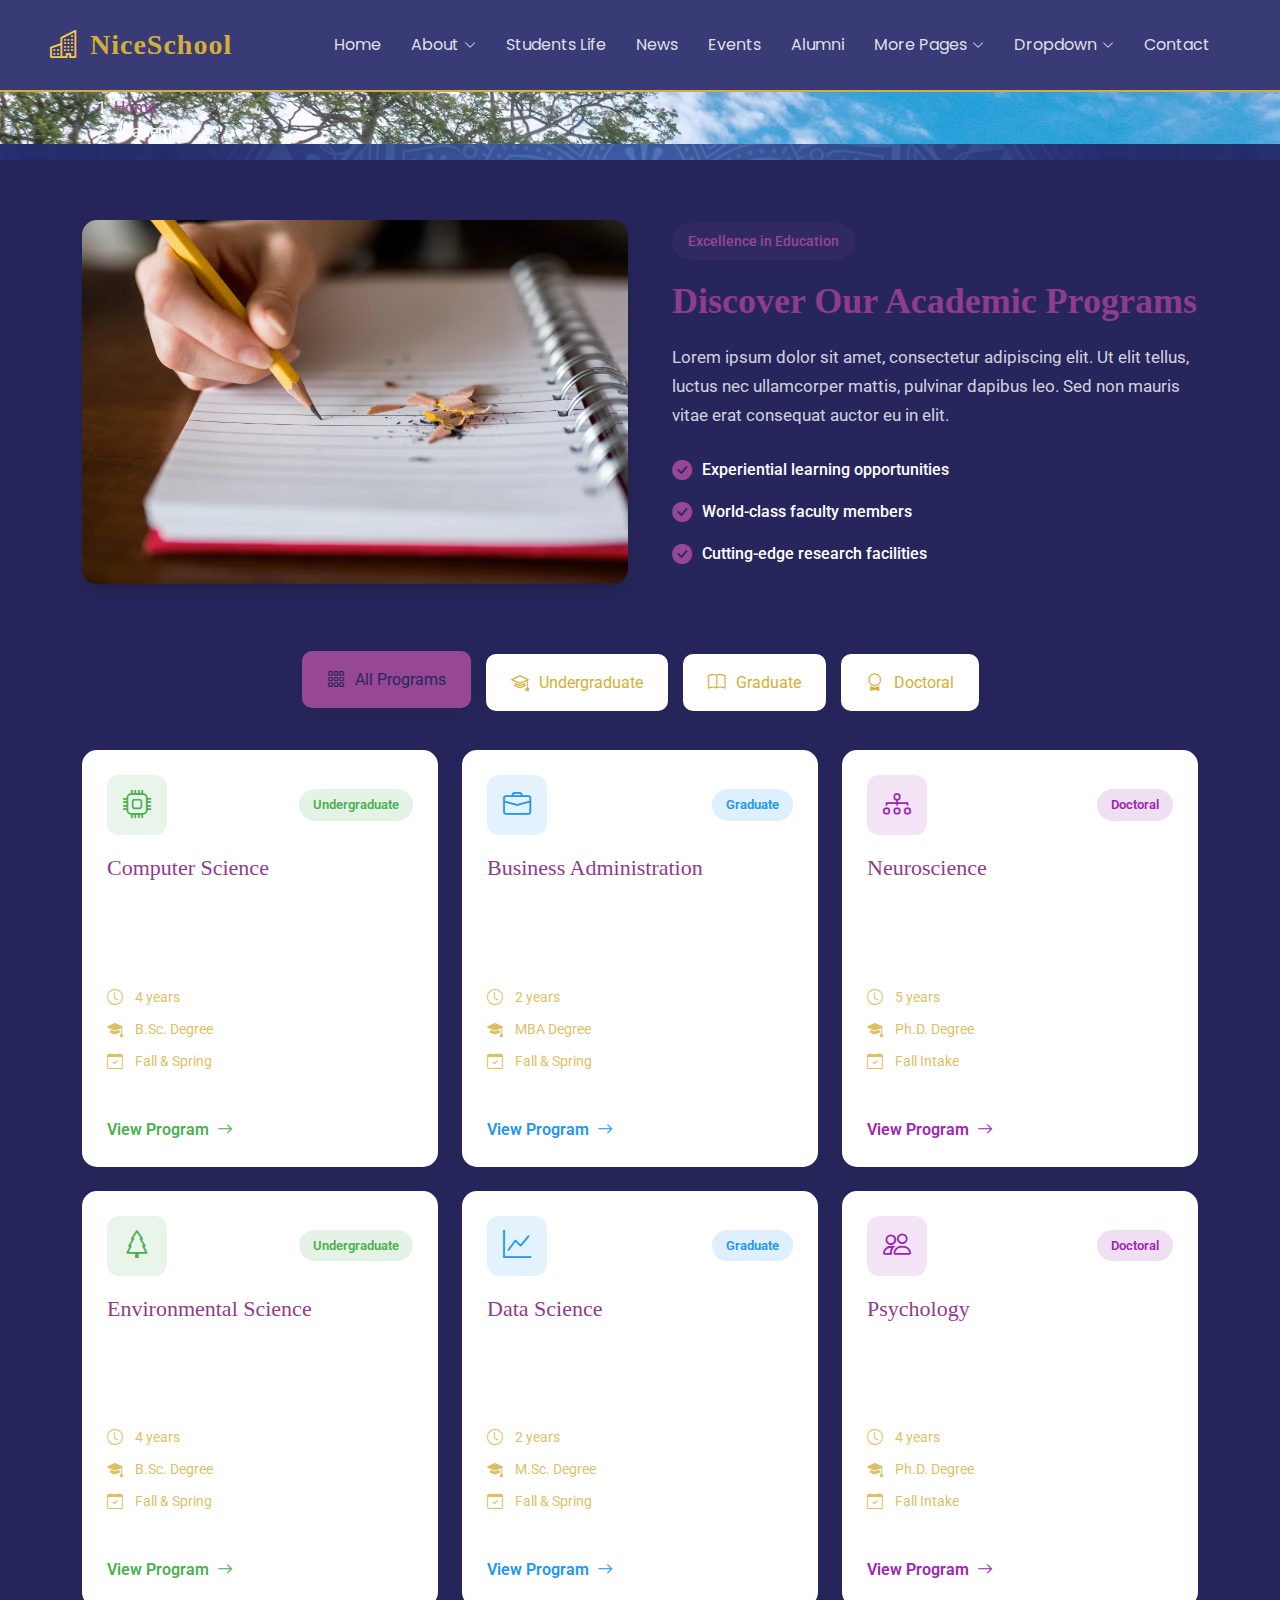
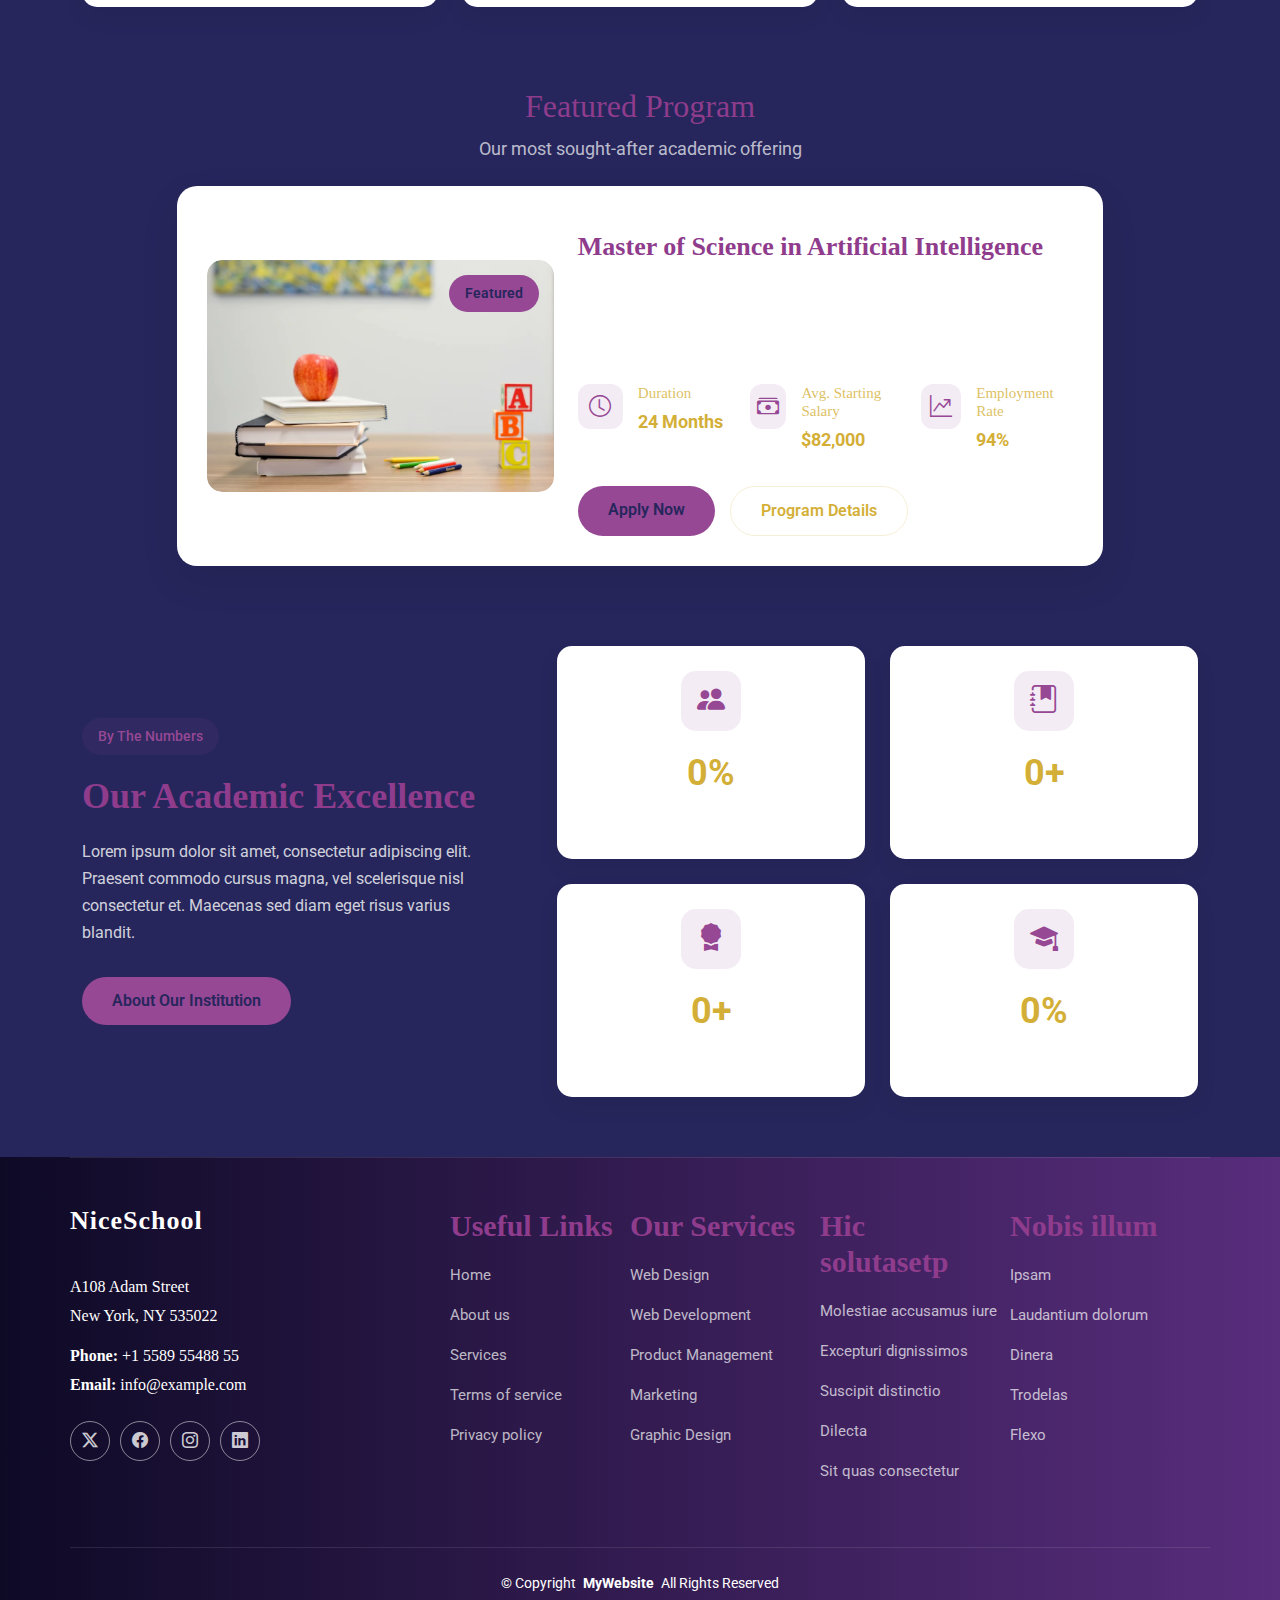
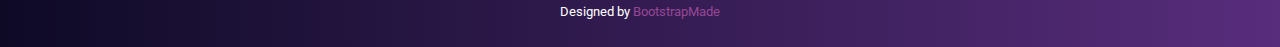
<file: academics.html>
<!DOCTYPE html>
<html lang="en">

<head>
  <meta charset="utf-8">
  <meta content="width=device-width, initial-scale=1.0" name="viewport">
  <title>Academics - NiceSchool Bootstrap Template</title>
  <meta name="description" content="">
  <meta name="keywords" content="">

  <!-- Favicons -->
  <link href="assets/img/favicon.png" rel="icon">
  <link href="assets/img/apple-touch-icon.png" rel="apple-touch-icon">

  <!-- Fonts -->
  <link href="https://fonts.googleapis.com" rel="preconnect">
  <link href="https://fonts.gstatic.com" rel="preconnect" crossorigin>
  <link href="https://fonts.googleapis.com/css2?family=Roboto:ital,wght@0,100;0,300;0,400;0,500;0,700;0,900;1,100;1,300;1,400;1,500;1,700;1,900&family=Poppins:ital,wght@0,100;0,200;0,300;0,400;0,500;0,600;0,700;0,800;0,900;1,100;1,200;1,300;1,400;1,500;1,600;1,700;1,800;1,900&family=Raleway:ital,wght@0,100;0,200;0,300;0,400;0,500;0,600;0,700;0,800;0,900;1,100;1,200;1,300;1,400;1,500;1,600;1,700;1,800;1,900&display=swap" rel="stylesheet">

  <!-- Vendor CSS Files -->
  <link href="assets/vendor/bootstrap/css/bootstrap.min.css" rel="stylesheet">
  <link href="assets/vendor/bootstrap-icons/bootstrap-icons.css" rel="stylesheet">
  <link href="assets/vendor/aos/aos.css" rel="stylesheet">
  <link href="assets/vendor/swiper/swiper-bundle.min.css" rel="stylesheet">
  <link href="assets/vendor/glightbox/css/glightbox.min.css" rel="stylesheet">

  <!-- Main CSS File -->
  <link href="assets/css/main.css" rel="stylesheet">

  <!-- =======================================================
  * Template Name: NiceSchool
  * Template URL: https://bootstrapmade.com/nice-school-bootstrap-education-template/
  * Updated: May 10 2025 with Bootstrap v5.3.6
  * Author: BootstrapMade.com
  * License: https://bootstrapmade.com/license/
  ======================================================== -->
</head>

<body class="academics-page">

  <header id="header" class="header d-flex align-items-center fixed-top">
    <div class="container-fluid container-xl position-relative d-flex align-items-center justify-content-between">

      <a href="index.html" class="logo d-flex align-items-center">
        <!-- Uncomment the line below if you also wish to use an image logo -->
        <!-- <img src="assets/img/logo.webp" alt=""> -->
        <i class="bi bi-buildings"></i>
        <h1 class="sitename">NiceSchool</h1>
      </a>

      <nav id="navmenu" class="navmenu">
        <ul>
          <li><a href="index.html">Home</a></li>
          <li class="dropdown"><a href="about.html"><span>About</span> <i class="bi bi-chevron-down toggle-dropdown"></i></a>
            <ul>
              <li><a href="about.html">About Us</a></li>
              <li><a href="admissions.html">Admissions</a></li>
              <li><a href="academics.html" class="active">Academics</a></li>
              <li><a href="faculty-staff.html">Faculty &amp; Staff</a></li>
              <li><a href="campus-facilities.html">Campus &amp; Facilities</a></li>
            </ul>
          </li>

          <li><a href="students-life.html">Students Life</a></li>
          <li><a href="news.html">News</a></li>
          <li><a href="events.html">Events</a></li>
          <li><a href="alumni.html">Alumni</a></li>
          <li class="dropdown"><a href="#"><span>More Pages</span> <i class="bi bi-chevron-down toggle-dropdown"></i></a>
            <ul>
              <li><a href="news-details.html">News Details</a></li>
              <li><a href="event-details.html">Event Details</a></li>
              <li><a href="privacy.html">Privacy</a></li>
              <li><a href="terms-of-service.html">Terms of Service</a></li>
              <li><a href="404.html">Error 404</a></li>
              <li><a href="starter-page.html">Starter Page</a></li>
            </ul>
          </li>

          <li class="dropdown"><a href="#"><span>Dropdown</span> <i class="bi bi-chevron-down toggle-dropdown"></i></a>
            <ul>
              <li><a href="#">Dropdown 1</a></li>
              <li class="dropdown"><a href="#"><span>Deep Dropdown</span> <i class="bi bi-chevron-down toggle-dropdown"></i></a>
                <ul>
                  <li><a href="#">Deep Dropdown 1</a></li>
                  <li><a href="#">Deep Dropdown 2</a></li>
                  <li><a href="#">Deep Dropdown 3</a></li>
                  <li><a href="#">Deep Dropdown 4</a></li>
                  <li><a href="#">Deep Dropdown 5</a></li>
                </ul>
              </li>
              <li><a href="#">Dropdown 2</a></li>
              <li><a href="#">Dropdown 3</a></li>
              <li><a href="#">Dropdown 4</a></li>
            </ul>
          </li>
          <li><a href="contact.html">Contact</a></li>
        </ul>
        <i class="mobile-nav-toggle d-xl-none bi bi-list"></i>
      </nav>

    </div>
  </header>

  <main class="main">

    <!-- Page Title -->
    <div class="page-title dark-background" style="background-image: url(assets/img/education/showcase-1.webp);">
      <div class="container position-relative">
        <h1>Academics</h1>
        <p>Esse dolorum voluptatum ullam est sint nemo et est ipsa porro placeat quibusdam quia assumenda numquam molestias.</p>
        <nav class="breadcrumbs">
          <ol>
            <li><a href="index.html">Home</a></li>
            <li class="current">Academics</li>
          </ol>
        </nav>
      </div>
    </div><!-- End Page Title -->

    <!-- Academics Section -->
    <section id="academics" class="academics section">

      <div class="container" data-aos="fade-up" data-aos-delay="100">

        <div class="intro-wrapper">
          <div class="row align-items-center">
            <div class="col-lg-6 mb-4 mb-lg-0" data-aos="fade-right" data-aos-delay="200">
              <div class="intro-image">
                <img src="assets/img/education/education-1.webp" alt="Academic Programs" class="img-fluid rounded-lg shadow">
                <div class="accent-shape"></div>
              </div>
            </div>
            <div class="col-lg-6" data-aos="fade-left" data-aos-delay="300">
              <div class="intro-content">
                <span class="subtitle">Excellence in Education</span>
                <h2>Discover Our Academic Programs</h2>
                <p class="intro-text">Lorem ipsum dolor sit amet, consectetur adipiscing elit. Ut elit tellus, luctus nec ullamcorper mattis, pulvinar dapibus leo. Sed non mauris vitae erat consequat auctor eu in elit.</p>
                <div class="key-highlights">
                  <div class="highlight-item">
                    <i class="bi bi-check-circle-fill"></i>
                    <span>Experiential learning opportunities</span>
                  </div>
                  <div class="highlight-item">
                    <i class="bi bi-check-circle-fill"></i>
                    <span>World-class faculty members</span>
                  </div>
                  <div class="highlight-item">
                    <i class="bi bi-check-circle-fill"></i>
                    <span>Cutting-edge research facilities</span>
                  </div>
                </div>
              </div>
            </div>
          </div>
        </div>

        <div class="programs-navigation" data-aos="fade-up" data-aos-delay="100">
          <div class="row">
            <div class="col-12">
              <div class="program-tabs">
                <ul class="nav nav-tabs justify-content-center" role="tablist">
                  <li class="nav-item" role="presentation">
                    <button class="nav-link active" id="all-tab" data-bs-toggle="tab" data-bs-target="#academics-all" type="button" role="tab">
                      <span class="icon"><i class="bi bi-grid-3x3-gap"></i></span>
                      <span class="text">All Programs</span>
                    </button>
                  </li>
                  <li class="nav-item" role="presentation">
                    <button class="nav-link" id="undergraduate-tab" data-bs-toggle="tab" data-bs-target="#academics-undergraduate" type="button" role="tab">
                      <span class="icon"><i class="bi bi-mortarboard"></i></span>
                      <span class="text">Undergraduate</span>
                    </button>
                  </li>
                  <li class="nav-item" role="presentation">
                    <button class="nav-link" id="graduate-tab" data-bs-toggle="tab" data-bs-target="#academics-graduate" type="button" role="tab">
                      <span class="icon"><i class="bi bi-book"></i></span>
                      <span class="text">Graduate</span>
                    </button>
                  </li>
                  <li class="nav-item" role="presentation">
                    <button class="nav-link" id="doctoral-tab" data-bs-toggle="tab" data-bs-target="#academics-doctoral" type="button" role="tab">
                      <span class="icon"><i class="bi bi-award"></i></span>
                      <span class="text">Doctoral</span>
                    </button>
                  </li>
                </ul>
              </div>
            </div>
          </div>
        </div>

        <div class="tab-content programs-content" data-aos="fade-up" data-aos-delay="200">
          <!-- All Programs Tab -->
          <div class="tab-pane fade show active" id="academics-all" role="tabpanel">
            <div class="row g-4">
              <!-- Program Item -->
              <div class="col-lg-4 col-md-6" data-aos="zoom-in" data-aos-delay="100">
                <div class="program-item undergraduate">
                  <div class="program-header">
                    <div class="program-icon">
                      <i class="bi bi-cpu"></i>
                    </div>
                    <span class="program-type">Undergraduate</span>
                  </div>
                  <div class="program-body">
                    <h3>Computer Science</h3>
                    <p>Lorem ipsum dolor sit amet, consectetur adipiscing elit. Ut elit tellus, luctus nec ullamcorper mattis.</p>
                    <ul class="program-details">
                      <li><i class="bi bi-clock"></i> 4 years</li>
                      <li><i class="bi bi-mortarboard-fill"></i> B.Sc. Degree</li>
                      <li><i class="bi bi-calendar-check"></i> Fall &amp; Spring</li>
                    </ul>
                  </div>
                  <div class="program-footer">
                    <a href="#" class="program-link">View Program <i class="bi bi-arrow-right"></i></a>
                  </div>
                </div>
              </div>

              <!-- Program Item -->
              <div class="col-lg-4 col-md-6" data-aos="zoom-in" data-aos-delay="200">
                <div class="program-item graduate">
                  <div class="program-header">
                    <div class="program-icon">
                      <i class="bi bi-briefcase"></i>
                    </div>
                    <span class="program-type">Graduate</span>
                  </div>
                  <div class="program-body">
                    <h3>Business Administration</h3>
                    <p>Lorem ipsum dolor sit amet, consectetur adipiscing elit. Ut elit tellus, luctus nec ullamcorper mattis.</p>
                    <ul class="program-details">
                      <li><i class="bi bi-clock"></i> 2 years</li>
                      <li><i class="bi bi-mortarboard-fill"></i> MBA Degree</li>
                      <li><i class="bi bi-calendar-check"></i> Fall &amp; Spring</li>
                    </ul>
                  </div>
                  <div class="program-footer">
                    <a href="#" class="program-link">View Program <i class="bi bi-arrow-right"></i></a>
                  </div>
                </div>
              </div>

              <!-- Program Item -->
              <div class="col-lg-4 col-md-6" data-aos="zoom-in" data-aos-delay="300">
                <div class="program-item doctoral">
                  <div class="program-header">
                    <div class="program-icon">
                      <i class="bi bi-diagram-3"></i>
                    </div>
                    <span class="program-type">Doctoral</span>
                  </div>
                  <div class="program-body">
                    <h3>Neuroscience</h3>
                    <p>Lorem ipsum dolor sit amet, consectetur adipiscing elit. Ut elit tellus, luctus nec ullamcorper mattis.</p>
                    <ul class="program-details">
                      <li><i class="bi bi-clock"></i> 5 years</li>
                      <li><i class="bi bi-mortarboard-fill"></i> Ph.D. Degree</li>
                      <li><i class="bi bi-calendar-check"></i> Fall Intake</li>
                    </ul>
                  </div>
                  <div class="program-footer">
                    <a href="#" class="program-link">View Program <i class="bi bi-arrow-right"></i></a>
                  </div>
                </div>
              </div>

              <!-- Program Item -->
              <div class="col-lg-4 col-md-6" data-aos="zoom-in" data-aos-delay="100">
                <div class="program-item undergraduate">
                  <div class="program-header">
                    <div class="program-icon">
                      <i class="bi bi-tree"></i>
                    </div>
                    <span class="program-type">Undergraduate</span>
                  </div>
                  <div class="program-body">
                    <h3>Environmental Science</h3>
                    <p>Lorem ipsum dolor sit amet, consectetur adipiscing elit. Ut elit tellus, luctus nec ullamcorper mattis.</p>
                    <ul class="program-details">
                      <li><i class="bi bi-clock"></i> 4 years</li>
                      <li><i class="bi bi-mortarboard-fill"></i> B.Sc. Degree</li>
                      <li><i class="bi bi-calendar-check"></i> Fall &amp; Spring</li>
                    </ul>
                  </div>
                  <div class="program-footer">
                    <a href="#" class="program-link">View Program <i class="bi bi-arrow-right"></i></a>
                  </div>
                </div>
              </div>

              <!-- Program Item -->
              <div class="col-lg-4 col-md-6" data-aos="zoom-in" data-aos-delay="200">
                <div class="program-item graduate">
                  <div class="program-header">
                    <div class="program-icon">
                      <i class="bi bi-graph-up"></i>
                    </div>
                    <span class="program-type">Graduate</span>
                  </div>
                  <div class="program-body">
                    <h3>Data Science</h3>
                    <p>Lorem ipsum dolor sit amet, consectetur adipiscing elit. Ut elit tellus, luctus nec ullamcorper mattis.</p>
                    <ul class="program-details">
                      <li><i class="bi bi-clock"></i> 2 years</li>
                      <li><i class="bi bi-mortarboard-fill"></i> M.Sc. Degree</li>
                      <li><i class="bi bi-calendar-check"></i> Fall &amp; Spring</li>
                    </ul>
                  </div>
                  <div class="program-footer">
                    <a href="#" class="program-link">View Program <i class="bi bi-arrow-right"></i></a>
                  </div>
                </div>
              </div>

              <!-- Program Item -->
              <div class="col-lg-4 col-md-6" data-aos="zoom-in" data-aos-delay="300">
                <div class="program-item doctoral">
                  <div class="program-header">
                    <div class="program-icon">
                      <i class="bi bi-people"></i>
                    </div>
                    <span class="program-type">Doctoral</span>
                  </div>
                  <div class="program-body">
                    <h3>Psychology</h3>
                    <p>Lorem ipsum dolor sit amet, consectetur adipiscing elit. Ut elit tellus, luctus nec ullamcorper mattis.</p>
                    <ul class="program-details">
                      <li><i class="bi bi-clock"></i> 4 years</li>
                      <li><i class="bi bi-mortarboard-fill"></i> Ph.D. Degree</li>
                      <li><i class="bi bi-calendar-check"></i> Fall Intake</li>
                    </ul>
                  </div>
                  <div class="program-footer">
                    <a href="#" class="program-link">View Program <i class="bi bi-arrow-right"></i></a>
                  </div>
                </div>
              </div>
            </div>
          </div>

          <!-- Undergraduate Tab -->
          <div class="tab-pane fade" id="academics-undergraduate" role="tabpanel">
            <div class="row g-4">
              <!-- Program Item -->
              <div class="col-lg-4 col-md-6" data-aos="zoom-in">
                <div class="program-item undergraduate">
                  <div class="program-header">
                    <div class="program-icon">
                      <i class="bi bi-cpu"></i>
                    </div>
                    <span class="program-type">Undergraduate</span>
                  </div>
                  <div class="program-body">
                    <h3>Computer Science</h3>
                    <p>Lorem ipsum dolor sit amet, consectetur adipiscing elit. Ut elit tellus, luctus nec ullamcorper mattis.</p>
                    <ul class="program-details">
                      <li><i class="bi bi-clock"></i> 4 years</li>
                      <li><i class="bi bi-mortarboard-fill"></i> B.Sc. Degree</li>
                      <li><i class="bi bi-calendar-check"></i> Fall &amp; Spring</li>
                    </ul>
                  </div>
                  <div class="program-footer">
                    <a href="#" class="program-link">View Program <i class="bi bi-arrow-right"></i></a>
                  </div>
                </div>
              </div>

              <!-- Program Item -->
              <div class="col-lg-4 col-md-6" data-aos="zoom-in" data-aos-delay="100">
                <div class="program-item undergraduate">
                  <div class="program-header">
                    <div class="program-icon">
                      <i class="bi bi-tree"></i>
                    </div>
                    <span class="program-type">Undergraduate</span>
                  </div>
                  <div class="program-body">
                    <h3>Environmental Science</h3>
                    <p>Lorem ipsum dolor sit amet, consectetur adipiscing elit. Ut elit tellus, luctus nec ullamcorper mattis.</p>
                    <ul class="program-details">
                      <li><i class="bi bi-clock"></i> 4 years</li>
                      <li><i class="bi bi-mortarboard-fill"></i> B.Sc. Degree</li>
                      <li><i class="bi bi-calendar-check"></i> Fall &amp; Spring</li>
                    </ul>
                  </div>
                  <div class="program-footer">
                    <a href="#" class="program-link">View Program <i class="bi bi-arrow-right"></i></a>
                  </div>
                </div>
              </div>
            </div>
          </div>

          <!-- Graduate Tab -->
          <div class="tab-pane fade" id="academics-graduate" role="tabpanel">
            <div class="row g-4">
              <!-- Program Item -->
              <div class="col-lg-4 col-md-6" data-aos="zoom-in">
                <div class="program-item graduate">
                  <div class="program-header">
                    <div class="program-icon">
                      <i class="bi bi-briefcase"></i>
                    </div>
                    <span class="program-type">Graduate</span>
                  </div>
                  <div class="program-body">
                    <h3>Business Administration</h3>
                    <p>Lorem ipsum dolor sit amet, consectetur adipiscing elit. Ut elit tellus, luctus nec ullamcorper mattis.</p>
                    <ul class="program-details">
                      <li><i class="bi bi-clock"></i> 2 years</li>
                      <li><i class="bi bi-mortarboard-fill"></i> MBA Degree</li>
                      <li><i class="bi bi-calendar-check"></i> Fall &amp; Spring</li>
                    </ul>
                  </div>
                  <div class="program-footer">
                    <a href="#" class="program-link">View Program <i class="bi bi-arrow-right"></i></a>
                  </div>
                </div>
              </div>

              <!-- Program Item -->
              <div class="col-lg-4 col-md-6" data-aos="zoom-in" data-aos-delay="100">
                <div class="program-item graduate">
                  <div class="program-header">
                    <div class="program-icon">
                      <i class="bi bi-graph-up"></i>
                    </div>
                    <span class="program-type">Graduate</span>
                  </div>
                  <div class="program-body">
                    <h3>Data Science</h3>
                    <p>Lorem ipsum dolor sit amet, consectetur adipiscing elit. Ut elit tellus, luctus nec ullamcorper mattis.</p>
                    <ul class="program-details">
                      <li><i class="bi bi-clock"></i> 2 years</li>
                      <li><i class="bi bi-mortarboard-fill"></i> M.Sc. Degree</li>
                      <li><i class="bi bi-calendar-check"></i> Fall &amp; Spring</li>
                    </ul>
                  </div>
                  <div class="program-footer">
                    <a href="#" class="program-link">View Program <i class="bi bi-arrow-right"></i></a>
                  </div>
                </div>
              </div>
            </div>
          </div>

          <!-- Doctoral Tab -->
          <div class="tab-pane fade" id="academics-doctoral" role="tabpanel">
            <div class="row g-4">
              <!-- Program Item -->
              <div class="col-lg-4 col-md-6" data-aos="zoom-in">
                <div class="program-item doctoral">
                  <div class="program-header">
                    <div class="program-icon">
                      <i class="bi bi-diagram-3"></i>
                    </div>
                    <span class="program-type">Doctoral</span>
                  </div>
                  <div class="program-body">
                    <h3>Neuroscience</h3>
                    <p>Lorem ipsum dolor sit amet, consectetur adipiscing elit. Ut elit tellus, luctus nec ullamcorper mattis.</p>
                    <ul class="program-details">
                      <li><i class="bi bi-clock"></i> 5 years</li>
                      <li><i class="bi bi-mortarboard-fill"></i> Ph.D. Degree</li>
                      <li><i class="bi bi-calendar-check"></i> Fall Intake</li>
                    </ul>
                  </div>
                  <div class="program-footer">
                    <a href="#" class="program-link">View Program <i class="bi bi-arrow-right"></i></a>
                  </div>
                </div>
              </div>

              <!-- Program Item -->
              <div class="col-lg-4 col-md-6" data-aos="zoom-in" data-aos-delay="100">
                <div class="program-item doctoral">
                  <div class="program-header">
                    <div class="program-icon">
                      <i class="bi bi-people"></i>
                    </div>
                    <span class="program-type">Doctoral</span>
                  </div>
                  <div class="program-body">
                    <h3>Psychology</h3>
                    <p>Lorem ipsum dolor sit amet, consectetur adipiscing elit. Ut elit tellus, luctus nec ullamcorper mattis.</p>
                    <ul class="program-details">
                      <li><i class="bi bi-clock"></i> 4 years</li>
                      <li><i class="bi bi-mortarboard-fill"></i> Ph.D. Degree</li>
                      <li><i class="bi bi-calendar-check"></i> Fall Intake</li>
                    </ul>
                  </div>
                  <div class="program-footer">
                    <a href="#" class="program-link">View Program <i class="bi bi-arrow-right"></i></a>
                  </div>
                </div>
              </div>
            </div>
          </div>
        </div>

        <div class="featured-program-wrapper" data-aos="fade-up">
          <div class="row">
            <div class="col-12">
              <div class="section-heading text-center mb-4">
                <h2>Featured Program</h2>
                <p>Our most sought-after academic offering</p>
              </div>
            </div>
          </div>
          <div class="row">
            <div class="col-lg-10 mx-auto">
              <div class="featured-program-card">
                <div class="row align-items-center">
                  <div class="col-lg-5 mb-4 mb-lg-0" data-aos="fade-right" data-aos-delay="100">
                    <div class="featured-program-image">
                      <img src="assets/img/education/education-5.webp" alt="Artificial Intelligence Program" class="img-fluid">
                      <div class="program-label">
                        <span>Featured</span>
                      </div>
                    </div>
                  </div>
                  <div class="col-lg-7" data-aos="fade-left" data-aos-delay="200">
                    <div class="featured-program-content">
                      <h3>Master of Science in Artificial Intelligence</h3>
                      <p>Lorem ipsum dolor sit amet, consectetur adipiscing elit. Praesent commodo cursus magna, vel scelerisque nisl consectetur et. Cras mattis consectetur purus sit amet fermentum.</p>

                      <div class="program-highlights">
                        <div class="highlight">
                          <div class="highlight-icon">
                            <i class="bi bi-clock"></i>
                          </div>
                          <div class="highlight-info">
                            <h4>Duration</h4>
                            <p>24 Months</p>
                          </div>
                        </div>
                        <div class="highlight">
                          <div class="highlight-icon">
                            <i class="bi bi-cash-stack"></i>
                          </div>
                          <div class="highlight-info">
                            <h4>Avg. Starting Salary</h4>
                            <p>$82,000</p>
                          </div>
                        </div>
                        <div class="highlight">
                          <div class="highlight-icon">
                            <i class="bi bi-graph-up-arrow"></i>
                          </div>
                          <div class="highlight-info">
                            <h4>Employment Rate</h4>
                            <p>94%</p>
                          </div>
                        </div>
                      </div>

                      <div class="featured-program-action">
                        <a href="#" class="btn-apply">Apply Now</a>
                        <a href="#" class="btn-details">Program Details</a>
                      </div>
                    </div>
                  </div>
                </div>
              </div>
            </div>
          </div>
        </div>

        <div class="stats-wrapper" data-aos="fade-up">
          <div class="row align-items-center">
            <div class="col-lg-5 mb-4 mb-lg-0" data-aos="fade-right" data-aos-delay="100">
              <div class="stats-content">
                <span class="subtitle">By The Numbers</span>
                <h2>Our Academic Excellence</h2>
                <p>Lorem ipsum dolor sit amet, consectetur adipiscing elit. Praesent commodo cursus magna, vel scelerisque nisl consectetur et. Maecenas sed diam eget risus varius blandit.</p>
                <a href="#" class="btn-about">About Our Institution</a>
              </div>
            </div>
            <div class="col-lg-7" data-aos="fade-left" data-aos-delay="200">
              <div class="stats-grid">
                <div class="stat-card" data-aos="zoom-in" data-aos-delay="100">
                  <div class="stat-icon">
                    <i class="bi bi-people-fill"></i>
                  </div>
                  <div class="stat-number">
                    <span data-purecounter-start="0" data-purecounter-end="92" data-purecounter-duration="1" class="purecounter"></span>%
                  </div>
                  <div class="stat-title">Student Satisfaction</div>
                </div>

                <div class="stat-card" data-aos="zoom-in" data-aos-delay="200">
                  <div class="stat-icon">
                    <i class="bi bi-journal-bookmark-fill"></i>
                  </div>
                  <div class="stat-number">
                    <span data-purecounter-start="0" data-purecounter-end="150" data-purecounter-duration="1" class="purecounter"></span>+
                  </div>
                  <div class="stat-title">Academic Programs</div>
                </div>

                <div class="stat-card" data-aos="zoom-in" data-aos-delay="300">
                  <div class="stat-icon">
                    <i class="bi bi-award-fill"></i>
                  </div>
                  <div class="stat-number">
                    <span data-purecounter-start="0" data-purecounter-end="25" data-purecounter-duration="1" class="purecounter"></span>+
                  </div>
                  <div class="stat-title">Research Centers</div>
                </div>

                <div class="stat-card" data-aos="zoom-in" data-aos-delay="400">
                  <div class="stat-icon">
                    <i class="bi bi-mortarboard-fill"></i>
                  </div>
                  <div class="stat-number">
                    <span data-purecounter-start="0" data-purecounter-end="96" data-purecounter-duration="1" class="purecounter"></span>%
                  </div>
                  <div class="stat-title">Graduation Rate</div>
                </div>
              </div>
            </div>
          </div>
        </div>

      </div>

    </section><!-- /Academics Section -->

  </main>

  <footer id="footer" class="footer position-relative dark-background">

    <div class="container footer-top">
      <div class="row gy-4">
        <div class="col-lg-4 col-md-6 footer-about">
          <a href="index.html" class="logo d-flex align-items-center">
            <span class="sitename">NiceSchool</span>
          </a>
          <div class="footer-contact pt-3">
            <p>A108 Adam Street</p>
            <p>New York, NY 535022</p>
            <p class="mt-3"><strong>Phone:</strong> <span>+1 5589 55488 55</span></p>
            <p><strong>Email:</strong> <span>info@example.com</span></p>
          </div>
          <div class="social-links d-flex mt-4">
            <a href=""><i class="bi bi-twitter-x"></i></a>
            <a href=""><i class="bi bi-facebook"></i></a>
            <a href=""><i class="bi bi-instagram"></i></a>
            <a href=""><i class="bi bi-linkedin"></i></a>
          </div>
        </div>

        <div class="col-lg-2 col-md-3 footer-links">
          <h4>Useful Links</h4>
          <ul>
            <li><a href="#">Home</a></li>
            <li><a href="#">About us</a></li>
            <li><a href="#">Services</a></li>
            <li><a href="#">Terms of service</a></li>
            <li><a href="#">Privacy policy</a></li>
          </ul>
        </div>

        <div class="col-lg-2 col-md-3 footer-links">
          <h4>Our Services</h4>
          <ul>
            <li><a href="#">Web Design</a></li>
            <li><a href="#">Web Development</a></li>
            <li><a href="#">Product Management</a></li>
            <li><a href="#">Marketing</a></li>
            <li><a href="#">Graphic Design</a></li>
          </ul>
        </div>

        <div class="col-lg-2 col-md-3 footer-links">
          <h4>Hic solutasetp</h4>
          <ul>
            <li><a href="#">Molestiae accusamus iure</a></li>
            <li><a href="#">Excepturi dignissimos</a></li>
            <li><a href="#">Suscipit distinctio</a></li>
            <li><a href="#">Dilecta</a></li>
            <li><a href="#">Sit quas consectetur</a></li>
          </ul>
        </div>

        <div class="col-lg-2 col-md-3 footer-links">
          <h4>Nobis illum</h4>
          <ul>
            <li><a href="#">Ipsam</a></li>
            <li><a href="#">Laudantium dolorum</a></li>
            <li><a href="#">Dinera</a></li>
            <li><a href="#">Trodelas</a></li>
            <li><a href="#">Flexo</a></li>
          </ul>
        </div>

      </div>
    </div>

    <div class="container copyright text-center mt-4">
      <p>© <span>Copyright</span> <strong class="px-1 sitename">MyWebsite</strong> <span>All Rights Reserved</span></p>
      <div class="credits">
        <!-- All the links in the footer should remain intact. -->
        <!-- You can delete the links only if you've purchased the pro version. -->
        <!-- Licensing information: https://bootstrapmade.com/license/ -->
        <!-- Purchase the pro version with working PHP/AJAX contact form: [buy-url] -->
        Designed by <a href="https://bootstrapmade.com/">BootstrapMade</a>
      </div>
    </div>

  </footer>

  <!-- Scroll Top -->
  <a href="#" id="scroll-top" class="scroll-top d-flex align-items-center justify-content-center"><i class="bi bi-arrow-up-short"></i></a>

  <!-- Preloader -->
  <div id="preloader"></div>

  <!-- Vendor JS Files -->
  <script src="assets/vendor/bootstrap/js/bootstrap.bundle.min.js"></script>
  <script src="assets/vendor/php-email-form/validate.js"></script>
  <script src="assets/vendor/aos/aos.js"></script>
  <script src="assets/vendor/purecounter/purecounter_vanilla.js"></script>
  <script src="assets/vendor/imagesloaded/imagesloaded.pkgd.min.js"></script>
  <script src="assets/vendor/isotope-layout/isotope.pkgd.min.js"></script>
  <script src="assets/vendor/swiper/swiper-bundle.min.js"></script>
  <script src="assets/vendor/glightbox/js/glightbox.min.js"></script>

  <!-- Main JS File -->
  <script src="assets/js/main.js"></script>

</body>

</html>
</file>
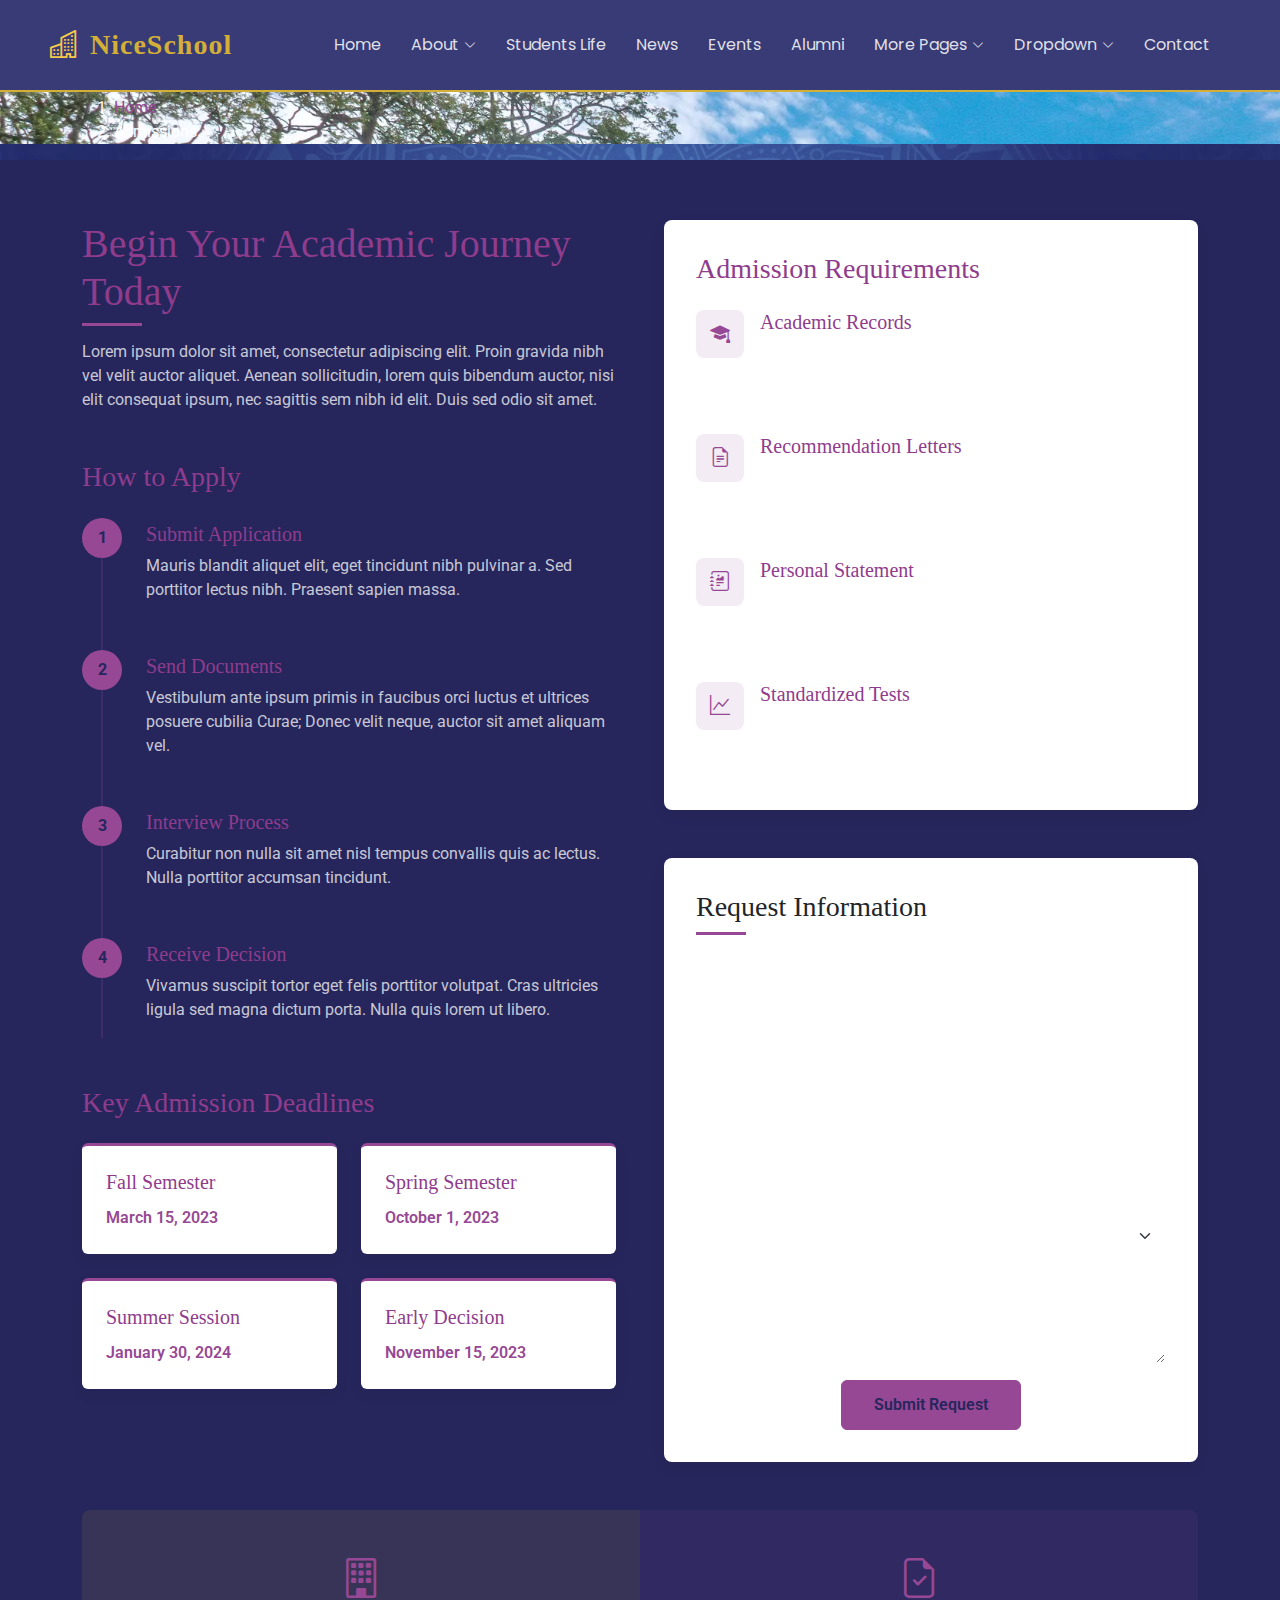
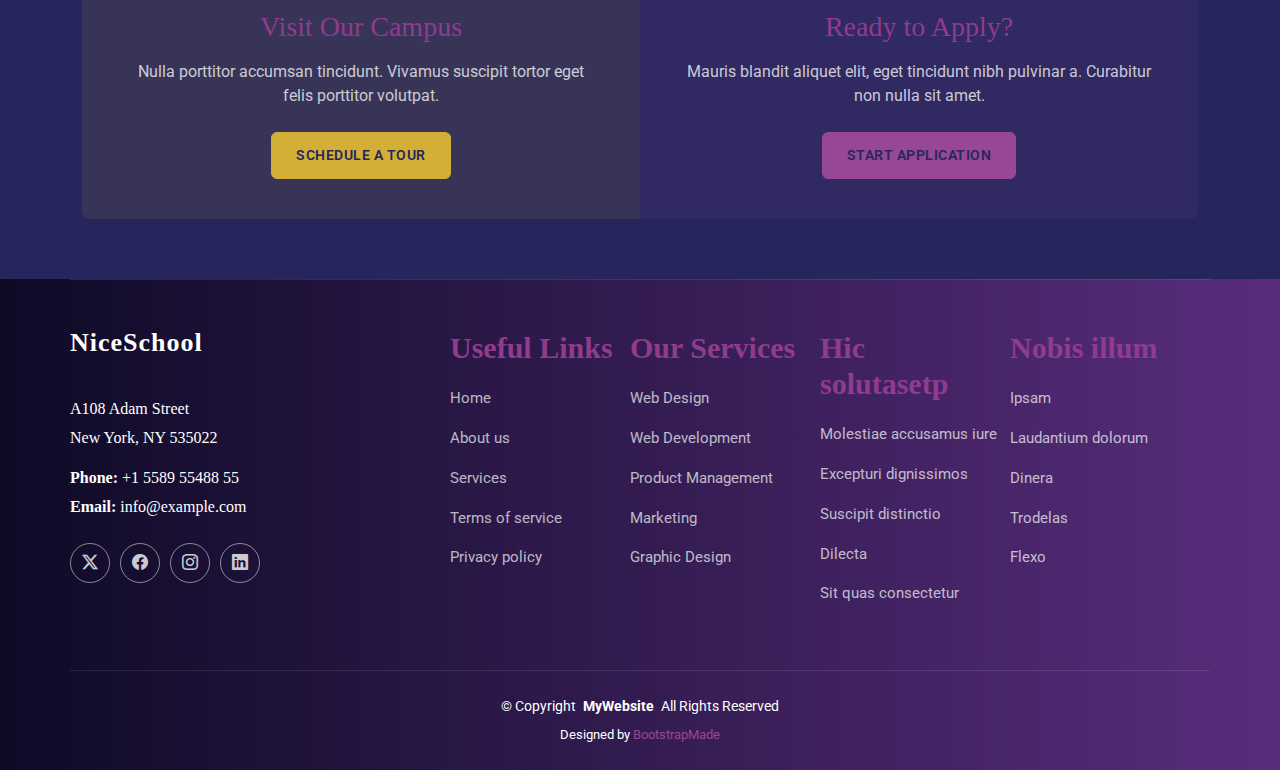
<file: admissions.html>
<!DOCTYPE html>
<html lang="en">

<head>
  <meta charset="utf-8">
  <meta content="width=device-width, initial-scale=1.0" name="viewport">
  <title>Admissions - NiceSchool Bootstrap Template</title>
  <meta name="description" content="">
  <meta name="keywords" content="">

  <!-- Favicons -->
  <link href="assets/img/favicon.png" rel="icon">
  <link href="assets/img/apple-touch-icon.png" rel="apple-touch-icon">

  <!-- Fonts -->
  <link href="https://fonts.googleapis.com" rel="preconnect">
  <link href="https://fonts.gstatic.com" rel="preconnect" crossorigin>
  <link href="https://fonts.googleapis.com/css2?family=Roboto:ital,wght@0,100;0,300;0,400;0,500;0,700;0,900;1,100;1,300;1,400;1,500;1,700;1,900&family=Poppins:ital,wght@0,100;0,200;0,300;0,400;0,500;0,600;0,700;0,800;0,900;1,100;1,200;1,300;1,400;1,500;1,600;1,700;1,800;1,900&family=Raleway:ital,wght@0,100;0,200;0,300;0,400;0,500;0,600;0,700;0,800;0,900;1,100;1,200;1,300;1,400;1,500;1,600;1,700;1,800;1,900&display=swap" rel="stylesheet">

  <!-- Vendor CSS Files -->
  <link href="assets/vendor/bootstrap/css/bootstrap.min.css" rel="stylesheet">
  <link href="assets/vendor/bootstrap-icons/bootstrap-icons.css" rel="stylesheet">
  <link href="assets/vendor/aos/aos.css" rel="stylesheet">
  <link href="assets/vendor/swiper/swiper-bundle.min.css" rel="stylesheet">
  <link href="assets/vendor/glightbox/css/glightbox.min.css" rel="stylesheet">

  <!-- Main CSS File -->
  <link href="assets/css/main.css" rel="stylesheet">

  <!-- =======================================================
  * Template Name: NiceSchool
  * Template URL: https://bootstrapmade.com/nice-school-bootstrap-education-template/
  * Updated: May 10 2025 with Bootstrap v5.3.6
  * Author: BootstrapMade.com
  * License: https://bootstrapmade.com/license/
  ======================================================== -->
</head>

<body class="admissions-page">

  <header id="header" class="header d-flex align-items-center fixed-top">
    <div class="container-fluid container-xl position-relative d-flex align-items-center justify-content-between">

      <a href="index.html" class="logo d-flex align-items-center">
        <!-- Uncomment the line below if you also wish to use an image logo -->
        <!-- <img src="assets/img/logo.webp" alt=""> -->
        <i class="bi bi-buildings"></i>
        <h1 class="sitename">NiceSchool</h1>
      </a>

      <nav id="navmenu" class="navmenu">
        <ul>
          <li><a href="index.html">Home</a></li>
          <li class="dropdown"><a href="about.html"><span>About</span> <i class="bi bi-chevron-down toggle-dropdown"></i></a>
            <ul>
              <li><a href="about.html">About Us</a></li>
              <li><a href="admissions.html" class="active">Admissions</a></li>
              <li><a href="academics.html">Academics</a></li>
              <li><a href="faculty-staff.html">Faculty &amp; Staff</a></li>
              <li><a href="campus-facilities.html">Campus &amp; Facilities</a></li>
            </ul>
          </li>

          <li><a href="students-life.html">Students Life</a></li>
          <li><a href="news.html">News</a></li>
          <li><a href="events.html">Events</a></li>
          <li><a href="alumni.html">Alumni</a></li>
          <li class="dropdown"><a href="#"><span>More Pages</span> <i class="bi bi-chevron-down toggle-dropdown"></i></a>
            <ul>
              <li><a href="news-details.html">News Details</a></li>
              <li><a href="event-details.html">Event Details</a></li>
              <li><a href="privacy.html">Privacy</a></li>
              <li><a href="terms-of-service.html">Terms of Service</a></li>
              <li><a href="404.html">Error 404</a></li>
              <li><a href="starter-page.html">Starter Page</a></li>
            </ul>
          </li>

          <li class="dropdown"><a href="#"><span>Dropdown</span> <i class="bi bi-chevron-down toggle-dropdown"></i></a>
            <ul>
              <li><a href="#">Dropdown 1</a></li>
              <li class="dropdown"><a href="#"><span>Deep Dropdown</span> <i class="bi bi-chevron-down toggle-dropdown"></i></a>
                <ul>
                  <li><a href="#">Deep Dropdown 1</a></li>
                  <li><a href="#">Deep Dropdown 2</a></li>
                  <li><a href="#">Deep Dropdown 3</a></li>
                  <li><a href="#">Deep Dropdown 4</a></li>
                  <li><a href="#">Deep Dropdown 5</a></li>
                </ul>
              </li>
              <li><a href="#">Dropdown 2</a></li>
              <li><a href="#">Dropdown 3</a></li>
              <li><a href="#">Dropdown 4</a></li>
            </ul>
          </li>
          <li><a href="contact.html">Contact</a></li>
        </ul>
        <i class="mobile-nav-toggle d-xl-none bi bi-list"></i>
      </nav>

    </div>
  </header>

  <main class="main">

    <!-- Page Title -->
    <div class="page-title dark-background" style="background-image: url(assets/img/education/showcase-1.webp);">
      <div class="container position-relative">
        <h1>Admissions</h1>
        <p>Esse dolorum voluptatum ullam est sint nemo et est ipsa porro placeat quibusdam quia assumenda numquam molestias.</p>
        <nav class="breadcrumbs">
          <ol>
            <li><a href="index.html">Home</a></li>
            <li class="current">Admissions</li>
          </ol>
        </nav>
      </div>
    </div><!-- End Page Title -->

    <!-- Admissions Section -->
    <section id="admissions" class="admissions section">
      <div class="container" data-aos="fade-up" data-aos-delay="100">
        <div class="row gy-5 g-lg-5">
          <div class="col-lg-6">
            <div class="admissions-info" data-aos="fade-up">
              <h2>Begin Your Academic Journey Today</h2>
              <p>Lorem ipsum dolor sit amet, consectetur adipiscing elit. Proin gravida nibh vel velit auctor aliquet. Aenean sollicitudin, lorem quis bibendum auctor, nisi elit consequat ipsum, nec sagittis sem nibh id elit. Duis sed odio sit amet.</p>

              <div class="admissions-steps mt-5">
                <h3>How to Apply</h3>
                <div class="steps-wrapper mt-4">
                  <div class="step-item" data-aos="fade-up" data-aos-delay="100">
                    <div class="step-number">1</div>
                    <div class="step-content">
                      <h4>Submit Application</h4>
                      <p>Mauris blandit aliquet elit, eget tincidunt nibh pulvinar a. Sed porttitor lectus nibh. Praesent sapien massa.</p>
                    </div>
                  </div>

                  <div class="step-item" data-aos="fade-up" data-aos-delay="200">
                    <div class="step-number">2</div>
                    <div class="step-content">
                      <h4>Send Documents</h4>
                      <p>Vestibulum ante ipsum primis in faucibus orci luctus et ultrices posuere cubilia Curae; Donec velit neque, auctor sit amet aliquam vel.</p>
                    </div>
                  </div>

                  <div class="step-item" data-aos="fade-up" data-aos-delay="300">
                    <div class="step-number">3</div>
                    <div class="step-content">
                      <h4>Interview Process</h4>
                      <p>Curabitur non nulla sit amet nisl tempus convallis quis ac lectus. Nulla porttitor accumsan tincidunt.</p>
                    </div>
                  </div>

                  <div class="step-item" data-aos="fade-up" data-aos-delay="400">
                    <div class="step-number">4</div>
                    <div class="step-content">
                      <h4>Receive Decision</h4>
                      <p>Vivamus suscipit tortor eget felis porttitor volutpat. Cras ultricies ligula sed magna dictum porta. Nulla quis lorem ut libero.</p>
                    </div>
                  </div>
                </div>
              </div>

              <div class="deadlines mt-5" data-aos="fade-up">
                <h3>Key Admission Deadlines</h3>
                <div class="deadline-grid mt-4">
                  <div class="deadline-item">
                    <h4>Fall Semester</h4>
                    <div class="date">March 15, 2023</div>
                  </div>
                  <div class="deadline-item">
                    <h4>Spring Semester</h4>
                    <div class="date">October 1, 2023</div>
                  </div>
                  <div class="deadline-item">
                    <h4>Summer Session</h4>
                    <div class="date">January 30, 2024</div>
                  </div>
                  <div class="deadline-item">
                    <h4>Early Decision</h4>
                    <div class="date">November 15, 2023</div>
                  </div>
                </div>
              </div>
            </div>
          </div>

          <div class="col-lg-6">
            <div class="admissions-requirements" data-aos="fade-up">
              <h3>Admission Requirements</h3>
              <div class="requirements-list mt-4">
                <div class="requirement-item" data-aos="fade-up" data-aos-delay="100">
                  <div class="icon-box">
                    <i class="bi bi-mortarboard-fill"></i>
                  </div>
                  <div>
                    <h4>Academic Records</h4>
                    <p>Pellentesque in ipsum id orci porta dapibus. Vivamus magna justo, lacinia eget consectetur sed.</p>
                  </div>
                </div>

                <div class="requirement-item" data-aos="fade-up" data-aos-delay="200">
                  <div class="icon-box">
                    <i class="bi bi-file-earmark-text"></i>
                  </div>
                  <div>
                    <h4>Recommendation Letters</h4>
                    <p>Nulla quis lorem ut libero malesuada feugiat. Curabitur non nulla sit amet nisl tempus.</p>
                  </div>
                </div>

                <div class="requirement-item" data-aos="fade-up" data-aos-delay="300">
                  <div class="icon-box">
                    <i class="bi bi-journal-richtext"></i>
                  </div>
                  <div>
                    <h4>Personal Statement</h4>
                    <p>Proin eget tortor risus. Vivamus suscipit tortor eget felis porttitor volutpat.</p>
                  </div>
                </div>

                <div class="requirement-item" data-aos="fade-up" data-aos-delay="400">
                  <div class="icon-box">
                    <i class="bi bi-graph-up"></i>
                  </div>
                  <div>
                    <h4>Standardized Tests</h4>
                    <p>Lorem ipsum dolor sit amet, consectetur adipiscing elit. Mauris blandit aliquet elit.</p>
                  </div>
                </div>
              </div>
            </div>

            <div class="request-info mt-5" data-aos="fade-up">
              <div class="card">
                <div class="card-body">
                  <h3 class="card-title">Request Information</h3>
                  <p>Lorem ipsum dolor sit amet, consectetur adipiscing elit. Proin gravida nibh vel velit auctor aliquet.</p>

                  <form class="php-email-form mt-4" action="forms/contact.php">
                    <div class="mb-3">
                      <input type="text" name="name" class="form-control" placeholder="Full Name" required="">
                    </div>
                    <div class="mb-3">
                      <input type="email" name="email" class="form-control" placeholder="Email Address" required="">
                    </div>
                    <div class="mb-3">
                      <input type="tel" name="phone" class="form-control" placeholder="Phone Number">
                    </div>
                    <div class="mb-3">
                      <select name="subject" class="form-select" required="">
                        <option value="" selected="" disabled="">Program of Interest</option>
                        <option value="Undergraduate">Undergraduate</option>
                        <option value="Graduate">Graduate</option>
                        <option value="Doctoral">Doctoral</option>
                        <option value="Certificate">Certificate</option>
                      </select>
                    </div>
                    <div class="mb-3">
                      <textarea name="message" class="form-control" rows="3" placeholder="Questions or Comments" required=""></textarea>
                    </div>
                    <div class="loading">Loading</div>
                    <div class="error-message"></div>
                    <div class="sent-message">Your request has been sent. Thank you!</div>
                    <div class="text-center">
                      <button type="submit" class="btn btn-primary">Submit Request</button>
                    </div>
                  </form>
                </div>
              </div>
            </div>
          </div>
        </div>

        <div class="cta-wrapper mt-5" data-aos="fade-up">
          <div class="row g-0">
            <div class="col-md-6">
              <div class="cta-item tour">
                <i class="bi bi-building"></i>
                <h3>Visit Our Campus</h3>
                <p>Nulla porttitor accumsan tincidunt. Vivamus suscipit tortor eget felis porttitor volutpat.</p>
                <a href="#" class="btn btn-secondary">Schedule a Tour</a>
              </div>
            </div>
            <div class="col-md-6">
              <div class="cta-item apply">
                <i class="bi bi-file-earmark-check"></i>
                <h3>Ready to Apply?</h3>
                <p>Mauris blandit aliquet elit, eget tincidunt nibh pulvinar a. Curabitur non nulla sit amet.</p>
                <a href="#" class="btn btn-primary">Start Application</a>
              </div>
            </div>
          </div>
        </div>
      </div>
    </section><!-- /Admissions Section -->

  </main>

  <footer id="footer" class="footer position-relative dark-background">

    <div class="container footer-top">
      <div class="row gy-4">
        <div class="col-lg-4 col-md-6 footer-about">
          <a href="index.html" class="logo d-flex align-items-center">
            <span class="sitename">NiceSchool</span>
          </a>
          <div class="footer-contact pt-3">
            <p>A108 Adam Street</p>
            <p>New York, NY 535022</p>
            <p class="mt-3"><strong>Phone:</strong> <span>+1 5589 55488 55</span></p>
            <p><strong>Email:</strong> <span>info@example.com</span></p>
          </div>
          <div class="social-links d-flex mt-4">
            <a href=""><i class="bi bi-twitter-x"></i></a>
            <a href=""><i class="bi bi-facebook"></i></a>
            <a href=""><i class="bi bi-instagram"></i></a>
            <a href=""><i class="bi bi-linkedin"></i></a>
          </div>
        </div>

        <div class="col-lg-2 col-md-3 footer-links">
          <h4>Useful Links</h4>
          <ul>
            <li><a href="#">Home</a></li>
            <li><a href="#">About us</a></li>
            <li><a href="#">Services</a></li>
            <li><a href="#">Terms of service</a></li>
            <li><a href="#">Privacy policy</a></li>
          </ul>
        </div>

        <div class="col-lg-2 col-md-3 footer-links">
          <h4>Our Services</h4>
          <ul>
            <li><a href="#">Web Design</a></li>
            <li><a href="#">Web Development</a></li>
            <li><a href="#">Product Management</a></li>
            <li><a href="#">Marketing</a></li>
            <li><a href="#">Graphic Design</a></li>
          </ul>
        </div>

        <div class="col-lg-2 col-md-3 footer-links">
          <h4>Hic solutasetp</h4>
          <ul>
            <li><a href="#">Molestiae accusamus iure</a></li>
            <li><a href="#">Excepturi dignissimos</a></li>
            <li><a href="#">Suscipit distinctio</a></li>
            <li><a href="#">Dilecta</a></li>
            <li><a href="#">Sit quas consectetur</a></li>
          </ul>
        </div>

        <div class="col-lg-2 col-md-3 footer-links">
          <h4>Nobis illum</h4>
          <ul>
            <li><a href="#">Ipsam</a></li>
            <li><a href="#">Laudantium dolorum</a></li>
            <li><a href="#">Dinera</a></li>
            <li><a href="#">Trodelas</a></li>
            <li><a href="#">Flexo</a></li>
          </ul>
        </div>

      </div>
    </div>

    <div class="container copyright text-center mt-4">
      <p>© <span>Copyright</span> <strong class="px-1 sitename">MyWebsite</strong> <span>All Rights Reserved</span></p>
      <div class="credits">
        <!-- All the links in the footer should remain intact. -->
        <!-- You can delete the links only if you've purchased the pro version. -->
        <!-- Licensing information: https://bootstrapmade.com/license/ -->
        <!-- Purchase the pro version with working PHP/AJAX contact form: [buy-url] -->
        Designed by <a href="https://bootstrapmade.com/">BootstrapMade</a>
      </div>
    </div>

  </footer>

  <!-- Scroll Top -->
  <a href="#" id="scroll-top" class="scroll-top d-flex align-items-center justify-content-center"><i class="bi bi-arrow-up-short"></i></a>

  <!-- Preloader -->
  <div id="preloader"></div>

  <!-- Vendor JS Files -->
  <script src="assets/vendor/bootstrap/js/bootstrap.bundle.min.js"></script>
  <script src="assets/vendor/php-email-form/validate.js"></script>
  <script src="assets/vendor/aos/aos.js"></script>
  <script src="assets/vendor/purecounter/purecounter_vanilla.js"></script>
  <script src="assets/vendor/imagesloaded/imagesloaded.pkgd.min.js"></script>
  <script src="assets/vendor/isotope-layout/isotope.pkgd.min.js"></script>
  <script src="assets/vendor/swiper/swiper-bundle.min.js"></script>
  <script src="assets/vendor/glightbox/js/glightbox.min.js"></script>

  <!-- Main JS File -->
  <script src="assets/js/main.js"></script>

</body>

</html>
</file>
<file: assets/css/main.css>
/**
* Template Name: NiceSchool
* Template URL: https://bootstrapmade.com/nice-school-bootstrap-education-template/
* Updated: May 10 2025 with Bootstrap v5.3.6
* Author: BootstrapMade.com
* License: https://bootstrapmade.com/license/
*/

@charset "UTF-8";

/*--------------------------------------------------------------
# Font & Color Variables
# Help: https://bootstrapmade.com/color-system/
--------------------------------------------------------------*/
/* Fonts */
:root {
  --default-font: "Roboto", system-ui, -apple-system, "Segoe UI", Roboto,
    "Helvetica Neue", Arial, sans-serif;
  --heading-font: "Playfair Display", serif; /* More elegant for headings like '14th Convocation' */
  --nav-font: "Poppins", sans-serif;
}

/* Global Colors */
:root {
  --background-color: #26265cff;
  --default-color: #ffffff; /* Make default text white for contrast */
  --heading-color: #d4af37; /* Golden headings */
  --accent-color: #964894ff; /* Orange for buttons, highlights, hover */
  --surface-color: #ffffff; /* Cards, boxes remain white */
  --contrast-color: #26265cff; /* For text against light surfaces */
}

/* Navigation Menu */
:root {
  --nav-color: rgba(255, 255, 255, 0.85);
  --nav-hover-color: #d4af37; /* Golden hover effect */
  --nav-mobile-background-color: #26265cff; /* Dark blue mobile nav */
  --nav-dropdown-background-color: #26265cff;
  --nav-dropdown-color: #ffffff;
  --nav-dropdown-hover-color: #e07a26; /* Orange on hover */
}

/* Color Presets - These classes override global colors when applied to any section or element, providing reuse of the sam color scheme. */

.light-background {
  --background-color: #ffffff;
  --surface-color: #ffffff;
}

.dark-background {
  --background-color: #060606;
  --default-color: #ffffff;
  --heading-color: #ffffff;
  --surface-color: #252525;
  --contrast-color: #ffffff;
}

/* Smooth scroll */
:root {
  scroll-behavior: smooth;
}

/*--------------------------------------------------------------
# General Styling & Shared Classes
--------------------------------------------------------------*/
body {
  color: var(--default-color);
  background-color: #26265cff;
  background: url("../img/mandalaback.png");
  background-position: center top; /* center horizontally, top vertically */
  font-family: var(--default-font);
  /* cursor: url("../img/cursor.png"), auto; */
}

* {
  /* cursor: url("../img/cursor1.png"), auto; */
  /* cursor: url("../img/birdimage.png"), auto; */
  cursor---: url("../img/bird.gif"), auto;
  
}

a {
  color: var(--accent-color);
  text-decoration: none;
  transition: 0.3s;
<<<<<<< Updated upstream
  cursor: url("assets/img/cursor.png"), pointer;
=======
>>>>>>> Stashed changes
   cursor: url("../img/cursor1.png"), pointer
}

a:hover {
  color: color-mix(in srgb, var(--accent-color), transparent 25%);
  text-decoration: none;
}

h1,
h2,
h3,
h4,
h5,
h6 {
  /* color: var(--heading-color); */
  color:#8f3c8d;
  font-family: var(--heading-font);
}

/* PHP Email Form Messages
------------------------------*/
.php-email-form .error-message {
  display: none;
  background: #df1529;
  color: #ffffff;
  text-align: left;
  padding: 15px;
  margin-bottom: 24px;
  font-weight: 600;
}

.php-email-form .sent-message {
  display: none;
  color: #ffffff;
  background: #059652;
  text-align: center;
  padding: 15px;
  margin-bottom: 24px;
  font-weight: 600;
}

.php-email-form .loading {
  display: none;
  background: var(--surface-color);
  text-align: center;
  padding: 15px;
  margin-bottom: 24px;
}

.php-email-form .loading:before {
  content: "";
  display: inline-block;
  border-radius: 50%;
  width: 24px;
  height: 24px;
  margin: 0 10px -6px 0;
  border: 3px solid var(--accent-color);
  border-top-color: var(--surface-color);
  animation: php-email-form-loading 1s linear infinite;
}

@keyframes php-email-form-loading {
  0% {
    transform: rotate(0deg);
  }

  100% {
    transform: rotate(360deg);
  }
}

/*--------------------------------------------------------------
# Global Header
--------------------------------------------------------------*/
.header {
  /* --background-color: rgba(255, 255, 255, 0); */
  --default-color: #ffffff;
  --heading-color: #ffffff;
  color: var(--default-color);
  /* background-color: yellow; */
  padding: 15px 0;
  transition: all 0.5s;
  z-index: 997;
}

.header .logo {
  line-height: 1;
  display: flex;
  align-items: center;
  gap: 6px; /* space between icon and text */
  margin-left: -20px; /* force no extra left space */
}
/* On mobile (screens 768px or smaller) */
@media (max-width: 768px) {
  .header .logo {
    justify-content: flex-end; /* move logo to right */
    margin-left: 0;            /* reset forced negative margin */
    margin-right: 50px;        /* optional spacing from right edge */
  }
}
.header .logo img {
  max-height: 50px;
  max-width: 50px;
  margin-right: 8px;
}

.header .logo i {
  font-size: 28px;
  margin-right: 6px;
  color: #f7c948;
}

.header .logo h1 {
  font-size: 28px;
  margin: 0;
  font-weight: 600;
  color: var(--heading-color);
}

.scrolled .header {
  box-shadow: 0px 0 18px rgba(0, 0, 0, 0.1);
}
.header .container-xl {
  padding-left: 10px; /* default is ~15–20px, reduce it */
}

.header .sitename {
  font-size: 24px;
  font-weight: bold;
  color: #ffd700; /* golden yellow */
  margin: 0;
}

/* Global Header on Scroll
------------------------------*/
.scrolled .header {
  --background-color: rgba(0, 0, 0, 0.8);
}

/* Remove extra padding from Bootstrap container */
.header .container-fluid {
  padding-left: 0 !important;
  padding-right: 0 !important; /* optional if you also want right edge tight */
}

/* ************************************new one******************************* */
/* ===============================
   Convocation 2025 Custom Styling
   =============================== */


/* Navbar */
.header {
  background-color: #393b76; /* deep blue */
  border-bottom: 2px solid #d4af37; /* gold line under navbar */
}

.storypage .header {
  background-color: #393b76; /* deep blue */
  border-bottom: 2px solid #d4af37; /* gold line under navbar */
}
.index-page .header {
  transition: background-color 0.3s ease, box-shadow 0.3s ease;
  background-color: transparent;
  /* background-color: #393b76; */
   /* deep blue */
  border-bottom: 2px solid #d4af37; /* gold line under navbar */
}
.index-page.header.scrolled {
  background-color: #393b76; /* your deep blue */
  box-shadow: 0 2px 10px rgba(0, 0, 0, 0.2);
}
.header .logo h1 {
  color: #d4af37; /* Gold logo text */
  font-family: "Playfair Display", serif;
  font-weight: 700;
  letter-spacing: 1px;
}

.header .navbar a {
  color: #ffffff;
  font-weight: 500;
  transition: 0.3s;
}

.header .navbar a:hover,
.header .navbar .active {
  color: #d4af37; /* Gold on hover/active */
}
#navmenu a.active {
  color: #d4af37; /* highlight color */
  font-weight: bold; /* make it bold */
  border-bottom: 2px solid #d4af37; /* underline effect */
}

.header .navbar .dropdown ul {
  background: #0b1c3d;
  border: 1px solid #d4af37;
}

.header .navbar .dropdown ul li a {
  color: #ffffff;
}

.header .navbar .dropdown ul li a:hover {
  color: #d4af37; /* Orange hover in dropdown */
}

/* Buttons */
.btn-convocation {
  background: linear-gradient(45deg, #964894, #582d7c);
  color: white;
  padding: 0.6rem 1.4rem;
  border-radius: 30px;
  transition: 0.3s;
  font-weight: 600;
}

.btn-convocation:hover {
  background: linear-gradient(45deg, #d4af37, #fbc02d);
  color: #0b1c3d;
}
/* Call-to-action buttons (like "Register", "Watch Live") */
.btn-gold {
  background: #d4af37;
  color: #0b1c3d;
  border: 2px solid #d4af37;
  border-radius: 30px;
  padding: 10px 25px;
  font-weight: 600;
  transition: 0.3s;
}

.btn-gold:hover {
  background: #d4af37;
  border-color: #d4af37;
  color: #ffffff;
}
/* 888888888888888888888888888888888888888888 new one end 8888888888888888888888888888888888888 */
/*--------------------------------------------------------------
# Navigation Menu
--------------------------------------------------------------*/
/* Navmenu - Desktop */
@media (min-width: 1200px) {
  .navmenu {
    padding: 0;
  }

  .navmenu ul {
    margin: 0;
    padding: 0;
    display: flex;
    list-style: none;
    align-items: center;
  }

  .navmenu li {
    position: relative;
  }

  .navmenu a,
  .navmenu a:focus {
    color: var(--nav-color);
    padding: 18px 15px;
    font-size: 16px;
    font-family: var(--nav-font);
    font-weight: 400;
    display: flex;
    align-items: center;
    justify-content: space-between;
    white-space: nowrap;
    transition: 0.3s;
  }

  .navmenu a i,
  .navmenu a:focus i {
    font-size: 12px;
    line-height: 0;
    margin-left: 5px;
    transition: 0.3s;
  }

  .navmenu li:last-child a {
    padding-right: 0;
  }

  .navmenu li:hover > a,
  .navmenu .active,
  .navmenu .active:focus {
    color: var(--nav-hover-color);
  }

  .navmenu .dropdown ul {
    margin: 0;
    padding: 10px 0;
    background: var(--nav-dropdown-background-color);
    display: block;
    position: absolute;
    visibility: hidden;
    left: 14px;
    top: 130%;
    opacity: 0;
    transition: 0.3s;
    border-radius: 4px;
    z-index: 99;
    box-shadow: 0px 0px 30px rgba(0, 0, 0, 0.1);
  }

  .navmenu .dropdown ul li {
    min-width: 200px;
  }

  .navmenu .dropdown ul a {
    padding: 10px 20px;
    font-size: 15px;
    text-transform: none;
    color: var(--nav-dropdown-color);
  }

  .navmenu .dropdown ul a i {
    font-size: 12px;
  }

  .navmenu .dropdown ul a:hover,
  .navmenu .dropdown ul .active:hover,
  .navmenu .dropdown ul li:hover > a {
    color: var(--nav-dropdown-hover-color);
  }

  .navmenu .dropdown:hover > ul {
    opacity: 1;
    top: 100%;
    visibility: visible;
  }

  .navmenu .dropdown .dropdown ul {
    top: 0;
    left: -90%;
    visibility: hidden;
  }

  .navmenu .dropdown .dropdown:hover > ul {
    opacity: 1;
    top: 0;
    left: -100%;
    visibility: visible;
  }
}

/* Navmenu - Mobile */
@media (max-width: 1199px) {
  .mobile-nav-toggle {
    color: var(--nav-color);
    font-size: 28px;
    line-height: 0;
    margin-right: 10px;
    cursor: pointer;
    transition: color 0.3s;
  }

  .navmenu {
    padding: 0;
    z-index: 9997;
    flex-grow: 1;
    display: flex;
    justify-content: center;
  }

  .navmenu ul {
    display: flex;
    gap: 25px;
    list-style: none;
    position: absolute;
    inset: 60px 20px 20px 20px;
    padding: 0;
    margin: 0;
    border-radius: 6px;
    background-color: var(--nav-mobile-background-color);
    overflow-y: auto;
    transition: 0.3s;
    z-index: 9998;
    box-shadow: 0px 0px 30px rgba(0, 0, 0, 0.1);
  }

  .navmenu a,
  .navmenu a:focus {
    color: var(--nav-dropdown-color);
    padding: 10px 20px;
    font-family: var(--nav-font);
    font-size: 17px;
    font-weight: 500;
    display: flex;
    align-items: center;
    justify-content: space-between;
    white-space: nowrap;
    transition: 0.3s;
  }

  .navmenu a i,
  .navmenu a:focus i {
    font-size: 12px;
    line-height: 0;
    margin-left: 5px;
    width: 30px;
    height: 30px;
    display: flex;
    align-items: center;
    justify-content: center;
    border-radius: 50%;
    transition: 0.3s;
    background-color: color-mix(in srgb, var(--accent-color), transparent 90%);
  }

  .navmenu a i:hover,
  .navmenu a:focus i:hover {
    background-color: var(--accent-color);
    color: var(--contrast-color);
  }

  .navmenu a:hover,
  .navmenu .active,
  .navmenu .active:focus {
    color: var(--nav-dropdown-hover-color);
    color: #d4af37; /* highlight color */
    font-weight: bold;
    border-bottom: 2px solid #d4af37; /* underline effect */
  }

  .navmenu .active i,
  .navmenu .active:focus i {
    background-color: var(--accent-color);
    color: var(--contrast-color);
    transform: rotate(180deg);
  }

  .navmenu .dropdown ul {
    position: static;
    display: none;
    z-index: 99;
    padding: 10px 0;
    margin: 10px 20px;
    background-color: var(--nav-dropdown-background-color);
    border: 1px solid color-mix(in srgb, var(--default-color), transparent 90%);
    box-shadow: none;
    transition: all 0.5s ease-in-out;
  }

  .navmenu .dropdown ul ul {
    background-color: rgba(33, 37, 41, 0.1);
  }

  .navmenu .dropdown > .dropdown-active {
    display: block;
    background-color: rgba(33, 37, 41, 0.03);
  }

  .mobile-nav-active {
    overflow: hidden;
  }

  .mobile-nav-active .mobile-nav-toggle {
    color: #fff;
    position: absolute;
    font-size: 32px;
    top: 15px;
    right: 15px;
    margin-right: 0;
    z-index: 9999;
  }

  .mobile-nav-active .navmenu {
    position: fixed;
    overflow: hidden;
    inset: 0;
    background: rgba(33, 37, 41, 0.8);
    transition: 0.3s;
  }

  .mobile-nav-active .navmenu > ul {
    display: block;
  }
}

/* Watch Live button inside navbar */
/* Watch Live button inside navbar */
/* Watch Live button inside navbar */

.navmenu .btn-convocation {
  padding: 8px 22px;
  border-radius: 50px;
  font-weight: 600;
  background-color: transparent; /* transparent background */
  color: #d4af37; /* gold text */
  border: 2px solid #d4af37; /* visible gold border */
  transition: all 0.3s ease;
  margin-left: auto; /* push to far right */
  text-transform: uppercase;
  letter-spacing: 0.5px;
}

.navmenu .btn-convocation:hover {
  background-color: #d4af37; /* gold fill on hover */
  color: #0b1c3d; /* deep blue text on hover */
  transform: translateY(-3px);
}

.btn-convocation {
  margin-left: 20px;
}
/* -------------------------guidelines page------------------------ */
.page-title h1 {
  color: var(--heading-color);
  font-family: var(--heading-font);
}

/*--------------------------------------------------------------
# Global Footer
--------------------------------------------------------------*/


.footer {
  color: var(--default-color);
  /* background-color: var(--background-color); */
  background: linear-gradient(90deg, #0e0a26, #582d7c);
  font-size: 14px;
  position: relative;
  overflow: hidden;
}
.footer-building {
  position: absolute;
  bottom: 0;
  right: 0;
  max-width: 400px; /* adjust size as needed */
  height: auto;
  opacity: 0.9; /* optional, for a softer effect */
  pointer-events: none; /* so it doesn’t block clicks on footer links */
}
.footer .footer-top {
  padding-top: 50px;
  border-top: 1px solid
    color-mix(in srgb, var(--default-color), transparent 90%);
}

.footer .footer-about .logo {
  line-height: 1;
  margin-bottom: 25px;
}

.footer .footer-about .logo img {
  max-height: 40px;
  margin-right: 6px;
}

.footer .footer-about .logo span {
  color: var(--heading-color);
  font-family: var(--heading-font);
  font-size: 26px;
  font-weight: 700;
  letter-spacing: 1px;
}

.footer .footer-about p {
  font-size: 14px;
  font-family: var(--heading-font);
}

.footer .social-links a {
  display: flex;
  align-items: center;
  justify-content: center;
  width: 40px;
  height: 40px;
  border-radius: 50%;
  border: 1px solid color-mix(in srgb, var(--default-color), transparent 50%);
  font-size: 16px;
  color: color-mix(in srgb, var(--default-color), transparent 20%);
  margin-right: 10px;
  transition: 0.3s;
}

.footer .social-links a:hover {
  color: var(--accent-color);
  border-color: var(--accent-color);
}

.footer h4 {
  font-size: 30px;
  font-weight: bold;
  position: relative;
  padding-bottom: 12px;
}

.footer .footer-links {
  margin-bottom: 30px;
}

.footer .footer-links ul {
  list-style: none;
  padding: 0;
  margin: 0;
}

.footer .footer-links ul i {
  padding-right: 2px;
  font-size: 12px;
  line-height: 0;
}

.footer .footer-links ul li {
  padding: 10px 0;
  display: flex;
  align-items: center;
  font-size: 15px;
}

.footer .footer-links ul li:first-child {
  padding-top: 0;
}

.footer .footer-links ul a {
  color: color-mix(in srgb, var(--default-color), transparent 30%);
  display: inline-block;
  line-height: 1;
}

.footer .footer-links ul a:hover {
  color: var(--accent-color);
}
.footer .col-lg-4,
.footer .col-md-3 {
  padding-left: 0 !important;
}


.footer .footer-contact {
  padding-left: 0; /* Keep everything flush left */
}

.footer .footer-contact img {
  display: block;
  margin-left: 0;
  margin-bottom: 10px;
  width: 240px;
  height: 180px;
  max-width: 100%; /* responsive: prevent overflow */
  height: auto;    /* maintain aspect ratio */
}

/* Text styling */
.footer .footer-contact p {
  margin-bottom: 5px;
  font-size: 16px;
}

/* Responsive adjustments for mobile screens */
@media (max-width: 768px) {
  .footer .footer-contact img {
    width: 180px;  /* slightly smaller logo */
    margin: 0 auto 10px auto; /* center on small screens if desired */
  }
}


.footer .copyright {
  padding: 25px 0;
  border-top: 1px solid
    color-mix(in srgb, var(--default-color), transparent 90%);
}

.footer .copyright p {
  margin-bottom: 0;
}

.footer .credits {
  margin-top: 8px;
  font-size: 13px;
}
/* Footer links adjustments */
.footer-links {
  padding-left: 0; /* remove extra padding from columns */
}

/* Reduce gap between Web Archives and Gallery Archives */

/* Optional: shift Gallery Archives slightly left */
.footer .footer-links:nth-child(3) {
  margin-left: -10px; /* adjust value as per requirement */
}

/* Optional: reduce margin between heading and list */
.footer-links h4 {
  margin-bottom: 0.8rem; /* less space between title and list */
}

/* Optional: reduce spacing between list items */
.footer-links ul li {
  margin-bottom: 0.3rem; /* closer list items */
}
/* Reset left margin for small screens */
@media (max-width: 768px) {
  .footer .footer-links:nth-child(3) {
    margin-left: 0 !important;
  }
}


/*--------------------------------------------------------------
# Preloader
--------------------------------------------------------------*/
#preloader {
  position: fixed;
  inset: 0;
  z-index: 999999;
  overflow: hidden;
  background: var(--background-color);
  transition: all 0.6s ease-out;
}

#preloader:before {
  content: "";
  position: fixed;
  top: calc(50% - 30px);
  left: calc(50% - 30px);
  border: 6px solid #ffffff;
  border-color: var(--accent-color) transparent var(--accent-color) transparent;
  border-radius: 50%;
  width: 60px;
  height: 60px;
  animation: animate-preloader 1.5s linear infinite;
}

@keyframes animate-preloader {
  0% {
    transform: rotate(0deg);
  }

  100% {
    transform: rotate(360deg);
  }
}

/*--------------------------------------------------------------
# Scroll Top Button
--------------------------------------------------------------*/
.scroll-top {
  position: fixed;
  visibility: hidden;
  opacity: 0;
  right: 15px;
  bottom: 15px;
  z-index: 99999;
  background-color: var(--accent-color);
  width: 40px;
  height: 40px;
  border-radius: 4px;
  transition: all 0.4s;
}

.scroll-top i {
  font-size: 24px;
  color: var(--contrast-color);
  line-height: 0;
}

.scroll-top:hover {
  background-color: color-mix(in srgb, var(--accent-color), transparent 20%);
  color: var(--contrast-color);
}

.scroll-top.active {
  visibility: visible;
  opacity: 1;
}

/*--------------------------------------------------------------
# Disable aos animation delay on mobile devices
--------------------------------------------------------------*/
@media screen and (max-width: 768px) {
  [data-aos-delay] {
    transition-delay: 0 !important;
  }
}

/*--------------------------------------------------------------
# Global Page Titles & Breadcrumbs
--------------------------------------------------------------*/
/* Mandala Background */
.mandala-bg {
  background: url("assets/img/mandala-back.png") center/cover no-repeat,
    linear-gradient(135deg, #26265cdd, #582d7cdd);
  padding: 160px 0 100px 0;
  position: relative;
  color: #fff;
  text-shadow: 1px 1px 6px rgba(0, 0, 0, 0.6);
}

.mandala-bg::before {
  content: "";
  position: absolute;
  inset: 0;
  background: radial-gradient(circle, transparent 60%, rgba(0, 0, 0, 0.5));
  z-index: 0;
}

.mandala-bg .container {
  position: relative;
  z-index: 1;
}

.mandala-bg h1 {
  font-family: "Cinzel Decorative", serif;
   color: #f0ad4e;
  font-size: 48px;
  font-weight: 800;
  letter-spacing: 2px;
  background: linear-gradient(90deg, #a2cfe4, #964894);
  -webkit-background-clip: text;
  
}

.mandala-bg p {
  font-size: 20px;
  font-weight: 500;
  color: #a2cfe4;
}

/* Elegant Section */
.elegant-section {
  background: linear-gradient(135deg, #582d7c, #476cb0);
  color: #fff;
  border-radius: 16px;
  padding: 60px 20px;
  box-shadow: 0 8px 20px rgba(0, 0, 0, 0.3);
}

/* Gradient Button */
.btn-gradient {
  background: linear-gradient(90deg, #964894, #476cb0);
  border: none;
  color: #fff;
  border-radius: 50px;
  font-size: 18px;
  transition: all 0.3s ease-in-out;
}

.btn-gradient:hover {
  background: linear-gradient(90deg, #a2cfe4, #582d7c);
  transform: scale(1.05);
  box-shadow: 0 6px 16px rgba(0, 0, 0, 0.4);
}

/*--------------------------------------------------------------
# Global Sections
--------------------------------------------------------------*/
section,
.section {
  color: var(--default-color);
  background-color: var(--background-color);
  padding: 60px 0;
  scroll-margin-top: 90px;
  overflow: clip;
}

@media (max-width: 1199px) {
  section,
  .section {
    scroll-margin-top: 66px;
  }
}

/*--------------------------------------------------------------
# Global Section Titles
--------------------------------------------------------------*/

/*--------------------------------------------------------------
# Hero Section
--------------------------------------------------------------*/
.hero {
  padding: 0;
  overflow: hidden;
  position: relative;
}

.hero .hero-container {
  position: relative;
  min-height: 90vh;
  display: flex;
  align-items: center;
  padding: 180px 0 80px 0;
}

.hero .hero-container .video-background {
  position: absolute;
  top: 0;
  left: 0;
  width: 100%;
  height: 100%;
  object-fit: cover;
  z-index: 1;
}

.hero .hero-container .overlay {
  position: absolute;
  top: 0;
  left: 0;
  width: 100%;
  height: 100%;
  background: linear-gradient(
    135deg,
    color-mix(in srgb, var(--background-color), transparent 30%) 0%,
    color-mix(in srgb, var(--background-color), transparent 60%) 100%
  );
  z-index: 2;
}

.hero .hero-container .container {
  z-index: 3;
}

.hero .hero-container .hero-content {
  padding-right: 30px;
}

.hero .hero-container .hero-content h1 {
  font-size: 3.2rem;
  font-weight: 800;
  margin-bottom: 25px;
  line-height: 1.2;
}

@media (max-width: 992px) {
  .hero .hero-container .hero-content h1 {
    font-size: 2.5rem;
  }
}

@media (max-width: 576px) {
  .hero .hero-container .hero-content h1 {
    font-size: 2rem;
    text-align: center;
  }
}

.hero .hero-container .hero-content p {
  font-size: 1.2rem;
  margin-bottom: 35px;
  opacity: 0.9;
}

@media (max-width: 576px) {
  .hero .hero-container .hero-content p {
    font-size: 1.1rem;
    text-align: center;
  }
}

.hero .hero-container .hero-content .cta-buttons {
  display: flex;
  gap: 15px;
}

@media (max-width: 576px) {
  .hero .hero-container .hero-content .cta-buttons {
    flex-direction: column;
    align-items: center;
  }
}

.hero .hero-container .hero-content .cta-buttons a {
  padding: 14px 30px;
  border-radius: 6px;
  font-weight: 600;
  font-size: 1rem;
  letter-spacing: 0.5px;
  display: inline-block;
  transition: all 0.3s ease;
  text-align: center;
}
/* Mobile fix */
@media (max-width: 768px) {
  .hero .hero-container {
    min-height: auto;   /* let container shrink */
    padding: 0;         /* remove big padding */
    display: block;     /* reset flexbox */
  }

  .hero .hero-container .video-background {
    position: relative;  /* stop forcing full height */
    width: 100%;
    height: auto;        /* keep aspect ratio */
    object-fit: contain; /* show full video */
  }
}
@media (max-width: 576px) {
  .hero .hero-container .hero-content .cta-buttons a {
    width: 100%;
    max-width: 240px;
  }
}

.hero .hero-container .hero-content .cta-buttons .btn-primary {
  background-color: var(--accent-color);
  color: var(--contrast-color);
  border: 2px solid var(--accent-color);
}

.hero .hero-container .hero-content .cta-buttons .btn-primary:hover {
  background-color: color-mix(in srgb, var(--accent-color), transparent 15%);
  transform: translateY(-3px);
  box-shadow: 0 8px 15px rgba(0, 0, 0, 0.2);
}

.hero .hero-container .hero-content .cta-buttons .btn-secondary {
  background-color: color-mix(in srgb, var(--surface-color), transparent 20%);
  color: var(--default-color);
  border: 2px solid var(--surface-color);
}

.hero .hero-container .hero-content .cta-buttons .btn-secondary:hover {
  background-color: var(--surface-color);
  transform: translateY(-3px);
  box-shadow: 0 8px 15px rgba(0, 0, 0, 0.2);
}

@media (max-width: 992px) {
  .hero .hero-container .hero-content {
    padding-right: 0;
    margin-bottom: 40px;
  }
}

.hero .hero-container .stats-card {
  background-color: color-mix(in srgb, var(--surface-color), transparent 95%);
  backdrop-filter: blur(10px);
  border-radius: 15px;
  padding: 30px;
  box-shadow: 0 15px 30px rgba(0, 0, 0, 0.2);
}

.hero .hero-container .stats-card .stats-header {
  text-align: center;
  margin-bottom: 25px;
}

.hero .hero-container .stats-card .stats-header h3 {
  font-size: 1.8rem;
  font-weight: 700;
  margin-bottom: 15px;
}

.hero .hero-container .stats-card .stats-header .decoration-line {
  height: 3px;
  width: 70px;
  background-color: var(--accent-color);
  margin: 0 auto;
}

.hero .hero-container .stats-card .stats-grid {
  display: grid;
  grid-template-columns: repeat(2, 1fr);
  gap: 25px;
}

.hero .hero-container .stats-card .stats-grid .stat-item {
  display: flex;
  align-items: center;
}

.hero .hero-container .stats-card .stats-grid .stat-item .stat-icon {
  font-size: 1.8rem;
  height: 55px;
  width: 55px;
  border-radius: 12px;
  display: flex;
  align-items: center;
  justify-content: center;
  color: var(--contrast-color);
  background-color: var(--accent-color);
  margin-right: 12px;
  flex-shrink: 0;
}

.hero .hero-container .stats-card .stats-grid .stat-item .stat-content h4 {
  font-size: 1.6rem;
  font-weight: 800;
  margin: 0;
  line-height: 1;
}

.hero .hero-container .stats-card .stats-grid .stat-item .stat-content p {
  opacity: 0.8;
  margin: 5px 0 0 0;
  font-size: 0.9rem;
}

@media (max-width: 576px) {
  .hero .hero-container .stats-card .stats-grid {
    grid-template-columns: 1fr;
    gap: 20px;
  }
}

@media (max-width: 992px) {
  .hero .hero-container {
    text-align: center;
  }
}

.hero .event-ticker {
  /* Remove solid color */
  /* background-color: rgb(92, 158, 202); */

  /* Add image background */
  background: url("../img/mandala2.png") repeat-x center center;
  background-size: auto 100%; /* image fits vertically, repeats horizontally */

  padding: 25px 0;
  color: var(--contrast-color);
}
.hero .event-ticker .ticker-item {
  display: flex;
  align-items: center;
}

.hero .event-ticker .ticker-item .date {
  padding: 5px 10px;
  border-radius: 4px;
  font-size: 0.8rem;
  font-weight: 700;
  margin-right: 10px;
  border: 1px solid color-mix(in srgb, var(--contrast-color), transparent 50%);
}

.hero .event-ticker .ticker-item .title {
  margin-right: 15px;
  font-size: 0.95rem;
}

.hero .event-ticker .ticker-item .btn-register {
  background-color: color-mix(in srgb, var(--contrast-color), transparent 85%);
  color: var(--contrast-color);
  padding: 5px 12px;
  border-radius: 4px;
  font-size: 0.8rem;
  transition: all 0.3s ease;
}

.hero .event-ticker .ticker-item .btn-register:hover {
  background-color: var(--contrast-color);
  color: var(--accent-color);
}

/* $$$$$$$$$$$$$$$$$$$$$$$$$$$$$$$$$$$   new one $$$$$$$$$$$$$$$$$$$$$$$$$$$$$$$$$$$$$$$$$$$$$ */

/* Convocation 2025 Hero Customizations */
.hero .hero-container .hero-content h1 {
  font-family: "Playfair Display", serif;
  font-size: 3.8rem;
  font-weight: 700;
  color: #d4af37; /* Gold */
  margin-bottom: 20px;
  text-transform: uppercase;
}

.hero .hero-container .hero-content p {
  font-size: 1.3rem;
  font-style: italic;
  color: #ffffff;
  opacity: 1;
  margin-bottom: 30px;
}

/* &&&&&&&&&&&&&&&&&&&&&&&&&&&&&&&&&&&&&&&&&&&&&&&& new one end &&&&&&&&&&&&&&&&&&&&&&&&&&&&&&&&&&& */

.fancy-font {
  font-family: "IM Fell French Canon", serif;
  font-size: 4rem; /* make it look dramatic */
  color: #d4af37; /* golden */
  font-weight: bold;
  letter-spacing: 2px;
}

/*--------------------------------------------------------------
# About Section
--------------------------------------------------------------*/

/* Speaker Card */
/* Speaker Card */
/* Speaker Card */
.speaker-card {
  background: linear-gradient(
    135deg,
    #393b76 85%,
    #d8ecec 100%
  ); /* dark base with depth */
  border-radius: 22px 22px 12px 12px; /* top more rounded than bottom */
  border: 2px solid rgba(244, 197, 66, 0.4); /* soft gold border */
  box-shadow: 0 6px 18px rgba(0, 0, 0, 0.35);
  overflow: hidden;
  text-align: center;
  padding: 25px 20px;
  transition: all 0.3s ease;
  height: 100%;
  position: relative;
  color: #fff; /* text white for readability */
}

/* Hover Effect */
.speaker-card:hover {
  transform: translateY(-10px) scale(1.03);
  box-shadow: 0 12px 28px rgba(244, 197, 66, 0.45); /* gold glow */
  border-color: #f4c542; /* brighten border on hover */
}

/* Speaker Image Wrapper */
.speaker-card .speaker-image {
  border-radius: 16px;
  padding: 6px;
  margin-bottom: 18px;
  background: rgba(244, 197, 66, 0.15); /* subtle gold frame */
  position: relative;
  overflow: hidden;
}

/* Add Glow Effect on Hover */
.speaker-card:hover .speaker-image {
  box-shadow: 0 0 18px rgba(160, 207, 225, 0.7); /* Soft Sky Blue Glow */
}

/* Speaker Image */
.speaker-card .speaker-image img {
  width: 100%;
  height: auto;
  border-radius: 12px;
  position: relative;
  z-index: 2;
}

/* Speaker Name */
.speaker-info h5 {
  font-size: 1.1rem;
  font-weight: 700;
  color: #f4c542; /* gold accent for contrast */
  margin-bottom: 6px;
  text-transform: uppercase;
  letter-spacing: 1px;
}

/* Highlight Text (Message/Role) */
.speaker-info .highlight {
  font-size: 0.9rem;
  font-weight: 600;
  color: #d8d8ff; /* soft light lavender for contrast */
  margin: 0;
}

/* Decorative Line Below Name */
.speaker-info h5::after {
  content: "";
  display: block;
  width: 45px;
  height: 3px;
  background: #f4c542; /* gold underline */
  margin: 8px auto;
  border-radius: 2px;
}

/* Responsive Grid */
@media (max-width: 991px) {
  .speaker-card {
    margin-bottom: 20px;
  }
}

@media (max-width: 576px) {
  .speaker-info h5 {
    font-size: 0.95rem;
  }
  .speaker-info .highlight {
    font-size: 0.8rem;
  }
}

/* ----------------------------------------------------------- */
.about {
  padding-top: 60px;
  padding-bottom: 60px;
  position: relative;
  overflow: hidden;

  /* Multiple background layers */
  background: url("../img/leftsidedesign-removebg-preview.png") left center
      no-repeat,
    /* left design */ url("../img/leftsidedesign-removebg-preview-RIGHT.png")
      right center no-repeat,
    /* right design */ #26265cff;

  background-size: 200px 100%, 200px 100%; /* width fixed, height full */
}

.about .display-6 span {
  position: relative;
}

.about .display-6 span:after {
  content: "";
  position: absolute;
  width: 100%;
  height: 10px;
  background-color: color-mix(in srgb, var(--accent-color), transparent 85%);
  left: 0;
  bottom: 5px;
  z-index: -1;
}

.about .lead {
  color: color-mix(in srgb, var(--default-color), transparent 20%);
  font-size: 1.125rem;
}

.about .stat-box {
  display: flex;
  flex-direction: column;
  background-color: var(--surface-color);
  padding: 1rem 1.5rem;
  border-radius: 10px;
  box-shadow: 0 5px 15px rgba(0, 0, 0, 0.05);
  min-width: 110px;
  border-bottom: 3px solid var(--accent-color);
  transition: transform 0.3s ease;
}

.about .stat-box:hover {
  transform: translateY(-5px);
}

.about .stat-box .stat-number {
  font-size: 2rem;
  font-weight: 700;
  line-height: 1;
  color: var(--heading-color);
}

.about .stat-box .stat-label {
  font-size: 0.875rem;
  color: color-mix(in srgb, var(--default-color), transparent 30%);
  text-transform: uppercase;
  letter-spacing: 1px;
  margin-top: 5px;
}

.about .signature-block {
  border-top: 1px solid
    color-mix(in srgb, var(--default-color), transparent 85%);
  padding-top: 1.5rem;
}

.about .signature-block img {
  transition: transform 0.3s ease;
}

.about .signature-block img:hover {
  transform: scale(1.05);
}

.about .image-stack {
  position: relative;
  height: 500px;
}

@media (max-width: 992px) {
  .about .image-stack {
    height: 400px;
    margin-top: 3rem;
  }
}

@media (max-width: 576px) {
  .about .image-stack {
    height: 350px;
  }
}

.about .image-stack .image-stack-item {
  position: absolute;
  width: 80%;
  height: auto;
  transition: transform 0.5s ease;
}

.about .image-stack .image-stack-item:hover {
  transform: translateY(-10px);
}

.about .image-stack .image-stack-item img {
  object-fit: cover;
  width: 100%;
}

.about .image-stack .image-stack-item-top {
  z-index: 1;
  top: 0;
  left: 0;
}

.about .image-stack .image-stack-item-bottom {
  z-index: 2;
  bottom: 0;
  right: 0;
}

.about .mission-vision-row {
  margin-top: 2rem;
  margin-right: 60px;
}

#about {
  display: flex;
  justify-content: center;
  align-items: center;
  text-align: center; 
  padding: 60px 0;
}

#about .container {
  max-width: 1200px; /* Center content in large screens */
  margin: 0 auto;
}

.speaker-card {
  text-align: center;
}

.flip-card {
  margin: auto;
}

/* ------------------------------------------------------------------------------- */

/* -----------------------Flip Card----------------------- */

.flip-card {
  background: transparent;
  width: 100%;
  height: 300px;
  perspective: 1200px;
  cursor: pointer;
  transition: transform 0.3s ease;
}

.flip-card-inner {
  position: relative;
  width: 100%;
  height: 100%;
  transition: transform 0.8s ease;
  transform-style: preserve-3d;
  border-radius: 20px;
}

/* Flip on hover */
.flip-card:hover .flip-card-inner {
  transform: rotateY(180deg) scale(1.03);
}

.flip-card-front {
  position: absolute;
  width: 100%;
  height: 100%;
  backface-visibility: hidden;
  border-radius: 15px;
  box-shadow: 0 5px 20px rgba(0, 0, 0, 0.1);
  padding: 2rem;
  text-align: center;

  /* Tree background covering entire card */
  /* background-image: url("../img/tree2.png.jpeg");  */
  background-size: cover; /* smaller width, auto height */
   background-position: center bottom; 
  background-repeat: no-repeat;
  background-blend-mode: lighten;
  /* ⬇️ Transparency fade around borders */
  -webkit-mask-image: radial-gradient(circle, rgba(0,0,0,1) 60%, rgba(0,0,0,0) 100%);
  mask-image: radial-gradient(circle, rgba(0,0,0,1) 60%, rgba(0,0,0,0) 100%);
}


/* Individual card images */
.flip-card-front.mission {
  background-image: url("../img/mission.jpeg");
}

.flip-card-front.vision {
  background-image: url("../img/vission.jpg");
}

.flip-card-front.values {
  background-image: url("../img/values.jpeg");
}

.flip-card-back {
  position: absolute;
  width: 100%;
  height: 100%;
  backface-visibility: hidden;
  border-radius: 15px;
  box-shadow: 0 5px 20px rgba(0, 0, 0, 0.1);
  padding: 2rem;
  text-align: center;

  
}

/* Front side */
.flip-card-front {
  display: flex;
  flex-direction: column;
  align-items: center;
  justify-content: center;
   box-shadow: inset 0 0 25px rgba(255, 215, 0, 0.15), 0 5px 25px rgba(0, 0, 0, 0.3);
}

/* Back side */
.flip-card-back {
  transform: rotateY(180deg);
  display: flex;
  align-items: center;
  justify-content: center;
}

.flip-card-back p {
  font-size: 0.95rem;
  line-height: 1.6;
   color: #ffffff !important;
}

/*--------------------------------------------------------------
# Featured Programs Section
--------------------------------------------------------------*/
.featured-programs .isotope-filters {
  display: flex;
  justify-content: center;
  flex-wrap: wrap;
  gap: 10px;
  margin-bottom: 40px;
  padding: 0;
  list-style: none;
}

.featured-programs .isotope-filters li {
  cursor: pointer;
  padding: 10px 20px;
  font-size: 0.95rem;
  font-weight: 500;
  border-radius: 50px;
  background-color: color-mix(in srgb, var(--heading-color), transparent 90%);
  transition: all 0.3s ease;
}

.featured-programs .isotope-filters li:hover,
.featured-programs .isotope-filters li.filter-active {
  background-color: var(--accent-color);
  color: var(--contrast-color);
}

.featured-programs .program-item {
  position: relative;
  border-radius: 10px;
  overflow: hidden;
  box-shadow: 0 5px 20px rgba(0, 0, 0, 0.07);
  background-color: var(--surface-color);
  margin-bottom: 30px;
  transition: transform 0.3s ease, box-shadow 0.3s ease;
  height: 100%;
}

.featured-programs .program-item:hover {
  transform: translateY(-5px);
  box-shadow: 0 10px 30px rgba(0, 0, 0, 0.12);
}

.featured-programs .program-item:hover .program-btn i {
  transform: translateX(5px);
}

.featured-programs .program-item:hover .program-image-wrapper img {
  transform: scale(1.1);
}

.featured-programs .program-badge {
  position: absolute;
  top: 15px;
  right: 15px;
  background-color: var(--accent-color);
  color: var(--contrast-color);
  font-size: 0.75rem;
  font-weight: 600;
  padding: 5px 12px;
  border-radius: 20px;
  z-index: 2;
}

.featured-programs .program-image-wrapper {
  height: 100%;
  overflow: hidden;
}

.featured-programs .program-image-wrapper img {
  width: 100%;
  height: 100%;
  object-fit: cover;
  transition: transform 0.5s ease;
}

.featured-programs .program-content {
  padding: 25px 20px;
  height: 100%;
  display: flex;
  flex-direction: column;
}

.featured-programs .program-content h3 {
  font-size: 1.25rem;
  font-weight: 700;
  margin-bottom: 12px;
}

.featured-programs .program-content p {
  font-size: 0.95rem;
  line-height: 1.6;
  color: color-mix(in srgb, var(--default-color), transparent 20%);
  margin-bottom: 15px;
}

.featured-programs .program-highlights {
  display: flex;
  flex-wrap: wrap;
  gap: 12px;
  margin-bottom: 15px;
}

.featured-programs .program-highlights span {
  font-size: 0.8rem;
  color: color-mix(in srgb, var(--heading-color), transparent 30%);
  display: flex;
  align-items: center;
}

.featured-programs .program-highlights span i {
  margin-right: 5px;
  color: var(--accent-color);
  font-size: 0.9rem;
}

.featured-programs .program-btn {
  margin-top: auto;
  display: inline-flex;
  align-items: center;
  gap: 8px;
  color: var(--accent-color);
  font-weight: 600;
  font-size: 0.95rem;
  transition: color 0.3s;
}

.featured-programs .program-btn span {
  position: relative;
}

.featured-programs .program-btn span:after {
  content: "";
  position: absolute;
  width: 0;
  height: 2px;
  bottom: -4px;
  left: 0;
  background-color: var(--accent-color);
  transition: width 0.3s ease;
}

.featured-programs .program-btn i {
  transition: transform 0.3s ease;
}

.featured-programs .program-btn:hover {
  color: color-mix(in srgb, var(--accent-color), transparent 25%);
}

.featured-programs .program-btn:hover span:after {
  width: 100%;
}

.featured-programs .swiper-wrapper {
  height: auto !important;
}

@media (max-width: 992px) {
  .featured-programs .isotope-filters {
    margin-bottom: 30px;
  }

  .featured-programs .isotope-filters li {
    padding: 8px 16px;
    font-size: 0.85rem;
  }
}

@media (max-width: 768px) {
  .featured-programs .program-image-wrapper {
    height: 200px;
  }

  .featured-programs .program-content {
    padding: 20px 15px;
  }

  .featured-programs .program-content h3 {
    font-size: 1.15rem;
  }

  .featured-programs .program-highlights {
    flex-direction: column;
    gap: 8px;
  }
}

/*--------------------------------------------------------------
# Students Life Block Section
--------------------------------------------------------------*/

/*--------------------------------------------------------------
# Testimonials Section
--------------------------------------------------------------*/
.testimonials {
  padding-top: 60px;
  padding-bottom: 60px;
  position: relative; /* needed for background layering */
  background: url("assets/img/mandalaback.png") center center/cover no-repeat;
  /* If you want the image to repeat instead of cover, use: repeat */
}

.testimonials .testimonial-masonry {
  display: grid;
  grid-template-columns: repeat(3, 1fr);
  gap: 2rem;
  position: relative;
}

.testimonials .testimonial-masonry::before {
  content: "";
  position: absolute;
  top: 0;
  left: 0;
  width: 100%;
  height: 100%;

  z-index: -1;
}
#testimonials .section-title {
  position: relative;
  z-index: 10; /* ✅ bring title above backgrounds */
  color: var(--heading-color);
  margin-top: 60px;
  text-align: center;
}
[data-aos] {
  opacity: 1 !important;
  transform: none !important;
}

#testimonials .section-title h2 {
  font-family: "Cinzel Decorative", serif; /* elegant serif font */
  color: #f0ad4e; /* gold color */
  font-size: 36px;
  font-weight: 700;
  position: relative;
  display: inline-block;
  margin-bottom: 15px;
}

#testimonials .section-title h2::before,
#testimonials .section-title h2::after {
  content: "";
  display: inline-block;
  width: 50px;
  height: 2px;
  background-color: #f0ad4e; /* gold color */
  vertical-align: middle;
  margin: 0 15px;
}

#testimonials .section-title p {
  font-family: "Roboto", sans-serif; /* paragraph font */
  color: #ffffff; /* white/light color */
  font-size: 16px;
  margin-top: 10px;
  max-width: 600px;
  margin-left: auto;
  margin-right: auto;
  line-height: 1.6;
}

.testimonials .testimonial-item:nth-child(3n-1) {
  margin-top: 3rem;
}

.testimonials .testimonial-item:nth-child(3n) {
  margin-top: 1.5rem;
}

.testimonials .testimonial-item.highlight .testimonial-content {
  background-color: color-mix(in srgb, rgb(14, 3, 112), transparent 50%);
  border: 1px solid color-mix(in srgb, var(--accent-color), transparent 70%);
}

.testimonials .testimonial-item.highlight .testimonial-content .quote-pattern {
  background-color: color-mix(in srgb, var(--accent-color), transparent 85%);
}

.testimonials
  .testimonial-item.highlight
  .testimonial-content
  .quote-pattern
  i {
  color: var(--accent-color);
}

.testimonials .testimonial-content {
  background-color: var(--surface-color);
  border-radius: 20px;
  padding: 2rem;
  position: relative;
  transition: all 0.3s ease;
  border: 1px solid color-mix(in srgb, var(--default-color), transparent 92%);
}

.testimonials .testimonial-content:hover {
  transform: translateY(-5px);
}

.testimonials .testimonial-content p {
  font-size: 1rem;
  line-height: 1.7;
  margin: 1.5rem 0;
  position: relative;
}

.testimonials .quote-pattern {
  position: absolute;
  top: -1.25rem;
  left: 2rem;
  width: 2.5rem;
  height: 2.5rem;
  background-color: var(--surface-color);
  border-radius: 50%;
  display: flex;
  align-items: center;
  justify-content: center;
  border: 1px solid color-mix(in srgb, var(--default-color), transparent 92%);
}

.testimonials .quote-pattern i {
  font-size: 1.25rem;
  color: var(--accent-color);
}

.testimonials .client-info {
  display: flex;
  align-items: center;
  gap: 1rem;
  margin-top: 1.5rem;
  padding-top: 1.5rem;
  border-top: 1px solid
    color-mix(in srgb, var(--default-color), transparent 92%);
}

.testimonials .client-image {
  width: 50px;
  height: 50px;
  border-radius: 50%;
  overflow: hidden;
  flex-shrink: 0;
}

.testimonials .client-image img {
  width: 100%;
  height: 100%;
  object-fit: cover;
}

.testimonials .client-details h3 {
  font-size: 1.125rem;
  margin-bottom: 0.25rem;
  color: rgb(235, 124, 20);
}

.testimonials .client-details .position {
  font-size: 0.875rem;
  color: rgb(236, 97, 47);
}

@media (max-width: 1199.98px) {
  .testimonials .testimonial-masonry {
    grid-template-columns: repeat(2, 1fr);
    gap: 1.5rem;
  }

  .testimonials .testimonial-item:nth-child(3n-1),
  .testimonials .testimonial-item:nth-child(3n) {
    margin-top: 0;
  }

  .testimonials .testimonial-item:nth-child(even) {
    margin-top: 2rem;
  }
}

@media (max-width: 767.98px) {
  .testimonials .testimonial-masonry {
    grid-template-columns: 1fr;
    gap: 2rem;
  }

  .testimonials .testimonial-item:nth-child(even) {
    margin-top: 0;
  }

  .testimonials .testimonial-content {
    padding: 1.5rem;
  }

  .testimonials .testimonial-content p {
    font-size: 0.9375rem;
    margin: 1.25rem 0;
  }

  .testimonials .quote-pattern {
    width: 2.25rem;
    height: 2.25rem;
    top: -1.125rem;
  }

  .testimonials .quote-pattern i {
    font-size: 1.125rem;
  }

  .testimonials .client-info {
    margin-top: 1.25rem;
    padding-top: 1.25rem;
  }

  .testimonials .client-image {
    width: 45px;
    height: 45px;
  }

  .testimonials .client-details h3 {
    font-size: 1rem;
  }

  .testimonials .client-details .position {
    font-size: 0.8125rem;
  }
}

/*--------------------------------------------------------------
# Stats Section
--------------------------------------------------------------*/
.stats {
  /* Multiple background layers */
  background: url("../img/leftsidedesign-removebg-preview.png") left center
      no-repeat,
    /* left design */ url("../img/leftsidedesign-removebg-preview-RIGHT.png")
      right center no-repeat,
    /* right design */ #26265cff;

  background-size: 200px 100%, 200px 100%; /* width fixed, height full */
}
.stats .stats-overview {
  display: flex;
  flex-direction: column;
  justify-content: center;
  padding: 20px;
}

.stats .stats-title {
  font-size: 2.5rem;
  margin-bottom: 1rem;
  font-weight: 700;
}

.stats .stats-description {
  font-size: 1.1rem;
  line-height: 1.8;
}

/* Stats images */
.stats .stats-card {
  border-radius: 15px;
  box-shadow: 0 10px 20px rgba(0,0,0,0.15);
  overflow: hidden;
  transition: transform 0.3s;
}

.stats .stats-card img {
  width: 100%;
  height: 100%;
  object-fit: cover;
  display: block;
}
.stagger-card {
  transition: transform 0.3s;
}
.stagger-card:hover {
  transform: scale(1.03);
}

/* .stats .stats-overview .stats-title {
  font-size: 2.5rem;
  margin-bottom: 1.5rem;
  font-weight: 700;
} */

/* .stats .stats-overview .stats-description {
  margin-bottom: 1.5rem;
  font-size: 1.1rem;
  line-height: 1.8;
} */

.stats .stats-overview .stats-cta {
  margin-top: 1rem;
  display: flex;
  gap: 1rem;
}

.stats .stats-overview .stats-cta .btn-primary {
  background-color: var(--accent-color);
  border-color: var(--accent-color);
  color: var(--contrast-color);
  padding: 0.75rem 1.5rem;
  font-weight: 600;
  transition: all 0.3s ease;
}

.stats .stats-overview .stats-cta .btn-primary:hover {
  background-color: color-mix(in srgb, var(--accent-color), transparent 15%);
  border-color: color-mix(in srgb, var(--accent-color), transparent 15%);
}

.stats .stats-overview .stats-cta .btn-outline {
  border: 2px solid var(--heading-color);
  color: var(--heading-color);
  padding: 0.75rem 1.5rem;
  font-weight: 600;
  background-color: transparent;
  transition: all 0.3s ease;
}

.stats .stats-overview .stats-cta .btn-outline:hover {
  border-color: var(--accent-color);
  color: var(--accent-color);
}

@media (max-width: 992px) {
  .stats .stats-overview {
    margin-bottom: 3rem;
  }
}

/* .stats .stats-card {
  background-color: var(--surface-color);
  border-radius: 1rem;
  padding: 2rem 1.5rem;
  text-align: center;
  box-shadow: 0 5px 20px rgba(0, 0, 0, 0.05);
  height: 100%;
  display: flex;
  flex-direction: column;
  align-items: center;
  transition: all 0.3s ease;
} */

.stats .stats-card:hover {
  transform: translateY(-10px);
  box-shadow: 0 10px 30px rgba(0, 0, 0, 0.1);
}

/* .stats .stats-card .stats-icon {
  margin-bottom: 1rem;
  font-size: 2.5rem;
  color: var(--accent-color);
} */

.stats .stats-card .stats-number {
  font-size: 2.5rem;
  font-weight: 700;
  color: var(--heading-color);
  margin-bottom: 0.5rem;
  font-family: var(--heading-font);
  line-height: 1;
}

.stats .stats-card .stats-label {
  font-size: 1rem;
  font-weight: 600;
  color: var(--default-color);
}

.stats .achievements-gallery {
  margin-top: 2rem;
}

.stats .achievements-gallery .achievement-item {
  position: relative;
  border-radius: 0.75rem;
  overflow: hidden;
  box-shadow: 0 5px 15px rgba(0, 0, 0, 0.08);
  height: 100%;
}

.stats .achievements-gallery .achievement-item img {
  width: 100%;
  height: 250px;
  object-fit: cover;
  transition: all 0.5s ease;
}

.stats .achievements-gallery .achievement-item .achievement-content {
  position: absolute;
  bottom: 0;
  left: 0;
  width: 100%;
  padding: 1.5rem;
  background: linear-gradient(to top, rgba(0, 0, 0, 0.8), transparent);
}

.stats .achievements-gallery .achievement-item .achievement-content h4 {
  color: var(--contrast-color);
  margin-bottom: 0.5rem;
  font-weight: 600;
}

.stats .achievements-gallery .achievement-item .achievement-content p {
  color: color-mix(in srgb, var(--contrast-color), transparent 20%);
  margin-bottom: 0;
  font-size: 0.9rem;
}

.stats .achievements-gallery .achievement-item:hover img {
  transform: scale(1.1);
}


/*--------------------------------------------------------------

# Schedule Table 

--------------------------------------------------------------*/

/* Make the table more modern */
.table {
  border-radius: 8px;
  overflow: hidden;
}

/* Highlight row on hover */
.table-hover tbody tr:hover {
  background-color: #f1f8ff;
  transform: scale(1.01);
  transition: all 0.3s ease;
}

/* Hover effect on Event text */
.table-hover tbody tr td:last-child:hover {
  color: #d4af37;
  font-weight: bold;
  cursor: pointer;
}

/* ------------------------------------------------------------------------------ */

/*--------------------------------------------------------------
# Events Section
--------------------------------------------------------------*/
.events .section-title {
  margin-bottom: 3rem;
}

.events .section-title h1 {
  font-size: 4rem;
  font-weight: 700;
  margin-bottom: 0.75rem;
}

.events .section-title h2 {
  font-size: 3rem;
  color: color-mix(in srgb, var(--default-color), transparent 30%);
}

.events .event-filters .form-select {
  padding: 0.75rem 1rem;
  border-radius: 8px;
  border: 1px solid color-mix(in srgb, var(--default-color), transparent 80%);
}

.events .event-filters .form-select:focus {
  border-color: var(--accent-color);
  box-shadow: 0 0 0 0.25rem
    color-mix(in srgb, var(--accent-color), transparent 80%);
}

.events .event-card {
  display: flex;
  background-color: var(--surface-color);
  border-radius: 12px;
  overflow: hidden;
  box-shadow: 0 5px 15px rgba(0, 0, 0, 0.05);
  transition: all 0.3s ease;
  height: 100%;
}

.events .event-card:hover {
  box-shadow: 0 10px 25px rgba(0, 0, 0, 0.1);
  transform: translateY(-5px);
}

.events .event-card .event-date {
  display: flex;
  flex-direction: column;
  justify-content: center;
  align-items: center;
  padding: 1.5rem;
  background-color: var(--accent-color);
  color: var(--contrast-color);
  text-align: center;
  min-width: 100px;
}

.events .event-card .event-date .month {
  font-size: 1rem;
  font-weight: 600;
  text-transform: uppercase;
}

.events .event-card .event-date .day {
  font-size: 2rem;
  font-weight: 700;
  line-height: 1;
  margin: 0.5rem 0;
}

.events .event-card .event-date .year {
  font-size: 0.9rem;
}

.events .event-card .event-content {
  padding: 1.5rem;
  flex: 1;
}

.events .event-card .event-content h3 {
  font-size: 1.3rem;
  margin: 0.5rem 0;
  font-weight: 600;
}

.events .event-card .event-content p {
  color: color-mix(in srgb, var(--default-color), transparent 25%);
  margin-bottom: 1rem;
  font-size: 0.95rem;
}

.events .event-card .event-tag {
  display: inline-block;
  padding: 0.25rem 0.75rem;
  border-radius: 50px;
  font-size: 0.8rem;
  font-weight: 600;
  text-transform: uppercase;
  margin-bottom: 0.5rem;
}

.events .event-card .event-tag.academic {
  background-color: #e3f2fd;
  color: #0d47a1;
}

.events .event-card .event-tag.sports {
  background-color: #e8f5e9;
  color: #2e7d32;
}

.events .event-card .event-tag.arts {
  background-color: #ffebee;
  color: #c62828;
}

.events .event-card .event-tag.community {
  background-color: #fff3e0;
  color: #e65100;
}

.events .event-card .event-meta {
  display: flex;
  flex-wrap: wrap;
  gap: 1rem;
  margin-bottom: 1.25rem;
}

.events .event-card .event-meta .meta-item {
  display: flex;
  align-items: center;
  color: color-mix(in srgb, var(--default-color), transparent 40%);
  font-size: 0.9rem;
}

.events .event-card .event-meta .meta-item i {
  margin-right: 0.5rem;
  font-size: 1rem;
  color: color-mix(in srgb, var(--accent-color), transparent 25%);
}

.events .event-card .event-actions {
  display: flex;
  flex-wrap: wrap;
  gap: 0.75rem;
}

.events .event-card .event-actions .btn-learn-more {
  padding: 0.5rem 1.25rem;
  background-color: var(--accent-color);
  color: var(--contrast-color);
  border-radius: 50px;
  font-weight: 500;
  transition: all 0.3s;
}

.events .event-card .event-actions .btn-learn-more:hover {
  background-color: color-mix(in srgb, var(--accent-color), transparent 20%);
}

.events .event-card .event-actions .btn-calendar {
  padding: 0.5rem 1rem;
  background-color: transparent;
  color: var(--accent-color);
  border-radius: 50px;
  font-weight: 500;
  transition: all 0.3s;
  border: 1px solid color-mix(in srgb, var(--accent-color), transparent 50%);
}

.events .event-card .event-actions .btn-calendar i {
  margin-right: 0.3rem;
}

.events .event-card .event-actions .btn-calendar:hover {
  background-color: color-mix(in srgb, var(--accent-color), transparent 90%);
}

.events .btn-view-all {
  display: inline-block;
  padding: 0.75rem 2rem;
  background-color: var(--accent-color);
  color: var(--contrast-color);
  border-radius: 50px;
  font-weight: 600;
  transition: all 0.3s;
}

.events .btn-view-all:hover {
  background-color: color-mix(in srgb, var(--accent-color), transparent 15%);
  transform: translateY(-3px);
}

@media (max-width: 768px) {
  .events .event-card {
    flex-direction: column;
  }

  .events .event-card .event-date {
    flex-direction: row;
    padding: 1rem;
    gap: 0.5rem;
    min-width: auto;
  }

  .events .event-card .event-date .month,
  .events .event-card .event-date .day,
  .events .event-card .event-date .year {
    margin: 0;
  }

  .events .event-card .event-date .day {
    font-size: 1.5rem;
    margin: 0 0.3rem;
  }

  .events .event-actions {
    flex-direction: column;
  }
}

/*--------------------------------------------------------------
# History Section
--------------------------------------------------------------*/
.history .about-content h2 {
  font-size: 2.5rem;
  margin-bottom: 20px;
  font-weight: 700;
}

.history .about-content h3 {
  color: var(--accent-color);
  font-weight: 600;
  margin-bottom: 10px;
  font-size: 1.1rem;
}

.history .about-content p {
  margin-bottom: 30px;
}

.history .about-content .timeline {
  position: relative;
  margin-top: 40px;
  padding-left: 30px;
}

.history .about-content .timeline:before {
  content: "";
  position: absolute;
  left: 0;
  top: 0;
  height: 100%;
  width: 3px;
  background-color: color-mix(in srgb, var(--accent-color), transparent 70%);
}

.history .about-content .timeline .timeline-item {
  position: relative;
  margin-bottom: 30px;
}

.history .about-content .timeline .timeline-item:last-child {
  margin-bottom: 0;
}

.history .about-content .timeline .timeline-item .timeline-dot {
  position: absolute;
  left: -35px;
  top: 5px;
  width: 16px;
  height: 16px;
  border-radius: 50%;
  background-color: var(--accent-color);
}

.history .about-content .timeline .timeline-item .timeline-content h4 {
  font-weight: 700;
  font-size: 1.25rem;
  margin-bottom: 10px;
  color: var(--heading-color);
}

.history .about-content .timeline .timeline-item .timeline-content p {
  margin-bottom: 0;
}

.history .about-image {
  position: relative;
}

.history .about-image img {
  width: 100%;
  box-shadow: 0 10px 30px rgba(0, 0, 0, 0.1);
}

.history .about-image .mission-vision {
  margin-top: 30px;
  display: grid;
  grid-template-columns: 1fr 1fr;
  gap: 20px;
}

@media (max-width: 768px) {
  .history .about-image .mission-vision {
    grid-template-columns: 1fr;
  }
}

.history .about-image .mission-vision .mission,
.history .about-image .mission-vision .vision {
  background-color: var(--surface-color);
  padding: 25px;
  border-radius: 10px;
  box-shadow: 0 5px 25px rgba(0, 0, 0, 0.05);
}

.history .about-image .mission-vision .mission h3,
.history .about-image .mission-vision .vision h3 {
  font-size: 1.3rem;
  margin-bottom: 15px;
  font-weight: 600;
  position: relative;
  padding-left: 15px;
}

.history .about-image .mission-vision .mission h3:before,
.history .about-image .mission-vision .vision h3:before {
  content: "";
  position: absolute;
  left: 0;
  top: 8px;
  width: 5px;
  height: 20px;
  background-color: var(--accent-color);
  border-radius: 3px;
}

.history .about-image .mission-vision .mission p,
.history .about-image .mission-vision .vision p {
  margin-bottom: 0;
  font-size: 0.95rem;
}

.history .core-values {
  margin-top: 30px;
}

.history .core-values h3 {
  font-size: 1.8rem;
  font-weight: 700;
}

.history .core-values .value-card {
  background-color: var(--surface-color);
  padding: 30px 20px;
  border-radius: 10px;
  text-align: center;
  height: 100%;
  transition: all 0.3s ease;
  box-shadow: 0 5px 15px rgba(0, 0, 0, 0.05);
}

.history .core-values .value-card:hover {
  transform: translateY(-5px);
  box-shadow: 0 10px 25px rgba(0, 0, 0, 0.1);
}

.history .core-values .value-card .value-icon {
  display: inline-flex;
  align-items: center;
  justify-content: center;
  width: 70px;
  height: 70px;
  border-radius: 50%;
  background-color: color-mix(in srgb, var(--accent-color), transparent 90%);
  margin-bottom: 20px;
}

.history .core-values .value-card .value-icon i {
  font-size: 32px;
  color: var(--accent-color);
}

.history .core-values .value-card h4 {
  font-size: 1.2rem;
  margin-bottom: 15px;
  font-weight: 600;
}

.history .core-values .value-card p {
  font-size: 0.95rem;
  margin-bottom: 0;
}

/*--------------------------------------------------------------
# Leadership Section
--------------------------------------------------------------*/
.leadership .section-subtitle {
  color: var(--accent-color);
  font-size: 1.1rem;
  font-weight: 600;
  margin-bottom: 0.5rem;
  text-transform: uppercase;
}

.leadership .section-heading {
  color: var(--heading-color);
  font-size: 2.5rem;
  font-weight: 700;
  margin-bottom: 1rem;
}

.leadership .section-description {
  margin-bottom: 2rem;
  font-size: 1.1rem;
  line-height: 1.7;
}

.leadership .about-image {
  position: relative;
  border-radius: 8px;
  overflow: hidden;
  box-shadow: 0 15px 30px rgba(0, 0, 0, 0.1);
  height: 100%;
}

.leadership .about-image img {
  width: 100%;
  height: 100%;
  object-fit: cover;
}

.leadership .stats-container {
  background-color: color-mix(in srgb, var(--accent-color), transparent 92%);
  border-radius: 8px;
  padding: 20px;
}

.leadership .stats-container .stat-item {
  text-align: center;
  padding: 15px 0;
}

.leadership .stats-container .stat-item h3 {
  color: var(--heading-color);
  font-size: 2rem;
  font-weight: 700;
  margin-bottom: 5px;
}

.leadership .stats-container .stat-item p {
  color: var(--default-color);
  font-size: 0.9rem;
  margin: 0;
}

.leadership .leadership-team {
  margin-top: 4rem;
}

.leadership .leadership-team .leader-card {
  background-color: var(--surface-color);
  border-radius: 8px;
  overflow: hidden;
  box-shadow: 0 5px 15px rgba(0, 0, 0, 0.08);
  height: 100%;
  transition: transform 0.3s, box-shadow 0.3s;
}

.leadership .leadership-team .leader-card:hover {
  transform: translateY(-5px);
  box-shadow: 0 10px 25px rgba(0, 0, 0, 0.15);
}

.leadership .leadership-team .leader-card:hover .social-links {
  opacity: 1;
}

.leadership .leadership-team .leader-card .leader-image {
  position: relative;
  overflow: hidden;
}

.leadership .leadership-team .leader-card .leader-image img {
  width: 100%;
  height: 300px;
  object-fit: cover;
  transition: transform 0.5s;
}

.leadership .leadership-team .leader-card .leader-image .social-links {
  position: absolute;
  bottom: 0;
  left: 0;
  right: 0;
  background: linear-gradient(to top, rgba(0, 0, 0, 0.7), transparent);
  padding: 15px 0 10px;
  display: flex;
  justify-content: center;
  opacity: 0;
  transition: opacity 0.3s;
}

.leadership .leadership-team .leader-card .leader-image .social-links a {
  display: flex;
  align-items: center;
  justify-content: center;
  width: 34px;
  height: 34px;
  background-color: rgba(255, 255, 255, 0.2);
  border-radius: 50%;
  margin: 0 5px;
  color: var(--contrast-color);
  font-size: 1rem;
  transition: background-color 0.3s;
}

.leadership .leadership-team .leader-card .leader-image .social-links a:hover {
  background-color: var(--accent-color);
}

.leadership .leadership-team .leader-card .leader-info {
  padding: 20px;
  text-align: center;
}

.leadership .leadership-team .leader-card .leader-info h4 {
  font-weight: 700;
  margin-bottom: 5px;
  font-size: 1.25rem;
}

.leadership .leadership-team .leader-card .leader-info .position {
  color: var(--accent-color);
  font-weight: 600;
  margin-bottom: 15px;
  font-size: 0.95rem;
}

.leadership .leadership-team .leader-card .leader-info .bio {
  font-size: 0.95rem;
  line-height: 1.6;
  margin-bottom: 0;
}

@media (max-width: 992px) {
  .leadership .section-heading {
    font-size: 2rem;
  }

  .leadership .about-image {
    margin-top: 2rem;
    height: 400px;
  }

  .leadership .leadership-team {
    margin-top: 2rem;
  }
}

@media (max-width: 768px) {
  .leadership .about-image {
    height: 300px;
  }

  .leadership .stat-item {
    margin-bottom: 15px;
  }
}

/*--------------------------------------------------------------
# Admissions Section
--------------------------------------------------------------*/
.admissions h2 {
  font-size: 2.5rem;
  margin-bottom: 1.5rem;
  position: relative;
}

.admissions h2:after {
  content: "";
  position: absolute;
  left: 0;
  bottom: -10px;
  width: 60px;
  height: 3px;
  background-color: var(--accent-color);
}

.admissions h3 {
  font-size: 1.75rem;
  margin-bottom: 1rem;
}

.admissions h4 {
  font-size: 1.25rem;
  margin-bottom: 0.5rem;
}

.admissions p {
  color: color-mix(in srgb, var(--default-color), transparent 25%);
}

.admissions .admissions-steps .steps-wrapper {
  position: relative;
}

.admissions .admissions-steps .steps-wrapper:before {
  content: "";
  position: absolute;
  top: 0;
  bottom: 0;
  left: 19px;
  width: 2px;
  background-color: color-mix(in srgb, var(--accent-color), transparent 80%);
  z-index: 0;
}

.admissions .admissions-steps .step-item {
  display: flex;
  margin-bottom: 2rem;
  position: relative;
}

.admissions .admissions-steps .step-item:last-child {
  margin-bottom: 0;
}

.admissions .admissions-steps .step-item .step-number {
  width: 40px;
  height: 40px;
  border-radius: 50%;
  background-color: var(--accent-color);
  color: var(--contrast-color);
  display: flex;
  align-items: center;
  justify-content: center;
  font-weight: 700;
  margin-right: 1.5rem;
  position: relative;
  flex-shrink: 0;
  z-index: 1;
}

.admissions .admissions-steps .step-item .step-content {
  padding-top: 0.25rem;
}

.admissions .deadlines .deadline-grid {
  display: grid;
  grid-template-columns: repeat(auto-fill, minmax(200px, 1fr));
  gap: 1.5rem;
}

.admissions .deadlines .deadline-item {
  background-color: var(--surface-color);
  padding: 1.5rem;
  border-radius: 6px;
  box-shadow: 0 5px 15px rgba(0, 0, 0, 0.05);
  border-top: 3px solid var(--accent-color);
  transition: transform 0.3s, box-shadow 0.3s;
}

.admissions .deadlines .deadline-item:hover {
  transform: translateY(-5px);
  box-shadow: 0 8px 20px rgba(0, 0, 0, 0.1);
}

.admissions .deadlines .deadline-item h4 {
  margin-bottom: 0.75rem;
}

.admissions .deadlines .deadline-item .date {
  color: var(--accent-color);
  font-weight: 600;
}

.admissions .admissions-requirements {
  background-color: var(--surface-color);
  padding: 2rem;
  border-radius: 8px;
  box-shadow: 0 5px 15px rgba(0, 0, 0, 0.05);
}

.admissions .admissions-requirements .requirements-list {
  margin-top: 1.5rem;
}

.admissions .admissions-requirements .requirement-item {
  display: flex;
  margin-bottom: 1.75rem;
}

.admissions .admissions-requirements .requirement-item:last-child {
  margin-bottom: 0;
}

.admissions .admissions-requirements .requirement-item .icon-box {
  width: 48px;
  height: 48px;
  border-radius: 8px;
  background-color: color-mix(in srgb, var(--accent-color), transparent 90%);
  color: var(--accent-color);
  display: flex;
  align-items: center;
  justify-content: center;
  margin-right: 1rem;
  flex-shrink: 0;
}

.admissions .admissions-requirements .requirement-item .icon-box i {
  font-size: 1.25rem;
}

.admissions .request-info .card {
  background-color: var(--surface-color);
  border: none;
  border-radius: 8px;
  box-shadow: 0 5px 15px rgba(0, 0, 0, 0.05);
  overflow: hidden;
}

.admissions .request-info .card .card-body {
  padding: 2rem;
}

.admissions .request-info .card .card-title {
  position: relative;
  padding-bottom: 0.75rem;
}

.admissions .request-info .card .card-title:after {
  content: "";
  position: absolute;
  left: 0;
  bottom: 0;
  width: 50px;
  height: 3px;
  background-color: var(--accent-color);
}

.admissions .request-info .form-control,
.admissions .request-info .form-select {
  color: var(--default-color);
  background-color: var(--surface-color);
  font-size: 14px;
  border-color: color-mix(in srgb, var(--default-color), transparent 80%);
  padding: 0.75rem 1rem;
  border-radius: 6px;
}

.admissions .request-info .form-control:focus,
.admissions .request-info .form-select:focus {
  border-color: var(--accent-color);
  box-shadow: 0 0 0 0.2rem
    color-mix(in srgb, var(--accent-color), transparent 90%);
}

.admissions .request-info .form-control::placeholder,
.admissions .request-info .form-select::placeholder {
  color: color-mix(in srgb, var(--default-color), transparent 70%);
}

.admissions .request-info .btn-primary {
  background-color: var(--accent-color);
  border-color: var(--accent-color);
  padding: 0.75rem 2rem;
  border-radius: 6px;
  font-weight: 600;
  color: var(--contrast-color);
}

.admissions .request-info .btn-primary:hover {
  background-color: color-mix(in srgb, var(--accent-color), transparent 20%);
  border-color: color-mix(in srgb, var(--accent-color), transparent 20%);
}

.admissions .cta-wrapper {
  margin-top: 4rem;
}

.admissions .cta-wrapper .cta-item {
  padding: 2.5rem;
  text-align: center;
  height: 100%;
  transition: transform 0.3s;
}

.admissions .cta-wrapper .cta-item:hover {
  transform: translateY(-5px);
}

.admissions .cta-wrapper .cta-item i {
  font-size: 2.5rem;
  margin-bottom: 1.5rem;
  color: var(--accent-color);
}

.admissions .cta-wrapper .cta-item h3 {
  margin-bottom: 1rem;
}

.admissions .cta-wrapper .cta-item p {
  margin-bottom: 1.5rem;
}

.admissions .cta-wrapper .cta-item .btn {
  padding: 0.75rem 1.5rem;
  border-radius: 6px;
  font-weight: 600;
  text-transform: uppercase;
  font-size: 0.9rem;
  letter-spacing: 0.5px;
}

.admissions .cta-wrapper .cta-item.tour {
  background-color: color-mix(in srgb, var(--heading-color), transparent 90%);
  border-radius: 8px 0 0 8px;
}

.admissions .cta-wrapper .cta-item.tour .btn-secondary {
  background-color: var(--heading-color);
  border-color: var(--heading-color);
  color: var(--contrast-color);
}

.admissions .cta-wrapper .cta-item.tour .btn-secondary:hover {
  background-color: color-mix(in srgb, var(--heading-color), transparent 20%);
  border-color: color-mix(in srgb, var(--heading-color), transparent 20%);
}

.admissions .cta-wrapper .cta-item.apply {
  background-color: color-mix(in srgb, var(--accent-color), transparent 90%);
  border-radius: 0 8px 8px 0;
}

.admissions .cta-wrapper .cta-item.apply .btn-primary {
  background-color: var(--accent-color);
  border-color: var(--accent-color);
  color: var(--contrast-color);
}

.admissions .cta-wrapper .cta-item.apply .btn-primary:hover {
  background-color: color-mix(in srgb, var(--accent-color), transparent 20%);
  border-color: color-mix(in srgb, var(--accent-color), transparent 20%);
}

@media (max-width: 991px) {
  .admissions h2 {
    font-size: 2rem;
  }

  .admissions h3 {
    font-size: 1.5rem;
  }
}

@media (max-width: 768px) {
  .admissions .cta-wrapper .cta-item.tour {
    border-radius: 8px 8px 0 0;
  }

  .admissions .cta-wrapper .cta-item.apply {
    border-radius: 0 0 8px 8px;
  }
}

@media (max-width: 576px) {
  .admissions .deadlines .deadline-grid {
    grid-template-columns: 1fr;
  }

  .admissions .requirement-item {
    flex-direction: column;
  }

  .admissions .requirement-item .icon-box {
    margin-bottom: 1rem;
    margin-right: 0;
  }

  .admissions .cta-item {
    padding: 2rem 1.5rem;
  }
}

/*--------------------------------------------------------------
# Academics Section
--------------------------------------------------------------*/
.academics .intro-wrapper {
  margin-bottom: 70px;
}

.academics .intro-wrapper .intro-image {
  position: relative;
}

.academics .intro-wrapper .intro-image img {
  border-radius: 15px;
  box-shadow: 0 15px 30px rgba(0, 0, 0, 0.1);
}

.academics .intro-wrapper .intro-image .accent-shape {
  position: absolute;
  width: 120px;
  height: 120px;
  background-color: var(--accent-color);
  border-radius: 20px;
  bottom: -30px;
  left: -30px;
  z-index: -1;
  opacity: 0.15;
}

.academics .intro-wrapper .intro-content {
  padding-left: 20px;
}

.academics .intro-wrapper .intro-content .subtitle {
  display: inline-block;
  background-color: color-mix(in srgb, var(--accent-color), transparent 90%);
  color: var(--accent-color);
  padding: 8px 16px;
  border-radius: 50px;
  font-weight: 500;
  margin-bottom: 20px;
  font-size: 14px;
}

.academics .intro-wrapper .intro-content h2 {
  font-size: 36px;
  margin-bottom: 20px;
  font-weight: 700;
}

.academics .intro-wrapper .intro-content .intro-text {
  color: color-mix(in srgb, var(--default-color), transparent 20%);
  font-size: 17px;
  margin-bottom: 25px;
  line-height: 1.7;
}

.academics .intro-wrapper .intro-content .key-highlights .highlight-item {
  display: flex;
  align-items: center;
  margin-bottom: 12px;
}

.academics .intro-wrapper .intro-content .key-highlights .highlight-item i {
  color: var(--accent-color);
  font-size: 20px;
  margin-right: 10px;
}

.academics .intro-wrapper .intro-content .key-highlights .highlight-item span {
  font-weight: 500;
}

@media (max-width: 992px) {
  .academics .intro-wrapper .intro-content {
    padding-left: 0;
  }

  .academics .intro-wrapper .intro-content h2 {
    font-size: 30px;
  }
}

.academics .programs-navigation {
  margin-bottom: 40px;
}

.academics .programs-navigation .program-tabs .nav-tabs {
  border: none;
  gap: 15px;
  flex-wrap: wrap;
}

.academics .programs-navigation .program-tabs .nav-tabs .nav-item .nav-link {
  border: none;
  background-color: var(--surface-color);
  color: var(--heading-color);
  border-radius: 10px;
  padding: 15px 25px;
  display: flex;
  align-items: center;
  box-shadow: 0 5px 15px rgba(0, 0, 0, 0.05);
  transition: all 0.3s;
}

.academics
  .programs-navigation
  .program-tabs
  .nav-tabs
  .nav-item
  .nav-link
  .icon {
  display: flex;
  align-items: center;
  justify-content: center;
  margin-right: 10px;
}

.academics
  .programs-navigation
  .program-tabs
  .nav-tabs
  .nav-item
  .nav-link
  .icon
  i {
  font-size: 18px;
}

.academics
  .programs-navigation
  .program-tabs
  .nav-tabs
  .nav-item
  .nav-link.active,
.academics
  .programs-navigation
  .program-tabs
  .nav-tabs
  .nav-item
  .nav-link:hover {
  background-color: var(--accent-color);
  color: var(--contrast-color);
  transform: translateY(-3px);
  box-shadow: 0 8px 20px rgba(0, 0, 0, 0.1);
}

@media (max-width: 768px) {
  .academics .programs-navigation .program-tabs .nav-tabs {
    justify-content: center;
  }

  .academics .programs-navigation .program-tabs .nav-tabs .nav-item .nav-link {
    padding: 12px 16px;
    font-size: 14px;
  }
}

.academics .programs-content {
  margin-bottom: 80px;
}

.academics .programs-content .program-item {
  display: flex;
  flex-direction: column;
  height: 100%;
  background-color: var(--surface-color);
  border-radius: 15px;
  overflow: hidden;
  box-shadow: 0 10px 25px rgba(0, 0, 0, 0.05);
  transition: all 0.3s ease;
}

.academics .programs-content .program-item:hover {
  transform: translateY(-10px);
  box-shadow: 0 15px 35px rgba(0, 0, 0, 0.1);
}

.academics .programs-content .program-item .program-header {
  padding: 25px 25px 10px;
  display: flex;
  align-items: center;
  justify-content: space-between;
}

.academics .programs-content .program-item .program-header .program-icon {
  width: 60px;
  height: 60px;
  display: flex;
  align-items: center;
  justify-content: center;
  border-radius: 12px;
  font-size: 28px;
}

.academics .programs-content .program-item .program-header .program-type {
  font-size: 13px;
  font-weight: 600;
  padding: 6px 14px;
  border-radius: 50px;
}

.academics .programs-content .program-item .program-body {
  padding: 10px 25px 20px;
  flex-grow: 1;
}

.academics .programs-content .program-item .program-body h3 {
  font-size: 22px;
  margin-bottom: 12px;
}

.academics .programs-content .program-item .program-body p {
  font-size: 15px;
  color: color-mix(in srgb, var(--default-color), transparent 20%);
  margin-bottom: 20px;
  line-height: 1.6;
}

.academics .programs-content .program-item .program-body .program-details {
  list-style: none;
  padding: 0;
  margin: 0;
}

.academics .programs-content .program-item .program-body .program-details li {
  display: flex;
  align-items: center;
  font-size: 14px;
  margin-bottom: 8px;
  color: color-mix(in srgb, var(--heading-color), transparent 20%);
}

.academics .programs-content .program-item .program-body .program-details li i {
  margin-right: 8px;
  font-size: 16px;
  min-width: 20px;
}

.academics .programs-content .program-item .program-footer {
  padding: 15px 25px 25px;
  border-top: 1px solid
    color-mix(in srgb, var(--default-color), transparent 90%);
}

.academics .programs-content .program-item .program-footer .program-link {
  display: inline-flex;
  align-items: center;
  font-weight: 600;
}

.academics .programs-content .program-item .program-footer .program-link i {
  margin-left: 8px;
  transition: transform 0.3s;
}

.academics
  .programs-content
  .program-item
  .program-footer
  .program-link:hover
  i {
  transform: translateX(5px);
}

.academics
  .programs-content
  .program-item.undergraduate
  .program-header
  .program-icon {
  background-color: color-mix(in srgb, #4caf50, transparent 88%);
  color: #4caf50;
}

.academics
  .programs-content
  .program-item.undergraduate
  .program-header
  .program-type {
  background-color: color-mix(in srgb, #4caf50, transparent 85%);
  color: #4caf50;
}

.academics
  .programs-content
  .program-item.undergraduate
  .program-footer
  .program-link {
  color: #4caf50;
}

.academics
  .programs-content
  .program-item.graduate
  .program-header
  .program-icon {
  background-color: color-mix(in srgb, #2196f3, transparent 88%);
  color: #2196f3;
}

.academics
  .programs-content
  .program-item.graduate
  .program-header
  .program-type {
  background-color: color-mix(in srgb, #2196f3, transparent 85%);
  color: #2196f3;
}

.academics
  .programs-content
  .program-item.graduate
  .program-footer
  .program-link {
  color: #2196f3;
}

.academics
  .programs-content
  .program-item.doctoral
  .program-header
  .program-icon {
  background-color: color-mix(in srgb, #9c27b0, transparent 88%);
  color: #9c27b0;
}

.academics
  .programs-content
  .program-item.doctoral
  .program-header
  .program-type {
  background-color: color-mix(in srgb, #9c27b0, transparent 85%);
  color: #9c27b0;
}

.academics
  .programs-content
  .program-item.doctoral
  .program-footer
  .program-link {
  color: #9c27b0;
}

.academics .featured-program-wrapper {
  margin-bottom: 80px;
}

.academics .featured-program-wrapper .section-heading h2 {
  font-size: 32px;
  margin-bottom: 10px;
}

.academics .featured-program-wrapper .section-heading p {
  color: color-mix(in srgb, var(--default-color), transparent 30%);
  font-size: 18px;
}

.academics .featured-program-wrapper .featured-program-card {
  background-color: var(--surface-color);
  border-radius: 20px;
  padding: 30px;
  box-shadow: 0 15px 40px rgba(0, 0, 0, 0.08);
}

.academics
  .featured-program-wrapper
  .featured-program-card
  .featured-program-image {
  position: relative;
  border-radius: 15px;
  overflow: hidden;
}

.academics
  .featured-program-wrapper
  .featured-program-card
  .featured-program-image
  img {
  width: 100%;
  border-radius: 15px;
  transition: transform 0.5s;
}

.academics
  .featured-program-wrapper
  .featured-program-card
  .featured-program-image:hover
  img {
  transform: scale(1.05);
}

.academics
  .featured-program-wrapper
  .featured-program-card
  .featured-program-image
  .program-label {
  position: absolute;
  top: 15px;
  right: 15px;
  background-color: var(--accent-color);
  color: var(--contrast-color);
  padding: 8px 16px;
  border-radius: 50px;
  font-weight: 600;
  font-size: 14px;
}

.academics
  .featured-program-wrapper
  .featured-program-card
  .featured-program-content {
  padding: 15px 0 0;
}

.academics
  .featured-program-wrapper
  .featured-program-card
  .featured-program-content
  h3 {
  font-size: 26px;
  margin-bottom: 15px;
  font-weight: 700;
}

.academics
  .featured-program-wrapper
  .featured-program-card
  .featured-program-content
  p {
  color: color-mix(in srgb, var(--default-color), transparent 20%);
  margin-bottom: 25px;
  line-height: 1.7;
}

.academics
  .featured-program-wrapper
  .featured-program-card
  .featured-program-content
  .program-highlights {
  display: grid;
  grid-template-columns: repeat(3, 1fr);
  gap: 20px;
  margin-bottom: 30px;
}

.academics
  .featured-program-wrapper
  .featured-program-card
  .featured-program-content
  .program-highlights
  .highlight {
  display: flex;
  align-items: flex-start;
}

.academics
  .featured-program-wrapper
  .featured-program-card
  .featured-program-content
  .program-highlights
  .highlight
  .highlight-icon {
  width: 45px;
  height: 45px;
  display: flex;
  align-items: center;
  justify-content: center;
  background-color: color-mix(in srgb, var(--accent-color), transparent 90%);
  border-radius: 12px;
  margin-right: 15px;
}

.academics
  .featured-program-wrapper
  .featured-program-card
  .featured-program-content
  .program-highlights
  .highlight
  .highlight-icon
  i {
  color: var(--accent-color);
  font-size: 22px;
}

.academics
  .featured-program-wrapper
  .featured-program-card
  .featured-program-content
  .program-highlights
  .highlight
  .highlight-info
  h4 {
  font-size: 15px;
  margin-bottom: 5px;
  color: color-mix(in srgb, var(--heading-color), transparent 20%);
}

.academics
  .featured-program-wrapper
  .featured-program-card
  .featured-program-content
  .program-highlights
  .highlight
  .highlight-info
  p {
  font-size: 18px;
  font-weight: 700;
  color: var(--heading-color);
  margin-bottom: 0;
}

@media (max-width: 992px) {
  .academics
    .featured-program-wrapper
    .featured-program-card
    .featured-program-content
    .program-highlights {
    grid-template-columns: repeat(2, 1fr);
  }
}

@media (max-width: 576px) {
  .academics
    .featured-program-wrapper
    .featured-program-card
    .featured-program-content
    .program-highlights {
    grid-template-columns: 1fr;
  }
}

.academics
  .featured-program-wrapper
  .featured-program-card
  .featured-program-content
  .featured-program-action {
  display: flex;
  gap: 15px;
  flex-wrap: wrap;
}

.academics
  .featured-program-wrapper
  .featured-program-card
  .featured-program-content
  .featured-program-action
  .btn-apply {
  background-color: var(--accent-color);
  color: var(--contrast-color);
  padding: 12px 30px;
  border-radius: 50px;
  font-weight: 600;
  transition: all 0.3s;
}

.academics
  .featured-program-wrapper
  .featured-program-card
  .featured-program-content
  .featured-program-action
  .btn-apply:hover {
  background-color: color-mix(in srgb, var(--accent-color), black 15%);
  transform: translateY(-3px);
}

.academics
  .featured-program-wrapper
  .featured-program-card
  .featured-program-content
  .featured-program-action
  .btn-details {
  background-color: transparent;
  color: var(--heading-color);
  padding: 12px 30px;
  border-radius: 50px;
  font-weight: 600;
  border: 1px solid color-mix(in srgb, var(--heading-color), transparent 80%);
  transition: all 0.3s;
}

.academics
  .featured-program-wrapper
  .featured-program-card
  .featured-program-content
  .featured-program-action
  .btn-details:hover {
  background-color: color-mix(in srgb, var(--heading-color), transparent 90%);
  transform: translateY(-3px);
}

@media (max-width: 992px) {
  .academics .featured-program-wrapper .featured-program-card {
    padding: 25px;
  }

  .academics
    .featured-program-wrapper
    .featured-program-card
    .featured-program-content
    h3 {
    font-size: 22px;
  }
}

.academics .stats-wrapper .stats-content {
  padding-right: 30px;
}

.academics .stats-wrapper .stats-content .subtitle {
  display: inline-block;
  background-color: color-mix(in srgb, var(--accent-color), transparent 90%);
  color: var(--accent-color);
  padding: 8px 16px;
  border-radius: 50px;
  font-weight: 500;
  margin-bottom: 20px;
  font-size: 14px;
}

.academics .stats-wrapper .stats-content h2 {
  font-size: 36px;
  margin-bottom: 20px;
  font-weight: 700;
}

.academics .stats-wrapper .stats-content p {
  color: color-mix(in srgb, var(--default-color), transparent 20%);
  margin-bottom: 30px;
  line-height: 1.7;
}

.academics .stats-wrapper .stats-content .btn-about {
  display: inline-block;
  background-color: var(--accent-color);
  color: var(--contrast-color);
  padding: 12px 30px;
  border-radius: 50px;
  font-weight: 600;
  transition: all 0.3s;
}

.academics .stats-wrapper .stats-content .btn-about:hover {
  background-color: color-mix(in srgb, var(--accent-color), black 15%);
  transform: translateY(-3px);
}

@media (max-width: 992px) {
  .academics .stats-wrapper .stats-content {
    padding-right: 0;
    margin-bottom: 40px;
    text-align: center;
  }

  .academics .stats-wrapper .stats-content h2 {
    font-size: 30px;
  }
}

.academics .stats-wrapper .stats-grid {
  display: grid;
  grid-template-columns: repeat(2, 1fr);
  gap: 25px;
}

.academics .stats-wrapper .stats-grid .stat-card {
  background-color: var(--surface-color);
  border-radius: 15px;
  padding: 25px 20px;
  text-align: center;
  box-shadow: 0 10px 25px rgba(0, 0, 0, 0.05);
  transition: all 0.3s;
}

.academics .stats-wrapper .stats-grid .stat-card:hover {
  transform: translateY(-5px);
  box-shadow: 0 15px 35px rgba(0, 0, 0, 0.1);
}

.academics .stats-wrapper .stats-grid .stat-card .stat-icon {
  width: 60px;
  height: 60px;
  border-radius: 15px;
  background-color: color-mix(in srgb, var(--accent-color), transparent 90%);
  display: flex;
  align-items: center;
  justify-content: center;
  margin: 0 auto 15px;
}

.academics .stats-wrapper .stats-grid .stat-card .stat-icon i {
  font-size: 28px;
  color: var(--accent-color);
}

.academics .stats-wrapper .stats-grid .stat-card .stat-number {
  font-size: 36px;
  font-weight: 700;
  color: var(--heading-color);
  margin-bottom: 10px;
}

.academics .stats-wrapper .stats-grid .stat-card .stat-title {
  color: color-mix(in srgb, var(--default-color), transparent 30%);
  font-size: 16px;
}

@media (max-width: 576px) {
  .academics .stats-wrapper .stats-grid {
    grid-template-columns: 1fr;
  }
}

/*--------------------------------------------------------------
# Faculty  Staff Section
--------------------------------------------------------------*/
.faculty--staff .search-container {
  background-color: var(--surface-color);
  padding: 20px;
  border-radius: 8px;
  box-shadow: 0 2px 15px rgba(0, 0, 0, 0.05);
  margin-bottom: 30px;
}

.faculty--staff .search-container input[type="text"],
.faculty--staff .search-container input[type="email"],
.faculty--staff .search-container textarea {
  color: var(--default-color);
  background-color: color-mix(
    in srgb,
    var(--background-color),
    transparent 50%
  );
  border-color: color-mix(in srgb, var(--default-color), transparent 80%);
  box-shadow: none;
}

.faculty--staff .search-container input[type="text"]:focus,
.faculty--staff .search-container input[type="email"]:focus,
.faculty--staff .search-container textarea:focus {
  border-color: var(--accent-color);
}

.faculty--staff .search-container input[type="text"]::placeholder,
.faculty--staff .search-container input[type="email"]::placeholder,
.faculty--staff .search-container textarea::placeholder {
  color: color-mix(in srgb, var(--default-color), transparent 70%);
}

.faculty--staff .search-container .search-btn {
  background-color: var(--accent-color);
  color: var(--contrast-color);
  border: none;
}

.faculty--staff .search-container .search-btn:hover {
  background-color: color-mix(in srgb, var(--accent-color), transparent 15%);
}

.faculty--staff .search-container .filters {
  font-size: 0.9rem;
}

.faculty--staff .search-container .filters .form-check-input:checked {
  background-color: var(--accent-color);
  border-color: var(--accent-color);
}

.faculty--staff .departments-nav {
  background-color: var(--surface-color);
  padding: 20px;
  border-radius: 8px;
  box-shadow: 0 2px 15px rgba(0, 0, 0, 0.05);
}

.faculty--staff .departments-nav .departments-title {
  margin-bottom: 15px;
  font-weight: 600;
  padding-bottom: 10px;
  border-bottom: 1px solid rgba(0, 0, 0, 0.08);
}

.faculty--staff .departments-nav .nav-tabs {
  border: none;
}

.faculty--staff .departments-nav .nav-tabs .nav-item {
  margin-bottom: 5px;
  width: 100%;
}

.faculty--staff .departments-nav .nav-tabs .nav-link {
  border: none;
  padding: 10px 15px;
  color: var(--default-color);
  border-radius: 5px;
  text-align: left;
  transition: all 0.3s ease;
}

.faculty--staff .departments-nav .nav-tabs .nav-link:hover {
  background-color: rgba(0, 0, 0, 0.03);
  color: var(--accent-color);
}

.faculty--staff .departments-nav .nav-tabs .nav-link.active {
  background-color: color-mix(in srgb, var(--accent-color), transparent 85%);
  color: var(--accent-color);
  font-weight: 500;
}

@media (max-width: 992px) {
  .faculty--staff .departments-nav {
    margin-bottom: 30px;
  }

  .faculty--staff .departments-nav .nav-tabs {
    display: flex;
    flex-direction: row;
    flex-wrap: wrap;
  }

  .faculty--staff .departments-nav .nav-tabs .nav-item {
    width: auto;
    margin-right: 5px;
  }
}

.faculty--staff .department-info {
  background-color: var(--surface-color);
  padding: 20px;
  border-radius: 8px;
  box-shadow: 0 2px 15px rgba(0, 0, 0, 0.05);
}

.faculty--staff .department-info h3 {
  color: var(--heading-color);
  margin-bottom: 10px;
}

.faculty--staff .department-info p {
  color: var(--default-color);
  margin-bottom: 0;
}

.faculty--staff .faculty-card {
  background-color: var(--surface-color);
  border-radius: 8px;
  overflow: hidden;
  box-shadow: 0 2px 15px rgba(0, 0, 0, 0.05);
  height: 100%;
  transition: transform 0.3s ease, box-shadow 0.3s ease;
}

.faculty--staff .faculty-card:hover {
  transform: translateY(-5px);
  box-shadow: 0 10px 25px rgba(0, 0, 0, 0.08);
}

.faculty--staff .faculty-card .faculty-image {
  overflow: hidden;
  height: 200px;
}

.faculty--staff .faculty-card .faculty-image img {
  width: 100%;
  height: 100%;
  object-fit: cover;
  transition: transform 0.3s ease;
}

.faculty--staff .faculty-card:hover .faculty-image img {
  transform: scale(1.05);
}

.faculty--staff .faculty-card .faculty-info {
  padding: 20px;
}

.faculty--staff .faculty-card .faculty-info h4 {
  font-size: 1.1rem;
  margin-bottom: 5px;
  font-weight: 600;
}

.faculty--staff .faculty-card .faculty-info .faculty-title {
  color: color-mix(in srgb, var(--default-color), transparent 35%);
  font-size: 0.9rem;
  margin-bottom: 12px;
}

.faculty--staff .faculty-card .faculty-info .faculty-specialties {
  display: flex;
  flex-wrap: wrap;
  margin-bottom: 15px;
  gap: 5px;
}

.faculty--staff .faculty-card .faculty-info .faculty-specialties span {
  background-color: color-mix(in srgb, var(--accent-color), transparent 90%);
  color: var(--accent-color);
  font-size: 0.75rem;
  padding: 3px 8px;
  border-radius: 20px;
  display: inline-block;
}

.faculty--staff .faculty-card .faculty-info .faculty-contact {
  display: flex;
  gap: 10px;
}

.faculty--staff .faculty-card .faculty-info .faculty-contact a {
  font-size: 0.85rem;
  color: var(--accent-color);
  display: flex;
  align-items: center;
}

.faculty--staff .faculty-card .faculty-info .faculty-contact a i {
  margin-right: 5px;
}

.faculty--staff .faculty-card .faculty-info .faculty-contact a:hover {
  color: color-mix(in srgb, var(--accent-color), transparent 25%);
}

.faculty--staff .tab-pane {
  animation: fadeIn 0.3s ease-in-out;
}

@keyframes fadeIn {
  from {
    opacity: 0;
    transform: translateY(10px);
  }

  to {
    opacity: 1;
    transform: translateY(0);
  }
}

/*--------------------------------------------------------------
# Campus Facilities Section
--------------------------------------------------------------*/
.campus-facilities .container {
  position: relative;
}

.campus-facilities .lead {
  font-size: 1.2rem;
  color: color-mix(in srgb, var(--heading-color), transparent 30%);
  margin-bottom: 1.5rem;
}

.campus-facilities .intro-row {
  padding: 2rem 0 4rem;
}

.campus-facilities .intro-row .intro-content h2 {
  font-size: 2.4rem;
  margin-bottom: 1rem;
  position: relative;
}

.campus-facilities .intro-row .intro-content h2:after {
  content: "";
  position: absolute;
  left: 0;
  bottom: -12px;
  height: 4px;
  width: 60px;
  background: var(--accent-color);
  border-radius: 2px;
}

.campus-facilities .intro-row .intro-content p {
  margin-bottom: 1.5rem;
  max-width: 90%;
}

.campus-facilities .intro-row .intro-content .stats-container {
  display: flex;
  gap: 2rem;
  margin-top: 2rem;
}

.campus-facilities .intro-row .intro-content .stats-container .stat-item {
  display: flex;
  flex-direction: column;
}

.campus-facilities
  .intro-row
  .intro-content
  .stats-container
  .stat-item
  .stat-number {
  font-size: 2.5rem;
  font-weight: 700;
  color: var(--accent-color);
  line-height: 1;
}

.campus-facilities
  .intro-row
  .intro-content
  .stats-container
  .stat-item
  .stat-label {
  font-size: 1rem;
  color: color-mix(in srgb, var(--default-color), transparent 30%);
}

.campus-facilities .intro-row .intro-image-container {
  position: relative;
  width: 100%;
  height: 100%;
  min-height: 400px;
}

.campus-facilities .intro-row .intro-image-container .intro-image {
  border-radius: 8px;
  overflow: hidden;
  box-shadow: 0 10px 30px rgba(0, 0, 0, 0.1);
  transition: transform 0.5s;
}

.campus-facilities .intro-row .intro-image-container .intro-image img {
  width: 100%;
  height: 100%;
  object-fit: cover;
  transition: transform 0.6s ease;
}

.campus-facilities .intro-row .intro-image-container .intro-image:hover img {
  transform: scale(1.05);
}

.campus-facilities .intro-row .intro-image-container .intro-image.main-image {
  position: absolute;
  width: 85%;
  height: 400px;
  top: 0;
  left: 0;
  z-index: 1;
}

.campus-facilities .intro-row .intro-image-container .intro-image.accent-image {
  position: absolute;
  width: 50%;
  height: 250px;
  bottom: -40px;
  right: 0;
  z-index: 2;
}

.campus-facilities .intro-row .intro-image-container .tour-button {
  position: absolute;
  bottom: 20px;
  left: 20px;
  z-index: 10;
}

.campus-facilities .intro-row .intro-image-container .tour-button .btn-tour {
  display: inline-flex;
  align-items: center;
  background: var(--accent-color);
  color: var(--contrast-color);
  padding: 12px 24px;
  border-radius: 50px;
  font-weight: 600;
  box-shadow: 0 5px 15px rgba(0, 0, 0, 0.15);
  transition: all 0.3s;
}

.campus-facilities .intro-row .intro-image-container .tour-button .btn-tour i {
  margin-right: 8px;
  font-size: 1.2rem;
}

.campus-facilities
  .intro-row
  .intro-image-container
  .tour-button
  .btn-tour:hover {
  background: color-mix(in srgb, var(--accent-color), transparent 15%);
  transform: translateY(-3px);
}

@media (max-width: 992px) {
  .campus-facilities .intro-row .intro-content {
    margin-bottom: 3rem;
  }

  .campus-facilities .intro-row .intro-content h2 {
    font-size: 2rem;
  }

  .campus-facilities .intro-row .intro-content p {
    max-width: 100%;
  }

  .campus-facilities .intro-row .intro-image-container {
    min-height: 500px;
  }

  .campus-facilities .intro-row .intro-image-container .intro-image.main-image {
    width: 80%;
    height: 350px;
  }

  .campus-facilities
    .intro-row
    .intro-image-container
    .intro-image.accent-image {
    width: 60%;
    height: 220px;
    bottom: 0;
  }
}

@media (max-width: 768px) {
  .campus-facilities .intro-row .intro-image-container {
    min-height: 400px;
  }

  .campus-facilities .intro-row .intro-image-container .intro-image.main-image {
    width: 100%;
    position: relative;
    height: 300px;
  }

  .campus-facilities
    .intro-row
    .intro-image-container
    .intro-image.accent-image {
    display: none;
  }
}

.campus-facilities .facilities-tabs {
  margin: 2rem 0 4rem;
}

.campus-facilities .facilities-tabs .nav-tabs {
  border: none;
  display: flex;
  justify-content: center;
  margin-bottom: 2rem;
}

.campus-facilities .facilities-tabs .nav-tabs .nav-item {
  margin: 0 0.5rem;
}

.campus-facilities .facilities-tabs .nav-tabs .nav-item .nav-link {
  border: none;
  border-radius: 50px;
  padding: 12px 24px;
  font-weight: 600;
  color: var(--default-color);
  background: var(--surface-color);
  box-shadow: 0 2px 10px rgba(0, 0, 0, 0.05);
  transition: all 0.3s;
  display: flex;
  align-items: center;
}

.campus-facilities .facilities-tabs .nav-tabs .nav-item .nav-link i {
  margin-right: 8px;
}

.campus-facilities .facilities-tabs .nav-tabs .nav-item .nav-link.active {
  color: var(--contrast-color);
  background: var(--accent-color);
  box-shadow: 0 5px 15px rgba(0, 0, 0, 0.1);
}

.campus-facilities
  .facilities-tabs
  .nav-tabs
  .nav-item
  .nav-link:hover:not(.active) {
  background: color-mix(in srgb, var(--surface-color), var(--accent-color) 10%);
}

.campus-facilities .facilities-tabs .tab-content {
  padding: 2rem 0;
}

.campus-facilities .facilities-tabs .tab-content .facility-highlight {
  margin-bottom: 2rem;
}

.campus-facilities
  .facilities-tabs
  .tab-content
  .facility-highlight
  .facility-slider {
  position: relative;
  border-radius: 10px;
  overflow: hidden;
  box-shadow: 0 10px 30px rgba(0, 0, 0, 0.1);
  margin-bottom: 2rem;
}

.campus-facilities
  .facilities-tabs
  .tab-content
  .facility-highlight
  .facility-slider
  .facility-slide {
  position: relative;
}

.campus-facilities
  .facilities-tabs
  .tab-content
  .facility-highlight
  .facility-slider
  .facility-slide
  img {
  width: 100%;
  height: 400px;
  object-fit: cover;
  transition: transform 0.5s;
}

.campus-facilities
  .facilities-tabs
  .tab-content
  .facility-highlight
  .facility-slider
  .facility-slide
  .slide-caption {
  position: absolute;
  bottom: 0;
  left: 0;
  width: 100%;
  padding: 15px 20px;
  background: linear-gradient(to top, rgba(0, 0, 0, 0.7), transparent);
  color: white;
  font-weight: 600;
  font-size: 1.2rem;
}

.campus-facilities
  .facilities-tabs
  .tab-content
  .facility-highlight
  .facility-slider
  .facility-slide:hover
  img {
  transform: scale(1.05);
}

.campus-facilities
  .facilities-tabs
  .tab-content
  .facility-highlight
  .facility-description
  h3 {
  color: var(--heading-color);
  margin-bottom: 1rem;
  font-weight: 700;
  position: relative;
  padding-bottom: 0.8rem;
}

.campus-facilities
  .facilities-tabs
  .tab-content
  .facility-highlight
  .facility-description
  h3:after {
  content: "";
  position: absolute;
  left: 0;
  bottom: 0;
  height: 3px;
  width: 50px;
  background: var(--accent-color);
  border-radius: 1.5px;
}

.campus-facilities
  .facilities-tabs
  .tab-content
  .facility-highlight
  .facility-description
  p {
  margin-bottom: 1.5rem;
}

.campus-facilities
  .facilities-tabs
  .tab-content
  .facility-highlight
  .facility-description
  .feature-list {
  padding: 0;
  list-style: none;
}

.campus-facilities
  .facilities-tabs
  .tab-content
  .facility-highlight
  .facility-description
  .feature-list
  li {
  padding: 8px 0;
  display: flex;
  align-items: center;
}

.campus-facilities
  .facilities-tabs
  .tab-content
  .facility-highlight
  .facility-description
  .feature-list
  li
  i {
  color: var(--accent-color);
  font-size: 1rem;
  margin-right: 10px;
}

.campus-facilities .facilities-tabs .tab-content .facility-cards {
  display: flex;
  flex-direction: column;
  gap: 1.5rem;
  height: 100%;
}

.campus-facilities
  .facilities-tabs
  .tab-content
  .facility-cards
  .facility-card {
  background: color-mix(in srgb, var(--surface-color), var(--accent-color) 3%);
  padding: 1.5rem;
  border-radius: 10px;
  flex: 1;
  transition: all 0.3s;
  position: relative;
  overflow: hidden;
}

.campus-facilities
  .facilities-tabs
  .tab-content
  .facility-cards
  .facility-card:before {
  content: "";
  position: absolute;
  top: 0;
  right: 0;
  width: 100px;
  height: 100px;
  background: color-mix(in srgb, var(--accent-color), transparent 90%);
  border-radius: 0 0 0 100%;
  z-index: 0;
}

.campus-facilities
  .facilities-tabs
  .tab-content
  .facility-cards
  .facility-card
  .icon-container {
  display: flex;
  align-items: center;
  justify-content: center;
  width: 60px;
  height: 60px;
  background: color-mix(in srgb, var(--accent-color), transparent 85%);
  border-radius: 50%;
  margin-bottom: 1rem;
  transition: all 0.3s;
}

.campus-facilities
  .facilities-tabs
  .tab-content
  .facility-cards
  .facility-card
  .icon-container
  i {
  font-size: 1.6rem;
  color: var(--accent-color);
  transition: all 0.3s;
}

.campus-facilities
  .facilities-tabs
  .tab-content
  .facility-cards
  .facility-card
  h4 {
  font-weight: 700;
  margin-bottom: 0.8rem;
  position: relative;
  z-index: 1;
}

.campus-facilities
  .facilities-tabs
  .tab-content
  .facility-cards
  .facility-card
  p {
  font-size: 0.9rem;
  color: color-mix(in srgb, var(--default-color), transparent 15%);
  margin-bottom: 1rem;
  position: relative;
  z-index: 1;
}

.campus-facilities
  .facilities-tabs
  .tab-content
  .facility-cards
  .facility-card
  .info-badge {
  display: inline-flex;
  align-items: center;
  background: color-mix(in srgb, var(--accent-color), transparent 85%);
  color: var(--accent-color);
  padding: 5px 12px;
  border-radius: 20px;
  font-size: 0.85rem;
  font-weight: 500;
}

.campus-facilities
  .facilities-tabs
  .tab-content
  .facility-cards
  .facility-card
  .info-badge
  i {
  margin-right: 5px;
}

.campus-facilities
  .facilities-tabs
  .tab-content
  .facility-cards
  .facility-card:hover {
  transform: translateY(-5px);
  box-shadow: 0 10px 25px rgba(0, 0, 0, 0.1);
}

.campus-facilities
  .facilities-tabs
  .tab-content
  .facility-cards
  .facility-card:hover
  .icon-container {
  background: var(--accent-color);
}

.campus-facilities
  .facilities-tabs
  .tab-content
  .facility-cards
  .facility-card:hover
  .icon-container
  i {
  color: var(--contrast-color);
}

@media (max-width: 768px) {
  .campus-facilities .facilities-tabs .nav-tabs {
    flex-wrap: nowrap;
    overflow-x: auto;
    padding-bottom: 5px;
  }

  .campus-facilities .facilities-tabs .nav-tabs .nav-item {
    margin: 0 0.3rem;
  }

  .campus-facilities .facilities-tabs .nav-tabs .nav-item .nav-link {
    padding: 8px 16px;
    font-size: 0.9rem;
    white-space: nowrap;
  }

  .campus-facilities
    .facilities-tabs
    .tab-content
    .facility-slider
    .facility-slide
    img {
    height: 300px;
  }
}

.campus-facilities .campus-gallery-section {
  margin: 3rem 0 4rem;
}

.campus-facilities .campus-gallery-section .section-title {
  text-align: center;
  margin-bottom: 2.5rem;
}

.campus-facilities .campus-gallery-section .section-title h2 {
  position: relative;
  display: inline-block;
  padding-bottom: 15px;
}

.campus-facilities .campus-gallery-section .section-title h2:after {
  content: "";
  position: absolute;
  bottom: 0;
  left: 50%;
  transform: translateX(-50%);
  width: 70px;
  height: 3px;
  background: var(--accent-color);
  border-radius: 1.5px;
}

.campus-facilities .campus-gallery-section .section-title p {
  color: color-mix(in srgb, var(--default-color), transparent 20%);
  max-width: 650px;
  margin: 0 auto;
}

.campus-facilities .campus-gallery-section .gallery-grid {
  display: grid;
  grid-template-columns: repeat(4, 1fr);
  grid-template-rows: repeat(2, 200px);
  gap: 15px;
}

.campus-facilities .campus-gallery-section .gallery-grid .gallery-item {
  position: relative;
  overflow: hidden;
  border-radius: 10px;
  transition: all 0.3s;
  box-shadow: 0 5px 15px rgba(0, 0, 0, 0.1);
}

.campus-facilities .campus-gallery-section .gallery-grid .gallery-item.large {
  grid-column: span 2;
  grid-row: span 2;
}

.campus-facilities .campus-gallery-section .gallery-grid .gallery-item img {
  width: 100%;
  height: 100%;
  object-fit: cover;
  transition: transform 0.5s;
}

.campus-facilities
  .campus-gallery-section
  .gallery-grid
  .gallery-item
  .gallery-overlay {
  position: absolute;
  bottom: 0;
  left: 0;
  width: 100%;
  padding: 15px;
  background: linear-gradient(to top, rgba(0, 0, 0, 0.7), transparent);
  transform: translateY(100%);
  transition: all 0.3s;
}

.campus-facilities
  .campus-gallery-section
  .gallery-grid
  .gallery-item
  .gallery-overlay
  h4 {
  color: white;
  margin: 0;
  font-size: 1.1rem;
  font-weight: 600;
}

.campus-facilities .campus-gallery-section .gallery-grid .gallery-item:hover {
  transform: translateY(-5px);
  box-shadow: 0 15px 30px rgba(0, 0, 0, 0.15);
}

.campus-facilities
  .campus-gallery-section
  .gallery-grid
  .gallery-item:hover
  img {
  transform: scale(1.1);
}

.campus-facilities
  .campus-gallery-section
  .gallery-grid
  .gallery-item:hover
  .gallery-overlay {
  transform: translateY(0);
}

@media (max-width: 992px) {
  .campus-facilities .campus-gallery-section .gallery-grid {
    grid-template-columns: repeat(2, 1fr);
    grid-template-rows: repeat(3, 200px);
  }
}

@media (max-width: 576px) {
  .campus-facilities .campus-gallery-section .gallery-grid {
    grid-template-columns: 1fr;
    grid-template-rows: repeat(5, 200px);
  }

  .campus-facilities .campus-gallery-section .gallery-grid .gallery-item.large {
    grid-column: 1;
    grid-row: span 1;
  }
}

.campus-facilities .campus-map-section {
  margin-top: 4rem;
}

.campus-facilities .campus-map-section .map-info {
  padding-right: 2rem;
}

.campus-facilities .campus-map-section .map-info h2 {
  margin-bottom: 1rem;
  position: relative;
  padding-bottom: 15px;
}

.campus-facilities .campus-map-section .map-info h2:after {
  content: "";
  position: absolute;
  left: 0;
  bottom: 0;
  width: 50px;
  height: 3px;
  background: var(--accent-color);
  border-radius: 1.5px;
}

.campus-facilities .campus-map-section .map-info p {
  margin-bottom: 2rem;
}

.campus-facilities .campus-map-section .map-info .map-legend {
  margin-bottom: 2rem;
}

.campus-facilities .campus-map-section .map-info .map-legend .legend-item {
  display: flex;
  align-items: center;
  margin-bottom: 10px;
}

.campus-facilities
  .campus-map-section
  .map-info
  .map-legend
  .legend-item
  .marker {
  width: 16px;
  height: 16px;
  border-radius: 4px;
  margin-right: 10px;
}

.campus-facilities
  .campus-map-section
  .map-info
  .map-legend
  .legend-item
  .marker.academic {
  background: #4285f4;
}

.campus-facilities
  .campus-map-section
  .map-info
  .map-legend
  .legend-item
  .marker.residential {
  background: #ea4335;
}

.campus-facilities
  .campus-map-section
  .map-info
  .map-legend
  .legend-item
  .marker.athletic {
  background: #34a853;
}

.campus-facilities
  .campus-map-section
  .map-info
  .map-legend
  .legend-item
  .marker.dining {
  background: #fbbc05;
}

.campus-facilities
  .campus-map-section
  .map-info
  .map-legend
  .legend-item
  .marker.parking {
  background: #7986cb;
}

.campus-facilities .campus-map-section .map-info .map-legend .legend-item span {
  font-size: 0.9rem;
}

.campus-facilities .campus-map-section .map-info .btn-map {
  display: inline-flex;
  align-items: center;
  background: var(--accent-color);
  color: var(--contrast-color);
  padding: 12px 24px;
  border-radius: 50px;
  font-weight: 600;
  transition: all 0.3s;
}

.campus-facilities .campus-map-section .map-info .btn-map i {
  margin-right: 8px;
}

.campus-facilities .campus-map-section .map-info .btn-map:hover {
  background: color-mix(in srgb, var(--accent-color), transparent 15%);
  transform: translateY(-3px);
  box-shadow: 0 5px 15px rgba(0, 0, 0, 0.1);
}

.campus-facilities .campus-map-section .map-container {
  border-radius: 10px;
  overflow: hidden;
  box-shadow: 0 10px 30px rgba(0, 0, 0, 0.1);
}

.campus-facilities .campus-map-section .map-container iframe {
  width: 100%;
  height: 100%;
  border: none;
}

@media (max-width: 992px) {
  .campus-facilities .campus-map-section .map-info {
    padding-right: 0;
    margin-bottom: 2rem;
  }
}

/*--------------------------------------------------------------
# News Hero Section
--------------------------------------------------------------*/
.news-hero {
  padding-top: 60px;
  padding-bottom: 40px;
}

.news-hero .post-item {
  margin-bottom: 30px;
  transition: all 0.3s ease;
}

.news-hero .post-item:hover .post-img img {
  transform: scale(1.1);
}

.news-hero .post-item:hover .post-title a {
  color: var(--accent-color);
}

.news-hero .post-item .post-img {
  position: relative;
  overflow: hidden;
  margin-bottom: 16px;
}

.news-hero .post-item .post-img img {
  width: 100%;
  aspect-ratio: 16/9;
  object-fit: cover;
  transition: transform 0.3s ease;
}

.news-hero .post-item .post-img .category {
  position: absolute;
  top: 15px;
  left: 15px;
  padding: 5px 15px;
  font-size: 14px;
  color: var(--contrast-color);
  border-radius: 4px;
  z-index: 1;
}

.news-hero .post-item .post-img .category.entertainment {
  background-color: #e74c3c;
}

.news-hero .post-item .post-img .category.business {
  background-color: #3498db;
}

.news-hero .post-item .post-img .category.technology {
  background-color: #2ecc71;
}

.news-hero .post-item .post-img .category.lifestyle {
  background-color: #9b59b6;
}

.news-hero .post-item .post-content .post-title {
  margin: 0 0 12px;
  font-family: var(--heading-font);
}

.news-hero .post-item .post-content .post-title a {
  color: var(--heading-color);
  transition: color 0.3s ease;
}

.news-hero .post-item .post-content .post-title a:hover {
  color: var(--accent-color);
}

.news-hero .post-item .post-content .post-meta {
  font-size: 14px;
  color: color-mix(in srgb, var(--default-color), transparent 40%);
}

.news-hero .post-item .post-content .post-meta .dot {
  margin: 0 8px;
}

.news-hero .main-post {
  margin-bottom: 0;
}

.news-hero .main-post .post-img {
  margin-bottom: 20px;
}

.news-hero .main-post .post-title {
  font-size: 28px;
  line-height: 1.3;
}

@media (max-width: 991.98px) {
  .news-hero .main-post .post-title {
    font-size: 24px;
  }
}

.news-hero .side-posts .side-post {
  margin-bottom: 30px;
}

.news-hero .side-posts .side-post:last-child {
  margin-bottom: 0;
}

.news-hero .side-posts .side-post .post-title {
  font-size: 16px;
  line-height: 1.4;
}

@media (max-width: 991.98px) {
  .news-hero .side-posts {
    margin-top: 0;
  }
}

/*--------------------------------------------------------------
# News Posts Section
--------------------------------------------------------------*/
.news-posts {
  padding-top: 40px;
  padding-bottom: 60px;
}

.news-posts article {
  margin-bottom: 30px;
}

.news-posts .post-img {
  overflow: hidden;
  aspect-ratio: 4/3;
}

.news-posts .post-img::after {
  content: "";
  position: absolute;
  left: 0;
  top: 0;
  width: 100%;
  height: 100%;
  background: linear-gradient(
    0deg,
    rgba(0, 0, 0, 0.8) 0%,
    rgba(0, 0, 0, 0) 60%
  );
}

.news-posts .post-img img {
  width: 100%;
  height: 100%;
  object-fit: cover;
  transition: 0.3s;
}

.news-posts .post-img:hover img {
  transform: scale(1.1);
}

.news-posts .post-content {
  position: absolute;
  bottom: 0;
  left: 0;
  right: 0;
  padding: 30px;
  z-index: 2;
  color: var(--contrast-color);
}

.news-posts .post-category {
  display: inline-block;
  font-size: 13px;
  font-weight: 600;
  text-transform: uppercase;
  letter-spacing: 1px;
  margin-bottom: 15px;
  color: var(--contrast-color);
}

.news-posts .title {
  margin-bottom: 15px;
  font-size: 20px;
  font-weight: 700;
  line-height: 1.4;
}

.news-posts .title a {
  color: var(--contrast-color);
  transition: 0.3s;
}

.news-posts .title a:hover {
  color: color-mix(in srgb, var(--contrast-color), transparent 20%);
}

.news-posts .post-meta {
  font-size: 14px;
  color: color-mix(in srgb, var(--contrast-color), transparent 20%);
}

.news-posts .post-meta span {
  display: inline-block;
}

@media (max-width: 768px) {
  .news-posts .post-content {
    padding: 20px;
  }

  .news-posts .title {
    font-size: 18px;
  }

  .news-posts .post-meta {
    font-size: 13px;
  }
}

/*--------------------------------------------------------------
# Pagination 2 Section
--------------------------------------------------------------*/
.pagination-2 {
  padding-top: 0;
}

.pagination-2 nav {
  position: relative;
}

.pagination-2 ul {
  display: flex;
  flex-wrap: wrap;
  align-items: center;
  justify-content: center;
  gap: 8px;
  padding: 0;
  margin: 0;
  list-style: none;
}

.pagination-2 li {
  margin: 0;
  transition: all 0.3s ease-in-out;
}

.pagination-2 li.ellipsis {
  color: color-mix(in srgb, var(--default-color), transparent 40%);
  padding: 8px 16px;
  user-select: none;
}

.pagination-2 li a {
  display: flex;
  align-items: center;
  justify-content: center;
  min-width: 40px;
  height: 40px;
  padding: 8px 16px;
  color: var(--default-color);
  background-color: var(--surface-color);
  border-radius: 8px;
  text-decoration: none;
  transition: all 0.3s ease-in-out;
  box-shadow: 0 2px 4px
    color-mix(in srgb, var(--default-color), transparent 90%);
}

.pagination-2 li a.active {
  background-color: var(--accent-color);
  color: var(--contrast-color);
  transform: translateY(-2px);
  box-shadow: 0 4px 8px color-mix(in srgb, var(--accent-color), transparent 70%);
}

.pagination-2 li a:hover:not(.active) {
  background-color: color-mix(in srgb, var(--accent-color), transparent 90%);
  transform: translateY(-1px);
  box-shadow: 0 3px 6px
    color-mix(in srgb, var(--default-color), transparent 85%);
}

.pagination-2 li a i {
  font-size: 14px;
}

.pagination-2 li a span {
  margin: 0 4px;
}

@media (max-width: 575px) {
  .pagination-2 ul {
    gap: 4px;
  }

  .pagination-2 li a {
    min-width: 36px;
    height: 36px;
    padding: 8px 12px;
    font-size: 14px;
  }
}

/*--------------------------------------------------------------
# Blog Details Section
--------------------------------------------------------------*/
.blog-details {
  max-width: 1200px;
  margin: 0 auto;
  position: relative;
}

.blog-details .article-header {
  max-width: 800px;
  margin: 0 auto 3rem;
  text-align: center;
}

.blog-details .article-header .meta-categories {
  margin-bottom: 1.5rem;
}

.blog-details .article-header .meta-categories .category {
  display: inline-block;
  padding: 0.4rem 1.2rem;
  margin: 0 0.5rem;
  background: color-mix(in srgb, var(--accent-color), transparent 90%);
  color: var(--accent-color);
  border-radius: 30px;
  font-size: 0.9rem;
  transition: all 0.3s ease;
}

.blog-details .article-header .meta-categories .category:hover {
  background: var(--accent-color);
  color: var(--contrast-color);
  transform: translateY(-2px);
}

.blog-details .article-header .title {
  font-size: 3.2rem;
  line-height: 1.2;
  margin-bottom: 2rem;
  color: var(--heading-color);
}

@media (max-width: 768px) {
  .blog-details .article-header .title {
    font-size: 2.2rem;
  }
}

.blog-details .article-header .article-meta {
  display: flex;
  justify-content: space-between;
  align-items: center;
  flex-wrap: wrap;
  gap: 1.5rem;
}

.blog-details .article-header .article-meta .author {
  display: flex;
  align-items: center;
  gap: 1rem;
}

.blog-details .article-header .article-meta .author .author-img {
  width: 60px;
  height: 60px;
  border-radius: 50%;
  object-fit: cover;
}

.blog-details .article-header .article-meta .author .author-info {
  text-align: left;
}

.blog-details .article-header .article-meta .author .author-info h4 {
  margin: 0;
  font-size: 1.1rem;
  color: var(--heading-color);
}

.blog-details .article-header .article-meta .author .author-info span {
  color: color-mix(in srgb, var(--default-color), transparent 30%);
  font-size: 0.9rem;
}

.blog-details .article-header .article-meta .post-info {
  display: flex;
  gap: 1.5rem;
  color: color-mix(in srgb, var(--default-color), transparent 30%);
  font-size: 0.95rem;
}

.blog-details .article-header .article-meta .post-info span {
  display: flex;
  align-items: center;
  gap: 0.5rem;
}

@media (max-width: 768px) {
  .blog-details .article-header .article-meta {
    justify-content: center;
    text-align: center;
  }

  .blog-details .article-header .article-meta .post-info {
    width: 100%;
    justify-content: center;
    flex-wrap: wrap;
  }
}

.blog-details .article-featured-image {
  margin: 0 -2rem 3rem;
  height: 500px;
  overflow: hidden;
  border-radius: 16px;
}

.blog-details .article-featured-image img {
  width: 100%;
  height: 100%;
  object-fit: cover;
}

@media (max-width: 768px) {
  .blog-details .article-featured-image {
    margin: 0 -1rem 2rem;
    height: 300px;
  }
}

.blog-details .article-wrapper {
  display: grid;
  grid-template-columns: minmax(200px, 300px) 1fr;
  gap: 3rem;
  position: relative;
}

@media (max-width: 992px) {
  .blog-details .article-wrapper {
    grid-template-columns: 1fr;
  }
}

.blog-details .article-wrapper .table-of-contents {
  position: sticky;
  top: 100px;
  height: fit-content;
  padding: 2rem;
  background: var(--surface-color);
  border-radius: 12px;
  box-shadow: 0 5px 15px rgba(0, 0, 0, 0.05);
}

@media (max-width: 992px) {
  .blog-details .article-wrapper .table-of-contents {
    display: none;
  }
}

.blog-details .article-wrapper .table-of-contents h3 {
  font-size: 1.2rem;
  margin-bottom: 1.5rem;
  color: var(--heading-color);
}

.blog-details .article-wrapper .table-of-contents nav ul {
  list-style: none;
  padding: 0;
  margin: 0;
}

.blog-details .article-wrapper .table-of-contents nav ul li {
  margin-bottom: 0.75rem;
}

.blog-details .article-wrapper .table-of-contents nav ul li a {
  color: color-mix(in srgb, var(--default-color), transparent 30%);
  text-decoration: none;
  font-size: 0.95rem;
  transition: all 0.3s ease;
  padding-left: 1rem;
  position: relative;
}

.blog-details .article-wrapper .table-of-contents nav ul li a::before {
  content: "";
  position: absolute;
  left: 0;
  top: 50%;
  width: 4px;
  height: 4px;
  border-radius: 50%;
  background: var(--accent-color);
  transform: translateY(-50%);
  opacity: 0;
  transition: all 0.3s ease;
}

.blog-details .article-wrapper .table-of-contents nav ul li a:hover,
.blog-details .article-wrapper .table-of-contents nav ul li a.active {
  color: var(--heading-color);
}

.blog-details .article-wrapper .table-of-contents nav ul li a:hover::before,
.blog-details .article-wrapper .table-of-contents nav ul li a.active::before {
  opacity: 1;
}

.blog-details .article-wrapper .article-content {
  font-size: 1.15rem;
  line-height: 1.8;
}

.blog-details .article-wrapper .article-content .content-section {
  margin-bottom: 4rem;
}

.blog-details .article-wrapper .article-content .content-section .lead {
  font-size: 1.4rem;
  line-height: 1.6;
  color: var(--heading-color);
  margin-bottom: 2rem;
}

.blog-details .article-wrapper .article-content .content-section h2 {
  font-size: 2.2rem;
  color: var(--heading-color);
  margin-bottom: 1.5rem;
}

.blog-details
  .article-wrapper
  .article-content
  .content-section
  .highlight-quote {
  margin: 3rem 0;
  padding: 3rem;
  background: var(--surface-color);
  border-radius: 12px;
  position: relative;
}

.blog-details
  .article-wrapper
  .article-content
  .content-section
  .highlight-quote::before {
  content: "“";
  position: absolute;
  top: 1rem;
  left: 1rem;
  font-size: 5rem;
  color: color-mix(in srgb, var(--accent-color), transparent 85%);
  font-family: serif;
  line-height: 1;
}

.blog-details
  .article-wrapper
  .article-content
  .content-section
  .highlight-quote
  blockquote {
  padding-left: 3rem;
}

.blog-details
  .article-wrapper
  .article-content
  .content-section
  .highlight-quote
  blockquote
  p {
  font-size: 1.5rem;
  font-style: italic;
  color: var(--heading-color);
  margin-bottom: 1rem;
}

.blog-details
  .article-wrapper
  .article-content
  .content-section
  .highlight-quote
  blockquote
  cite {
  font-style: normal;
  color: color-mix(in srgb, var(--default-color), transparent 30%);
}

.blog-details
  .article-wrapper
  .article-content
  .content-section
  .image-with-caption {
  margin: 2rem 0;
  border-radius: 12px;
  overflow: hidden;
  box-shadow: 0 5px 15px rgba(0, 0, 0, 0.08);
}

.blog-details
  .article-wrapper
  .article-content
  .content-section
  .image-with-caption.right {
  float: right;
  max-width: 450px;
  margin: 0 0 2rem 2rem;
}

@media (max-width: 768px) {
  .blog-details
    .article-wrapper
    .article-content
    .content-section
    .image-with-caption.right {
    float: none;
    max-width: 100%;
    margin: 2rem 0;
  }
}

.blog-details
  .article-wrapper
  .article-content
  .content-section
  .image-with-caption
  img {
  width: 100%;
}

.blog-details
  .article-wrapper
  .article-content
  .content-section
  .image-with-caption
  figcaption {
  padding: 1rem;
  background: var(--surface-color);
  text-align: center;
  font-size: 0.9rem;
  color: color-mix(in srgb, var(--default-color), transparent 30%);
}

.blog-details
  .article-wrapper
  .article-content
  .content-section
  .feature-points {
  display: grid;
  gap: 2rem;
  margin: 2rem 0;
}

.blog-details
  .article-wrapper
  .article-content
  .content-section
  .feature-points
  .point {
  display: flex;
  gap: 1rem;
  align-items: flex-start;
}

.blog-details
  .article-wrapper
  .article-content
  .content-section
  .feature-points
  .point
  i {
  font-size: 2rem;
  color: var(--accent-color);
}

.blog-details
  .article-wrapper
  .article-content
  .content-section
  .feature-points
  .point
  h4 {
  margin: 0 0 0.5rem;
  color: var(--heading-color);
}

.blog-details
  .article-wrapper
  .article-content
  .content-section
  .feature-points
  .point
  p {
  margin: 0;
  font-size: 1rem;
}

.blog-details
  .article-wrapper
  .article-content
  .content-section
  .comparison-grid {
  margin: 2rem 0;
}

.blog-details
  .article-wrapper
  .article-content
  .content-section
  .comparison-grid
  .comparison-card {
  background: var(--surface-color);
  border-radius: 12px;
  padding: 2rem;
  height: 100%;
}

.blog-details
  .article-wrapper
  .article-content
  .content-section
  .comparison-grid
  .comparison-card
  .icon {
  margin-bottom: 1rem;
}

.blog-details
  .article-wrapper
  .article-content
  .content-section
  .comparison-grid
  .comparison-card
  .icon
  i {
  font-size: 2rem;
  color: var(--accent-color);
}

.blog-details
  .article-wrapper
  .article-content
  .content-section
  .comparison-grid
  .comparison-card
  h4 {
  color: var(--heading-color);
  margin-bottom: 1rem;
}

.blog-details
  .article-wrapper
  .article-content
  .content-section
  .comparison-grid
  .comparison-card
  ul {
  padding-left: 1.2rem;
  margin: 0;
}

.blog-details
  .article-wrapper
  .article-content
  .content-section
  .comparison-grid
  .comparison-card
  ul
  li {
  margin-bottom: 0.5rem;
  color: color-mix(in srgb, var(--default-color), transparent 15%);
}

.blog-details
  .article-wrapper
  .article-content
  .content-section
  .key-principles {
  display: grid;
  grid-template-columns: repeat(3, 1fr);
  gap: 2rem;
  margin: 3rem 0;
}

@media (max-width: 768px) {
  .blog-details
    .article-wrapper
    .article-content
    .content-section
    .key-principles {
    grid-template-columns: 1fr;
  }
}

.blog-details
  .article-wrapper
  .article-content
  .content-section
  .key-principles
  .principle {
  text-align: center;
  padding: 2rem;
  background: var(--surface-color);
  border-radius: 12px;
  position: relative;
}

.blog-details
  .article-wrapper
  .article-content
  .content-section
  .key-principles
  .principle
  .number {
  position: absolute;
  top: -1rem;
  left: 50%;
  transform: translateX(-50%);
  background: var(--accent-color);
  color: var(--contrast-color);
  width: 40px;
  height: 40px;
  display: flex;
  align-items: center;
  justify-content: center;
  border-radius: 50%;
  font-weight: bold;
}

.blog-details
  .article-wrapper
  .article-content
  .content-section
  .key-principles
  .principle
  h4 {
  color: var(--heading-color);
  margin: 1rem 0;
}

.blog-details
  .article-wrapper
  .article-content
  .content-section
  .key-principles
  .principle
  p {
  margin: 0;
  font-size: 0.95rem;
}

.blog-details .article-wrapper .article-content .content-section .info-box {
  display: flex;
  gap: 1.5rem;
  padding: 2rem;
  background: color-mix(in srgb, var(--accent-color), transparent 95%);
  border-radius: 12px;
  margin: 2rem 0;
}

.blog-details
  .article-wrapper
  .article-content
  .content-section
  .info-box
  .icon
  i {
  font-size: 2.5rem;
  color: var(--accent-color);
}

.blog-details
  .article-wrapper
  .article-content
  .content-section
  .info-box
  .content
  h4 {
  color: var(--heading-color);
  margin-bottom: 0.5rem;
}

.blog-details
  .article-wrapper
  .article-content
  .content-section
  .info-box
  .content
  p {
  margin: 0;
}

.blog-details
  .article-wrapper
  .article-content
  .content-section
  .future-trends {
  display: grid;
  grid-template-columns: repeat(3, 1fr);
  gap: 2rem;
  margin: 2rem 0;
}

@media (max-width: 768px) {
  .blog-details
    .article-wrapper
    .article-content
    .content-section
    .future-trends {
    grid-template-columns: 1fr;
  }
}

.blog-details
  .article-wrapper
  .article-content
  .content-section
  .future-trends
  .trend {
  text-align: center;
  padding: 2rem;
  background: var(--surface-color);
  border-radius: 12px;
  transition: transform 0.3s ease;
}

.blog-details
  .article-wrapper
  .article-content
  .content-section
  .future-trends
  .trend:hover {
  transform: translateY(-5px);
}

.blog-details
  .article-wrapper
  .article-content
  .content-section
  .future-trends
  .trend
  i {
  font-size: 2.5rem;
  color: var(--accent-color);
  margin-bottom: 1rem;
}

.blog-details
  .article-wrapper
  .article-content
  .content-section
  .future-trends
  .trend
  h4 {
  color: var(--heading-color);
  margin-bottom: 1rem;
}

.blog-details
  .article-wrapper
  .article-content
  .content-section
  .future-trends
  .trend
  p {
  margin: 0;
  font-size: 0.95rem;
}

.blog-details .article-footer {
  margin-top: 4rem;
  padding-top: 2rem;
  border-top: 1px solid
    color-mix(in srgb, var(--default-color), transparent 90%);
}

.blog-details .article-footer h4 {
  color: var(--heading-color);
  margin-bottom: 1.5rem;
}

.blog-details .article-footer .share-article {
  margin-bottom: 3rem;
}

.blog-details .article-footer .share-article .share-buttons {
  display: flex;
  gap: 1rem;
  flex-wrap: wrap;
}

.blog-details .article-footer .share-article .share-buttons .share-button {
  display: flex;
  align-items: center;
  gap: 0.75rem;
  padding: 0.75rem 1.5rem;
  background: var(--surface-color);
  border-radius: 30px;
  color: var(--heading-color);
  text-decoration: none;
  transition: all 0.3s ease;
}

.blog-details .article-footer .share-article .share-buttons .share-button i {
  font-size: 1.2rem;
}

.blog-details
  .article-footer
  .share-article
  .share-buttons
  .share-button:hover {
  background: var(--accent-color);
  color: var(--contrast-color);
  transform: translateY(-2px);
}

.blog-details
  .article-footer
  .share-article
  .share-buttons
  .share-button.twitter:hover {
  background: #1da1f2;
}

.blog-details
  .article-footer
  .share-article
  .share-buttons
  .share-button.facebook:hover {
  background: #4267b2;
}

.blog-details
  .article-footer
  .share-article
  .share-buttons
  .share-button.linkedin:hover {
  background: #0077b5;
}

.blog-details .article-footer .article-tags .tags {
  display: flex;
  flex-wrap: wrap;
  gap: 0.75rem;
}

.blog-details .article-footer .article-tags .tags .tag {
  padding: 0.5rem 1rem;
  background: color-mix(in srgb, var(--accent-color), transparent 90%);
  color: var(--accent-color);
  border-radius: 30px;
  font-size: 0.9rem;
  text-decoration: none;
  transition: all 0.3s ease;
}

.blog-details .article-footer .article-tags .tags .tag:hover {
  background: var(--accent-color);
  color: var(--contrast-color);
  transform: translateY(-2px);
}

/*--------------------------------------------------------------
# Events 2 Section
--------------------------------------------------------------*/
.events-2 .events-list {
  margin-bottom: 2rem;
}

.events-2 .events-list .event-item {
  display: flex;
  background: var(--surface-color);
  border-radius: 8px;
  overflow: hidden;
  box-shadow: 0 5px 15px rgba(0, 0, 0, 0.05);
  margin-bottom: 1.5rem;
  transition: transform 0.3s ease, box-shadow 0.3s ease;
}

.events-2 .events-list .event-item:hover {
  transform: translateY(-5px);
  box-shadow: 0 10px 25px rgba(0, 0, 0, 0.1);
}

.events-2 .events-list .event-item .event-date {
  display: flex;
  flex-direction: column;
  align-items: center;
  justify-content: center;
  min-width: 90px;
  background: var(--accent-color);
  color: var(--contrast-color);
  padding: 1rem 0;
  text-align: center;
}

.events-2 .events-list .event-item .event-date .day {
  font-size: 2rem;
  font-weight: 700;
  line-height: 1;
}

.events-2 .events-list .event-item .event-date .month {
  font-size: 1rem;
  text-transform: uppercase;
  font-weight: 600;
}

.events-2 .events-list .event-item .event-content {
  padding: 1.5rem;
  flex: 1;
}

.events-2 .events-list .event-item .event-content h3 {
  font-size: 1.25rem;
  margin-bottom: 0.75rem;
  color: var(--heading-color);
  font-weight: 600;
}

.events-2 .events-list .event-item .event-content .event-meta {
  display: flex;
  gap: 1.5rem;
  margin-bottom: 0.75rem;
  font-size: 0.9rem;
  color: color-mix(in srgb, var(--heading-color), transparent 30%);
}

.events-2 .events-list .event-item .event-content .event-meta i {
  margin-right: 0.25rem;
}

.events-2 .events-list .event-item .event-content .event-meta p {
  margin: 0;
}

.events-2 .events-list .event-item .event-content p {
  margin-bottom: 1rem;
  color: color-mix(in srgb, var(--default-color), transparent 10%);
}

.events-2 .events-list .event-item .event-content .btn-event {
  display: inline-flex;
  align-items: center;
  font-weight: 600;
  color: var(--accent-color);
}

.events-2 .events-list .event-item .event-content .btn-event i {
  margin-left: 0.5rem;
  transition: transform 0.3s ease;
}

.events-2 .events-list .event-item .event-content .btn-event:hover {
  color: color-mix(in srgb, var(--accent-color), transparent 25%);
}

.events-2 .events-list .event-item .event-content .btn-event:hover i {
  transform: translateX(5px);
}

@media (max-width: 576px) {
  .events-2 .events-list .event-item {
    flex-direction: column;
  }

  .events-2 .events-list .event-item .event-date {
    width: 100%;
    flex-direction: row;
    padding: 0.75rem;
  }

  .events-2 .events-list .event-item .event-date .day {
    margin-right: 0.5rem;
  }

  .events-2 .events-list .event-item .event-content .event-meta {
    flex-direction: column;
    gap: 0.5rem;
  }
}

.events-2 .pagination-wrapper {
  margin-top: 2rem;
}

.events-2 .pagination-wrapper .pagination .page-link {
  color: var(--heading-color);
  border-color: color-mix(in srgb, var(--heading-color), transparent 80%);
  transition: all 0.3s ease;
  margin: 0 3px;
  background-color: var(--background-color);
  height: 100%;
  display: flex;
  align-items: center;
  justify-content: center;
}

.events-2 .pagination-wrapper .pagination .page-link:hover {
  background-color: color-mix(in srgb, var(--accent-color), transparent 85%);
  border-color: color-mix(in srgb, var(--accent-color), transparent 60%);
  color: var(--accent-color);
}

.events-2 .pagination-wrapper .pagination .page-item.active .page-link {
  background-color: var(--accent-color);
  border-color: var(--accent-color);
  color: var(--contrast-color);
}

.events-2 .pagination-wrapper .pagination .page-item.disabled .page-link {
  color: color-mix(in srgb, var(--default-color), transparent 60%);
}

.events-2 .sidebar .sidebar-item {
  background: var(--surface-color);
  border-radius: 8px;
  box-shadow: 0 5px 15px rgba(0, 0, 0, 0.05);
  margin-bottom: 2rem;
  padding: 1.5rem;
}

.events-2 .sidebar .sidebar-item .sidebar-title {
  font-size: 1.25rem;
  font-weight: 600;
  position: relative;
  margin-bottom: 1.25rem;
  padding-bottom: 0.75rem;
}

.events-2 .sidebar .sidebar-item .sidebar-title:after {
  content: "";
  position: absolute;
  bottom: 0;
  left: 0;
  height: 3px;
  width: 60px;
  background: var(--accent-color);
}

.events-2 .sidebar .sidebar-item.featured-event .featured-event-content img {
  border-radius: 6px;
  margin-bottom: 1rem;
}

.events-2 .sidebar .sidebar-item.featured-event .featured-event-content h4 {
  font-size: 1.1rem;
  margin-bottom: 0.5rem;
}

.events-2 .sidebar .sidebar-item.featured-event .featured-event-content p {
  margin-bottom: 0.75rem;
  color: color-mix(in srgb, var(--default-color), transparent 10%);
  font-size: 0.95rem;
}

.events-2 .sidebar .sidebar-item.featured-event .featured-event-content p i {
  color: var(--accent-color);
  margin-right: 0.25rem;
}

.events-2
  .sidebar
  .sidebar-item.featured-event
  .featured-event-content
  .btn-register {
  display: inline-block;
  background: var(--accent-color);
  color: var(--contrast-color);
  padding: 0.5rem 1.25rem;
  border-radius: 50px;
  font-weight: 600;
  transition: background-color 0.3s ease;
  margin-top: 0.5rem;
}

.events-2
  .sidebar
  .sidebar-item.featured-event
  .featured-event-content
  .btn-register:hover {
  background: color-mix(in srgb, var(--accent-color), transparent 15%);
}

.events-2 .sidebar .sidebar-item .categories ul {
  padding: 0;
  list-style: none;
  margin: 0;
}

.events-2 .sidebar .sidebar-item .categories ul li {
  border-bottom: 1px solid
    color-mix(in srgb, var(--heading-color), transparent 90%);
}

.events-2 .sidebar .sidebar-item .categories ul li:last-child {
  border-bottom: none;
}

.events-2 .sidebar .sidebar-item .categories ul li a {
  display: flex;
  justify-content: space-between;
  color: color-mix(in srgb, var(--default-color), transparent 15%);
  padding: 0.75rem 0;
  transition: color 0.3s ease;
}

.events-2 .sidebar .sidebar-item .categories ul li a:hover {
  color: var(--accent-color);
}

.events-2 .sidebar .sidebar-item .categories ul li a span {
  color: color-mix(in srgb, var(--default-color), transparent 40%);
  background: color-mix(in srgb, var(--heading-color), transparent 90%);
  border-radius: 50px;
  padding: 0.15rem 0.5rem;
  font-size: 0.8rem;
  transition: background-color 0.3s ease;
}

.events-2 .sidebar .sidebar-item .categories ul li a:hover span {
  background: color-mix(in srgb, var(--accent-color), transparent 85%);
  color: var(--accent-color);
}

.events-2 .sidebar .event-calendar .calendar-header {
  margin-bottom: 0.75rem;
  text-align: center;
}

.events-2 .sidebar .event-calendar .calendar-header h4 {
  margin: 0;
  font-size: 1.1rem;
  font-weight: 600;
}

.events-2 .sidebar .event-calendar .calendar-body .weekdays {
  display: grid;
  grid-template-columns: repeat(7, 1fr);
  text-align: center;
  font-weight: 600;
  font-size: 0.9rem;
  color: color-mix(in srgb, var(--heading-color), transparent 25%);
  border-bottom: 1px solid
    color-mix(in srgb, var(--heading-color), transparent 85%);
  padding-bottom: 0.5rem;
  margin-bottom: 0.5rem;
}

.events-2 .sidebar .event-calendar .calendar-body .weekdays div {
  padding: 0.25rem;
}

.events-2 .sidebar .event-calendar .calendar-body .days {
  display: grid;
  grid-template-columns: repeat(7, 1fr);
  text-align: center;
}

.events-2 .sidebar .event-calendar .calendar-body .days .day {
  padding: 0.5rem;
  font-size: 0.9rem;
  cursor: pointer;
  border-radius: 50%;
  width: 32px;
  height: 32px;
  display: flex;
  align-items: center;
  justify-content: center;
  margin: 3px auto;
  transition: all 0.2s ease;
}

.events-2
  .sidebar
  .event-calendar
  .calendar-body
  .days
  .day:hover:not(.other-month) {
  background-color: color-mix(in srgb, var(--accent-color), transparent 85%);
  color: var(--accent-color);
}

.events-2 .sidebar .event-calendar .calendar-body .days .day.has-event {
  background-color: var(--accent-color);
  color: var(--contrast-color);
  position: relative;
}

.events-2 .sidebar .event-calendar .calendar-body .days .day.has-event:hover {
  background-color: color-mix(in srgb, var(--accent-color), transparent 25%);
}

.events-2 .sidebar .event-calendar .calendar-body .days .day.other-month {
  color: color-mix(in srgb, var(--default-color), transparent 60%);
  cursor: default;
}

/*--------------------------------------------------------------
# Event Section
--------------------------------------------------------------*/
.event .event-meta {
  background-color: color-mix(in srgb, var(--accent-color), transparent 95%);
  padding: 15px;
  border-radius: 8px;
}

.event .event-meta .meta-item {
  display: flex;
  align-items: center;
  gap: 10px;
}

.event .event-meta .meta-item i {
  color: var(--accent-color);
  font-size: 1.2rem;
}

.event .event-meta .meta-item span {
  font-weight: 500;
}

.event .event-content h2 {
  font-size: 2.2rem;
  margin-bottom: 1rem;
}

@media (max-width: 768px) {
  .event .event-content h2 {
    font-size: 1.8rem;
  }
}

.event .event-content h3 {
  font-size: 1.5rem;
  margin-top: 2rem;
  margin-bottom: 1rem;
  position: relative;
}

.event .event-content h3:after {
  content: "";
  position: absolute;
  left: 0;
  bottom: -10px;
  height: 3px;
  width: 50px;
  background-color: var(--accent-color);
}

.event .event-content p {
  margin-bottom: 1rem;
  line-height: 1.7;
}

.event .event-content .event-highlights {
  list-style: none;
  padding-left: 0;
  margin-top: 1.5rem;
}

.event .event-content .event-highlights li {
  margin-bottom: 15px;
  display: flex;
  align-items: flex-start;
  gap: 12px;
}

.event .event-content .event-highlights li i {
  color: var(--accent-color);
  font-size: 1.1rem;
  margin-top: 3px;
}

.event .event-content .event-highlights li span {
  flex: 1;
}

.event .event-content .schedule-table {
  margin-top: 1.5rem;
  border: 1px solid rgba(0, 0, 0, 0.1);
  border-radius: 8px;
  overflow: hidden;
}

.event .event-content .schedule-table .schedule-row {
  display: flex;
  border-bottom: 1px solid rgba(0, 0, 0, 0.1);
}

.event .event-content .schedule-table .schedule-row:last-child {
  border-bottom: none;
}

.event .event-content .schedule-table .schedule-row:nth-child(odd) {
  background-color: color-mix(in srgb, var(--accent-color), transparent 95%);
}

@media (max-width: 576px) {
  .event .event-content .schedule-table .schedule-row {
    flex-direction: column;
  }
}

.event .event-content .schedule-table .schedule-time {
  width: 180px;
  padding: 15px;
  font-weight: 600;
  background-color: color-mix(in srgb, var(--accent-color), transparent 90%);
  display: flex;
  align-items: center;
}

@media (max-width: 576px) {
  .event .event-content .schedule-table .schedule-time {
    width: 100%;
  }
}

.event .event-content .schedule-table .schedule-activity {
  flex: 1;
  padding: 15px 20px;
}

.event .event-content .schedule-table .schedule-activity h4 {
  font-size: 1.1rem;
  margin-bottom: 5px;
}

.event .event-content .schedule-table .schedule-activity p {
  margin: 0;
  font-size: 0.95rem;
}

.event .event-content .event-gallery img {
  transition: all 0.3s ease;
  height: 200px;
  object-fit: cover;
  width: 100%;
}

.event .event-content .event-gallery img:hover {
  transform: scale(1.03);
  box-shadow: 0 5px 15px rgba(0, 0, 0, 0.1);
}

.event .event-sidebar .sidebar-widget {
  margin-bottom: 30px;
  background-color: var(--surface-color);
  border-radius: 10px;
  box-shadow: 0 5px 25px rgba(0, 0, 0, 0.05);
  padding: 25px;
}

.event .event-sidebar .sidebar-widget h3 {
  font-size: 1.4rem;
  margin-bottom: 20px;
  padding-bottom: 15px;
  border-bottom: 1px solid rgba(0, 0, 0, 0.1);
  position: relative;
}

.event .event-sidebar .sidebar-widget h3:after {
  content: "";
  position: absolute;
  left: 0;
  bottom: -1px;
  height: 3px;
  width: 60px;
  background-color: var(--accent-color);
}

.event .event-sidebar .registration-form .btn-register {
  background-color: var(--accent-color);
  color: var(--contrast-color);
  border: none;
  padding: 12px 0;
  font-weight: 600;
  transition: all 0.3s ease;
}

.event .event-sidebar .registration-form .btn-register:hover {
  background-color: color-mix(in srgb, var(--accent-color), black 15%);
  transform: translateY(-2px);
}

.event .event-sidebar .registration-form .btn-register:active {
  transform: translateY(0);
}

.event .event-sidebar .organizer-info .organizer-details {
  display: flex;
  flex-direction: column;
}

.event .event-sidebar .organizer-info .organizer-details .organizer-image {
  margin-bottom: 15px;
}

.event .event-sidebar .organizer-info .organizer-details .organizer-image img {
  border-radius: 8px;
  width: 100%;
  height: 180px;
  object-fit: cover;
}

.event .event-sidebar .organizer-info .organizer-details .organizer-content h4 {
  font-size: 1.2rem;
  margin-bottom: 5px;
}

.event
  .event-sidebar
  .organizer-info
  .organizer-details
  .organizer-content
  .organizer-position {
  color: var(--accent-color);
  font-weight: 600;
  font-size: 0.95rem;
  margin-bottom: 15px;
}

.event
  .event-sidebar
  .organizer-info
  .organizer-details
  .organizer-content
  .organizer-contact {
  background-color: color-mix(in srgb, var(--accent-color), transparent 95%);
  padding: 15px;
  border-radius: 6px;
  margin-top: 15px;
}

.event
  .event-sidebar
  .organizer-info
  .organizer-details
  .organizer-content
  .organizer-contact
  p {
  margin-bottom: 8px;
  display: flex;
  align-items: center;
  gap: 10px;
}

.event
  .event-sidebar
  .organizer-info
  .organizer-details
  .organizer-content
  .organizer-contact
  p:last-child {
  margin-bottom: 0;
}

.event
  .event-sidebar
  .organizer-info
  .organizer-details
  .organizer-content
  .organizer-contact
  p
  i {
  color: var(--accent-color);
}

.event .event-sidebar .related-events .related-event-item {
  display: flex;
  align-items: center;
  gap: 15px;
  padding: 15px 0;
  border-bottom: 1px solid rgba(0, 0, 0, 0.1);
}

.event .event-sidebar .related-events .related-event-item:last-child {
  border-bottom: none;
  padding-bottom: 0;
}

.event .event-sidebar .related-events .related-event-item .related-event-date {
  display: flex;
  flex-direction: column;
  align-items: center;
  justify-content: center;
  min-width: 60px;
  height: 70px;
  background-color: var(--accent-color);
  color: var(--contrast-color);
  border-radius: 8px;
}

.event
  .event-sidebar
  .related-events
  .related-event-item
  .related-event-date
  .day {
  font-size: 1.5rem;
  font-weight: 700;
  line-height: 1;
}

.event
  .event-sidebar
  .related-events
  .related-event-item
  .related-event-date
  .month {
  font-size: 0.9rem;
  text-transform: uppercase;
}

.event .event-sidebar .related-events .related-event-item .related-event-info {
  flex: 1;
}

.event
  .event-sidebar
  .related-events
  .related-event-item
  .related-event-info
  h4 {
  font-size: 1.1rem;
  margin-bottom: 5px;
}

.event
  .event-sidebar
  .related-events
  .related-event-item
  .related-event-info
  p {
  margin: 0;
  font-size: 0.9rem;
  display: flex;
  align-items: center;
  gap: 5px;
}

/*--------------------------------------------------------------
# Alumni Section
--------------------------------------------------------------*/
.alumni .alumni-hero {
  padding: 2rem 0 4rem;
  position: relative;
}

.alumni .alumni-hero .hero-content {
  position: relative;
  z-index: 2;
}

.alumni .alumni-hero .hero-content .alumni-badge {
  display: inline-block;
  background: color-mix(in srgb, var(--accent-color), transparent 85%);
  color: var(--accent-color);
  font-weight: 600;
  padding: 0.5rem 1.25rem;
  border-radius: 30px;
  margin-bottom: 1.25rem;
  font-size: 0.9rem;
  letter-spacing: 0.5px;
}

.alumni .alumni-hero .hero-content h2 {
  font-size: 2.75rem;
  line-height: 1.2;
  margin-bottom: 1.5rem;
  font-weight: 700;
}

.alumni .alumni-hero .hero-content p {
  font-size: 1.1rem;
  line-height: 1.7;
  margin-bottom: 2rem;
  max-width: 90%;
}

.alumni .alumni-hero .hero-content .alumni-metrics {
  display: flex;
  gap: 2.5rem;
  margin-bottom: 2.5rem;
}

.alumni .alumni-hero .hero-content .alumni-metrics .metric .counter {
  font-size: 2.5rem;
  font-weight: 800;
  color: var(--accent-color);
  line-height: 1;
  margin-bottom: 0.5rem;
}

.alumni .alumni-hero .hero-content .alumni-metrics .metric .label {
  font-size: 0.95rem;
  font-weight: 600;
  color: var(--heading-color);
}

.alumni .alumni-hero .hero-content .btn-discover {
  background-color: var(--accent-color);
  color: var(--contrast-color);
  padding: 0.9rem 2rem;
  border-radius: 50px;
  font-weight: 600;
  transition: all 0.3s ease;
  display: inline-block;
  border: none;
}

.alumni .alumni-hero .hero-content .btn-discover:hover {
  background-color: color-mix(in srgb, var(--accent-color), transparent 20%);
  transform: translateY(-3px);
  box-shadow: 0 10px 20px rgba(0, 0, 0, 0.1);
}

.alumni .alumni-hero .hero-image-wrapper {
  position: relative;
}

.alumni .alumni-hero .hero-image-wrapper .hero-image {
  border-radius: 20px;
  overflow: hidden;
  box-shadow: 0 15px 35px rgba(0, 0, 0, 0.12);
  position: relative;
}

.alumni .alumni-hero .hero-image-wrapper .hero-image:after {
  content: "";
  position: absolute;
  top: 20px;
  left: 20px;
  right: -20px;
  bottom: -20px;
  border: 4px solid var(--accent-color);
  border-radius: 20px;
  z-index: -1;
}

.alumni .alumni-hero .hero-image-wrapper .hero-image img {
  border-radius: 20px;
  transition: transform 0.8s ease;
  width: 100%;
}

.alumni .alumni-hero .hero-image-wrapper .hero-image img:hover {
  transform: scale(1.05);
}

.alumni .section-header {
  margin-bottom: 3.5rem;
}

.alumni .section-header h2 {
  font-size: 2.2rem;
  margin-bottom: 1rem;
  position: relative;
  display: inline-block;
  font-weight: 700;
}

.alumni .section-header h2:after {
  content: "";
  width: 70px;
  height: 4px;
  background: var(--accent-color);
  position: absolute;
  bottom: -12px;
  left: 50%;
  transform: translateX(-50%);
  border-radius: 2px;
}

.section-header h4 {
  font-size: 1.75rem;
  color: white;
  color: rgba(255, 255, 255, 1);
  max-width: 700px;
  margin: 0 auto;
  margin-top: 1.5rem;
}

.notable-alumni {
  padding: 5rem;
  background-color: color-mix(in srgb, var(--default-color), transparent 96%);
  border-radius: 20px;
  margin: 4rem 0;
}

.notable-alumni .alumni-profile {
  background-color: var(--surface-color);
  border-radius: 15px;
  box-shadow: 0 10px 30px rgba(0, 0, 0, 0.05);
  overflow: hidden;
  margin-bottom: 30px;
  position: relative;
  transition: all 0.3s ease;
}

.notable-alumni .alumni-profile:hover {
  transform: translateY(-10px);
  box-shadow: 0 15px 35px rgba(0, 0, 0, 0.1);
}

/* .notable-alumni .alumni-profile .profile-header {
  position: relative;
  height: 80px;
} */
.notable-alumni .alumni-profile .profile-header {
  height: 220px; /* fixed image area */
  width: 100%;
  position: relative;
  overflow: hidden;
}

.notable-alumni .alumni-profile .profile-header .profile-img {
  width: 100%;
  height: 100%;
  overflow: hidden;
}
.notable-alumni .alumni-profile .profile-header .profile-img img {
  width: 100%;
  height: 100%;
  object-fit: cover; /* fills container, crops sides if needed */
  object-position: top center; /* keeps face/head in view */
  display: block;
  transition: transform 0.5s ease;
}

/* make the image container fill the header */
.notable-alumni .alumni-profile .profile-header .profile-img {
  width: 100%;
  height: 100%;
  overflow: hidden;
}

/* image fills the container, crops if needed, but keeps the top visible */
.notable-alumni .alumni-profile .profile-header .profile-img img {
  width: 100%;
  height: 100%;
  object-fit: cover;
  object-position: top center; /* preserve top (face/head) — crop from bottom if needed */
  display: block;
}

.notable-alumni .alumni-profile .profile-header .profile-img img:hover {
  transform: scale(1.1);
}

.notable-alumni .alumni-profile .profile-header .profile-year {
  position: absolute;
  top: 20px;
  left: 20px;
  background-color: var(--accent-color);
  color: white;
  padding: 0.5rem 1rem;
  border-radius: 30px;
  font-weight: 700;
  font-size: 0.9rem;
}

.notable-alumni .alumni-profile .profile-body {
  padding: 1.2rem;
}

.notable-alumni .alumni-profile .profile-body h4 {
  font-size: 1.2rem;
  margin-bottom: 0.5rem;
  font-weight: 700;
}

.notable-alumni .alumni-profile .profile-body .profile-title {
  display: block;
  color: var(--accent-color);
  font-weight: 600;
  margin-bottom: 1rem;
  font-size: 0.85rem;
}

.notable-alumni .alumni-profile .profile-body p {
  margin-bottom: 1rem;
  line-height: 1.5;
}
.notable-alumni .alumni-profile .profile-body .btn-view-profile {
  color: var(--accent-color);
  font-weight: 600;
  display: inline-flex;
  align-items: center;
  transition: all 0.3s ease;
}

.notable-alumni .alumni-profile .profile-body .btn-view-profile i {
  margin-left: 0.5rem;
  transition: transform 0.3s ease;
}

.notable-alumni .alumni-profile .profile-body .btn-view-profile:hover {
  color: color-mix(in srgb, var(--accent-color), transparent 25%);
}

.notable-alumni .alumni-profile .profile-body .btn-view-profile:hover i {
  transform: translateX(5px);
}

.notable-alumni .alumni-profile .achievement-badge {
  position: absolute;
  bottom: 0;
  right: 0;
  left: 0;
  background: var(--accent-color);
  color: var(--contrast-color);
  padding: 0.5rem 1rem;
  display: flex;
  align-items: center;
  gap: 0.75rem;
  font-weight: 600;
  font-size: 0.9rem;
  transform: translateY(100%);
  transition: transform 0.3s ease;
}

.notable-alumni .alumni-profile .achievement-badge i {
  font-size: 1.1rem;
}

.notable-alumni .alumni-profile:hover .achievement-badge {
  transform: translateY(0);
}

.notable-alumni .btn-explore {
  display: inline-block;
  border: 2px solid var(--accent-color);
  color: var(--accent-color);
  padding: 0.8rem 2.5rem;
  border-radius: 50px;
  font-weight: 600;
  transition: all 0.3s ease;
}

.notable-alumni .btn-explore:hover {
  background-color: var(--accent-color);
  color: var(--contrast-color);
  transform: translateY(-3px);
  box-shadow: 0 10px 20px rgba(0, 0, 0, 0.1);
}
.notable-alumni h2 {
  color: #f0ad4e; /* or any yellow shade */
  text-shadow: 2px 2px 4px rgba(0, 0, 0, 0.7);
}
.notable-alumni h4 {
  font-weight: 540;
  /* text-shadow: 1px 1px 3px rgba(0, 0, 0, 0.3); */
}

.alumni .alumni-engagement {
  padding: 4rem 0;
}

.alumni .alumni-engagement .engagement-cards .engagement-card {
  background-color: var(--surface-color);
  border-radius: 15px;
  padding: 2.5rem 1.5rem;
  text-align: center;
  height: 100%;
  box-shadow: 0 10px 30px rgba(0, 0, 0, 0.05);
  transition: all 0.3s ease;
}

.alumni .alumni-engagement .engagement-cards .engagement-card:hover {
  transform: translateY(-10px);
  box-shadow: 0 15px 35px rgba(0, 0, 0, 0.1);
}

.alumni .alumni-engagement .engagement-cards .engagement-card:hover .card-icon {
  background-color: var(--accent-color);
  color: var(--contrast-color);
  transform: rotateY(360deg);
}

.alumni .alumni-engagement .engagement-cards .engagement-card .card-icon {
  width: 90px;
  height: 90px;
  display: flex;
  align-items: center;
  justify-content: center;
  margin: 0 auto 1.5rem;
  background-color: color-mix(in srgb, var(--accent-color), transparent 90%);
  color: var(--accent-color);
  border-radius: 50%;
  font-size: 2.5rem;
  transition: all 0.5s ease;
}

.alumni .alumni-engagement .engagement-cards .engagement-card h4 {
  font-size: 1.3rem;
  margin-bottom: 1.25rem;
}

.alumni .alumni-engagement .engagement-cards .engagement-card p {
  margin-bottom: 1.5rem;
  font-size: 0.95rem;
  line-height: 1.7;
}

.alumni .alumni-engagement .engagement-cards .engagement-card .card-link {
  color: var(--accent-color);
  font-weight: 600;
  position: relative;
  display: inline-block;
}

.alumni .alumni-engagement .engagement-cards .engagement-card .card-link:after {
  content: "";
  position: absolute;
  bottom: -5px;
  left: 0;
  width: 0;
  height: 2px;
  background-color: var(--accent-color);
  transition: width 0.3s ease;
}

.alumni
  .alumni-engagement
  .engagement-cards
  .engagement-card
  .card-link:hover:after {
  width: 100%;
}

.alumni .upcoming-events {
  padding: 4rem 0;
}

.alumni .upcoming-events .events-wrapper {
  background-color: var(--surface-color);
  border-radius: 15px;
  overflow: hidden;
  box-shadow: 0 10px 30px rgba(0, 0, 0, 0.05);
}

.alumni .upcoming-events .events-wrapper .event {
  display: flex;
  padding: 1.75rem 2rem;
  border-bottom: 1px solid
    color-mix(in srgb, var(--default-color), transparent 90%);
  transition: all 0.3s ease;
}

.alumni .upcoming-events .events-wrapper .event:last-child {
  border-bottom: none;
}

.alumni .upcoming-events .events-wrapper .event:hover {
  background-color: color-mix(in srgb, var(--background-color), #f8f9fa 50%);
}

.alumni .upcoming-events .events-wrapper .event:hover .date-badge {
  background-color: var(--accent-color);
  color: var(--contrast-color);
  transform: scale(1.05);
}

.alumni .upcoming-events .events-wrapper .event .date-badge {
  display: flex;
  flex-direction: column;
  align-items: center;
  justify-content: center;
  min-width: 85px;
  height: 85px;
  background-color: color-mix(in srgb, var(--accent-color), transparent 85%);
  color: var(--accent-color);
  border-radius: 12px;
  margin-right: 2rem;
  transition: all 0.3s ease;
}

.alumni .upcoming-events .events-wrapper .event .date-badge .month {
  font-size: 0.9rem;
  font-weight: 700;
  text-transform: uppercase;
}

.alumni .upcoming-events .events-wrapper .event .date-badge .day {
  font-size: 1.8rem;
  font-weight: 800;
  line-height: 1;
  margin-top: 0.25rem;
}

.alumni .upcoming-events .events-wrapper .event .event-info {
  flex: 1;
}

.alumni .upcoming-events .events-wrapper .event .event-info h4 {
  font-size: 1.3rem;
  margin-bottom: 1rem;
}

.alumni .upcoming-events .events-wrapper .event .event-info .event-meta {
  display: flex;
  gap: 2rem;
  margin-bottom: 1rem;
  color: color-mix(in srgb, var(--default-color), transparent 30%);
  font-size: 0.9rem;
}

.alumni .upcoming-events .events-wrapper .event .event-info .event-meta span {
  display: inline-flex;
  align-items: center;
}

.alumni .upcoming-events .events-wrapper .event .event-info .event-meta span i {
  margin-right: 0.5rem;
  color: var(--accent-color);
}

.alumni .upcoming-events .events-wrapper .event .event-info p {
  font-size: 0.95rem;
  line-height: 1.7;
  margin-bottom: 0;
}

.alumni .upcoming-events .events-wrapper .event .event-action {
  display: flex;
  align-items: center;
  margin-left: 2rem;
}

.alumni .upcoming-events .events-wrapper .event .event-action .btn-register {
  display: inline-block;
  background-color: var(--accent-color);
  color: var(--contrast-color);
  padding: 0.6rem 1.5rem;
  border-radius: 50px;
  font-weight: 600;
  transition: all 0.3s ease;
  white-space: nowrap;
}

.alumni
  .upcoming-events
  .events-wrapper
  .event
  .event-action
  .btn-register:hover {
  background-color: color-mix(in srgb, var(--accent-color), transparent 20%);
  transform: translateY(-3px);
  box-shadow: 0 5px 15px rgba(0, 0, 0, 0.1);
}

.alumni .upcoming-events .calendar-link {
  display: inline-flex;
  align-items: center;
  color: var(--heading-color);
  font-weight: 600;
  margin-top: 2rem;
}

.alumni .upcoming-events .calendar-link i {
  margin-left: 0.75rem;
  transition: transform 0.3s ease;
}

.alumni .upcoming-events .calendar-link:hover {
  color: var(--accent-color);
}

.alumni .upcoming-events .calendar-link:hover i {
  transform: translateX(5px);
}

.alumni .impact-banner {
  background-color: color-mix(in srgb, var(--heading-color), transparent 90%);
  padding: 3rem;
  border-radius: 20px;
  margin-top: 4rem;
  position: relative;
  overflow: hidden;
}

.alumni .impact-banner:before {
  content: "";
  position: absolute;
  top: 0;
  left: 0;
  width: 100%;
  height: 100%;
  background-image: url("data:image/svg+xml,%3Csvg width='40' height='40' viewBox='0 0 40 40' xmlns='http://www.w3.org/2000/svg'%3E%3Cg fill='%23ffffff' fill-opacity='0.05' fill-rule='evenodd'%3E%3Cpath d='M0 40L40 0H20L0 20M40 40V20L20 40'/%3E%3C/g%3E%3C/svg%3E");
  opacity: 0.3;
}

.alumni .impact-banner .impact-content {
  position: relative;
  z-index: 2;
}

.alumni .impact-banner .impact-content h3 {
  font-size: 2.2rem;
  color: var(--heading-color);
  margin-bottom: 1.5rem;
  font-weight: 700;
}

.alumni .impact-banner .impact-content p {
  font-size: 1.1rem;
  margin-bottom: 2rem;
  line-height: 1.8;
}

.alumni .impact-banner .impact-content .impact-buttons {
  display: flex;
  gap: 1rem;
  flex-wrap: wrap;
}

.alumni .impact-banner .impact-content .impact-buttons .btn-donate {
  background-color: var(--accent-color);
  color: var(--contrast-color);
  padding: 0.9rem 2rem;
  border-radius: 50px;
  font-weight: 600;
  transition: all 0.3s ease;
  display: inline-block;
}

.alumni .impact-banner .impact-content .impact-buttons .btn-donate:hover {
  background-color: color-mix(in srgb, var(--accent-color), transparent 20%);
  transform: translateY(-3px);
  box-shadow: 0 10px 20px rgba(0, 0, 0, 0.1);
}

.alumni .impact-banner .impact-content .impact-buttons .btn-learn-more {
  display: inline-flex;
  align-items: center;
  padding: 0.9rem 2rem;
  border: 2px solid var(--accent-color);
  border-radius: 50px;
  color: var(--accent-color);
  font-weight: 600;
  transition: all 0.3s ease;
}

.alumni .impact-banner .impact-content .impact-buttons .btn-learn-more i {
  margin-left: 0.75rem;
  transition: transform 0.3s ease;
}

.alumni .impact-banner .impact-content .impact-buttons .btn-learn-more:hover {
  background-color: var(--accent-color);
  color: var(--contrast-color);
}

.alumni .impact-banner .impact-content .impact-buttons .btn-learn-more:hover i {
  transform: translateX(5px);
}

.alumni .impact-banner .impact-image {
  position: relative;
}

.alumni .impact-banner .impact-image img {
  border-radius: 15px;
  box-shadow: 0 15px 30px rgba(0, 0, 0, 0.15);
}

.alumni .impact-banner .impact-image .impact-stat {
  position: absolute;
  bottom: -20px;
  right: -20px;
  background-color: var(--accent-color);
  color: var(--contrast-color);
  padding: 1.25rem;
  border-radius: 15px;
  box-shadow: 0 10px 25px rgba(0, 0, 0, 0.15);
  max-width: 220px;
}

.alumni .impact-banner .impact-image .impact-stat .stat-number {
  font-size: 1.8rem;
  font-weight: 800;
  display: block;
  line-height: 1;
  margin-bottom: 0.5rem;
}

.alumni .impact-banner .impact-image .impact-stat .stat-text {
  font-size: 0.9rem;
  line-height: 1.5;
  font-weight: 500;
}

@media (max-width: 1200px) {
  .alumni .alumni-hero .hero-content h2 {
    font-size: 2.25rem;
  }

  .alumni .alumni-hero .hero-content p {
    max-width: 100%;
  }

  .alumni .impact-banner .impact-image .impact-stat {
    bottom: 10px;
    right: 10px;
    padding: 1rem;
    max-width: 180px;
  }

  .alumni .impact-banner .impact-image .impact-stat .stat-number {
    font-size: 1.5rem;
  }
}

@media (max-width: 992px) {
  .alumni .alumni-hero .hero-content {
    margin-bottom: 3rem;
    text-align: center;
  }

  .alumni .alumni-hero .hero-content p {
    margin-left: auto;
    margin-right: auto;
  }

  .alumni .alumni-hero .hero-content .alumni-metrics {
    justify-content: center;
  }

  .alumni .alumni-hero .hero-image-wrapper .hero-image:after {
    display: none;
  }

  .alumni .upcoming-events .events-wrapper .event {
    flex-direction: column;
  }

  .alumni .upcoming-events .events-wrapper .event .date-badge {
    margin-right: 0;
    margin-bottom: 1.5rem;
  }

  .alumni .upcoming-events .events-wrapper .event .event-action {
    margin-left: 0;
    margin-top: 1.5rem;
  }

  .alumni .impact-banner .impact-content {
    text-align: center;
    margin-bottom: 2rem;
  }

  .alumni .impact-banner .impact-content .impact-buttons {
    justify-content: center;
  }

  .alumni .impact-banner .impact-image .impact-stat {
    left: 50%;
    right: auto;
    transform: translateX(-50%);
  }
}

@media (max-width: 768px) {
  .alumni .section-header h3 {
    font-size: 1.8rem;
  }

  .alumni .alumni-hero .hero-content h2 {
    font-size: 2rem;
  }

  .alumni .alumni-hero .hero-content .alumni-metrics {
    gap: 1.5rem;
    flex-wrap: wrap;
  }

  .alumni .upcoming-events .events-wrapper .event .event-info .event-meta {
    flex-direction: column;
    gap: 0.5rem;
  }

  .alumni .impact-banner {
    padding: 2rem;
  }
}

/*--------------------------------------------------------------
# Contact Section
--------------------------------------------------------------*/
.contact .contact-info-box {
  background-color: var(--surface-color);
  border-radius: 10px;
  box-shadow: 0 5px 25px rgba(0, 0, 0, 0.05);
  padding: 25px;
  height: 100%;
  transition: transform 0.3s ease, box-shadow 0.3s ease;
  display: flex;
  align-items: flex-start;
  gap: 15px;
}

.contact .contact-info-box:hover {
  transform: translateY(-5px);
  box-shadow: 0 8px 30px rgba(0, 0, 0, 0.1);
}

.contact .contact-info-box .icon-box {
  background-color: color-mix(in srgb, var(--accent-color), transparent 90%);
  color: var(--accent-color);
  width: 50px;
  height: 50px;
  border-radius: 50%;
  display: flex;
  align-items: center;
  justify-content: center;
  flex-shrink: 0;
}

.contact .contact-info-box .icon-box i {
  font-size: 24px;
}

.contact .contact-info-box .info-content h4 {
  font-size: 18px;
  font-weight: 600;
  margin-bottom: 10px;
}

.contact .contact-info-box .info-content p {
  margin-bottom: 5px;
  color: color-mix(in srgb, var(--default-color), transparent 20%);
  font-size: 15px;
  line-height: 1.5;
}

.contact .contact-info-box .info-content p:last-child {
  margin-bottom: 0;
}

.contact .map-section {
  position: relative;
  width: 100%;
  height: 500px;
  overflow: hidden;
}

.contact .map-section iframe {
  display: block;
  width: 100%;
  height: 100%;
  border: 0;
}

.contact .form-container-overlap {
  position: relative;
  margin-top: -150px;
  margin-bottom: 60px;
  z-index: 10;
}

.contact .contact-form-wrapper {
  background-color: var(--surface-color);
  border-radius: 12px;
  box-shadow: 0 5px 25px rgba(0, 0, 0, 0.05);
  padding: 40px;
}

.contact .contact-form-wrapper h2 {
  font-size: 28px;
  font-weight: 700;
  margin-bottom: 30px;
  position: relative;
}

.contact .contact-form-wrapper h2:after {
  content: "";
  position: absolute;
  left: 50%;
  bottom: -10px;
  transform: translateX(-50%);
  width: 50px;
  height: 3px;
  background-color: var(--accent-color);
}

.contact .contact-form-wrapper .form-group {
  margin-bottom: 20px;
}

.contact .contact-form-wrapper .form-group .input-with-icon {
  position: relative;
}

.contact .contact-form-wrapper .form-group .input-with-icon i {
  position: absolute;
  left: 15px;
  top: 50%;
  transform: translateY(-50%);
  color: color-mix(in srgb, var(--default-color), transparent 40%);
  font-size: 18px;
  z-index: 10;
}

.contact .contact-form-wrapper .form-group .input-with-icon i.message-icon {
  top: 28px;
}

.contact .contact-form-wrapper .form-group .input-with-icon textarea + i {
  top: 25px;
  transform: none;
}

.contact .contact-form-wrapper .form-group .input-with-icon .form-control {
  border-radius: 8px;
  padding: 12px 15px 12px 45px;
  height: 3.5rem;
  color: var(--default-color);
  background-color: var(--surface-color);
  font-size: 15px;
  border: 1px solid color-mix(in srgb, var(--default-color), transparent 80%);
}

.contact
  .contact-form-wrapper
  .form-group
  .input-with-icon
  .form-control:focus {
  border-color: var(--accent-color);
  box-shadow: 0 0 0 0.25rem
    color-mix(in srgb, var(--accent-color), transparent 90%);
}

.contact
  .contact-form-wrapper
  .form-group
  .input-with-icon
  .form-control::placeholder {
  color: color-mix(in srgb, var(--default-color), transparent 40%);
}

.contact
  .contact-form-wrapper
  .form-group
  .input-with-icon
  textarea.form-control {
  height: 180px;
  resize: none;
  padding-top: 15px;
}

.contact .contact-form-wrapper .btn-submit {
  background-color: var(--accent-color);
  border: none;
  color: var(--contrast-color);
  padding: 12px 30px;
  font-size: 16px;
  font-weight: 600;
  letter-spacing: 1px;
  border-radius: 8px;
  transition: all 0.3s ease;
  box-shadow: 0 5px 15px
    color-mix(in srgb, var(--accent-color), transparent 70%);
}

.contact .contact-form-wrapper .btn-submit:hover {
  background-color: color-mix(in srgb, var(--accent-color), transparent 15%);
  transform: translateY(-3px);
  box-shadow: 0 8px 20px
    color-mix(in srgb, var(--accent-color), transparent 60%);
}

.contact .contact-form-wrapper .btn-submit:active {
  transform: translateY(0);
  box-shadow: 0 3px 10px
    color-mix(in srgb, var(--accent-color), transparent 70%);
}

.contact .contact-form-wrapper .loading,
.contact .contact-form-wrapper .error-message,
.contact .contact-form-wrapper .sent-message {
  margin-top: 10px;
  margin-bottom: 20px;
}

@media (max-width: 992px) {
  .contact .form-container-overlap {
    margin-top: -120px;
  }

  .contact .contact-form-wrapper {
    padding: 30px;
  }
}

@media (max-width: 768px) {
  .contact .contact-info-box {
    margin-bottom: 20px;
  }

  .contact .form-container-overlap {
    margin-top: -100px;
  }

  .contact .contact-form-wrapper {
    padding: 25px;
  }

  .contact .contact-form-wrapper h2 {
    font-size: 24px;
  }

  .contact .map-section {
    height: 450px;
  }
}

@media (max-width: 576px) {
  .contact .form-container-overlap {
    margin-top: -80px;
  }

  .contact .contact-form-wrapper {
    padding: 20px;
  }

  .contact .btn-submit {
    width: 100%;
  }

  .contact .map-section {
    height: 400px;
  }
}

/*--------------------------------------------------------------
# Privacy Section
--------------------------------------------------------------*/
.privacy {
  font-size: 1rem;
  line-height: 1.7;
}

.privacy .privacy-header {
  margin-bottom: 60px;
  text-align: center;
  border-bottom: 1px solid
    color-mix(in srgb, var(--default-color), transparent 90%);
  padding-bottom: 40px;
}

.privacy .privacy-header .header-content {
  max-width: 800px;
  margin: 0 auto;
}

.privacy .privacy-header .header-content .last-updated {
  font-size: 0.95rem;
  color: color-mix(in srgb, var(--default-color), transparent 40%);
  margin-bottom: 20px;
}

.privacy .privacy-header .header-content h1 {
  font-size: 2.8rem;
  color: var(--heading-color);
  margin-bottom: 20px;
  font-weight: 600;
}

.privacy .privacy-header .header-content .intro-text {
  font-size: 1.2rem;
  color: color-mix(in srgb, var(--default-color), transparent 20%);
  line-height: 1.6;
}

.privacy .privacy-content {
  max-width: 800px;
  margin: 0 auto 60px;
}

.privacy .privacy-content .content-section {
  margin-bottom: 50px;
}

.privacy .privacy-content .content-section:last-child {
  margin-bottom: 0;
}

.privacy .privacy-content .content-section h2 {
  font-size: 1.8rem;
  color: var(--heading-color);
  margin-bottom: 25px;
  font-weight: 600;
}

.privacy .privacy-content .content-section h3 {
  font-size: 1.4rem;
  color: var(--heading-color);
  margin: 30px 0 20px;
  font-weight: 500;
}

.privacy .privacy-content .content-section p {
  margin-bottom: 20px;
}

.privacy .privacy-content .content-section p:last-child {
  margin-bottom: 0;
}

.privacy .privacy-content .content-section ul {
  list-style: none;
  padding: 0;
  margin: 0 0 20px;
}

.privacy .privacy-content .content-section ul li {
  position: relative;
  padding-left: 25px;
  margin-bottom: 12px;
}

.privacy .privacy-content .content-section ul li:last-child {
  margin-bottom: 0;
}

.privacy .privacy-content .content-section ul li::before {
  content: "•";
  position: absolute;
  left: 8px;
  color: var(--accent-color);
}

.privacy .privacy-contact {
  max-width: 800px;
  margin: 0 auto;
  padding-top: 40px;
  border-top: 1px solid
    color-mix(in srgb, var(--default-color), transparent 90%);
}

.privacy .privacy-contact h2 {
  font-size: 1.8rem;
  color: var(--heading-color);
  margin-bottom: 20px;
  font-weight: 600;
}

.privacy .privacy-contact p {
  margin-bottom: 20px;
}

.privacy .privacy-contact .contact-details {
  background-color: var(--surface-color);
  padding: 25px;
  border-radius: 10px;
}

.privacy .privacy-contact .contact-details p {
  margin-bottom: 10px;
}

.privacy .privacy-contact .contact-details p:last-child {
  margin-bottom: 0;
}

.privacy .privacy-contact .contact-details p strong {
  color: var(--heading-color);
  font-weight: 600;
}

@media print {
  .privacy {
    font-size: 12pt;
    line-height: 1.5;
  }

  .privacy .privacy-header {
    text-align: left;
    border-bottom: 1pt solid #000;
    padding-bottom: 20pt;
    margin-bottom: 30pt;
  }

  .privacy h1 {
    font-size: 24pt;
  }

  .privacy h2 {
    font-size: 18pt;
    page-break-after: avoid;
  }

  .privacy h3 {
    font-size: 14pt;
    page-break-after: avoid;
  }

  .privacy p,
  .privacy ul {
    page-break-inside: avoid;
  }

  .privacy .contact-details {
    border: 1pt solid #000;
    padding: 15pt;
  }
}

@media (max-width: 767px) {
  .privacy .privacy-header {
    margin-bottom: 40px;
    padding-bottom: 30px;
  }

  .privacy .privacy-header .header-content h1 {
    font-size: 2.2rem;
  }

  .privacy .privacy-header .header-content .intro-text {
    font-size: 1.1rem;
  }

  .privacy .privacy-content .content-section {
    margin-bottom: 40px;
  }

  .privacy .privacy-content .content-section h2 {
    font-size: 1.6rem;
  }

  .privacy .privacy-content .content-section h3 {
    font-size: 1.3rem;
  }
}

/*--------------------------------------------------------------
# Terms Of Service Section
--------------------------------------------------------------*/
.terms-of-service .terms-hero {
  text-align: center;
  margin-bottom: 70px;
  padding: 60px 0;
  background: linear-gradient(
    135deg,
    color-mix(in srgb, var(--accent-color), transparent 97%) 0%,
    color-mix(in srgb, var(--accent-color), transparent 98%) 100%
  );
  border-radius: 30px;
}

.terms-of-service .terms-hero .badge {
  display: inline-block;
  padding: 8px 20px;
  background-color: var(--surface-color);
  border-radius: 30px;
  color: var(--accent-color);
  font-size: 0.95rem;
  margin-bottom: 25px;
}

.terms-of-service .terms-hero h2 {
  font-size: 3rem;
  margin-bottom: 15px;
  background: linear-gradient(45deg, var(--heading-color), var(--accent-color));
  -webkit-background-clip: text;
  -webkit-text-fill-color: transparent;
  background-clip: text;
}

.terms-of-service .terms-hero p {
  font-size: 1.2rem;
  color: color-mix(in srgb, var(--default-color), transparent 20%);
  max-width: 600px;
  margin: 0 auto 30px;
}

.terms-of-service .terms-hero .terms-highlights {
  display: flex;
  justify-content: center;
  gap: 30px;
}

@media (max-width: 576px) {
  .terms-of-service .terms-hero .terms-highlights {
    flex-direction: column;
    align-items: center;
    gap: 15px;
  }
}

.terms-of-service .terms-hero .terms-highlights .highlight-item {
  display: flex;
  align-items: center;
  gap: 10px;
  padding: 12px 25px;
  background-color: var(--surface-color);
  border-radius: 15px;
}

.terms-of-service .terms-hero .terms-highlights .highlight-item i {
  font-size: 1.2rem;
  color: var(--accent-color);
}

.terms-of-service .terms-hero .terms-highlights .highlight-item span {
  font-weight: 500;
}

.terms-of-service .terms-grid {
  display: grid;
  grid-template-columns: repeat(3, 1fr);
  gap: 30px;
  margin-bottom: 70px;
}

@media (max-width: 991px) {
  .terms-of-service .terms-grid {
    grid-template-columns: repeat(2, 1fr);
  }
}

@media (max-width: 767px) {
  .terms-of-service .terms-grid {
    grid-template-columns: 1fr;
  }
}

.terms-of-service .terms-grid .terms-card {
  background-color: var(--surface-color);
  border-radius: 20px;
  overflow: hidden;
  transition: transform 0.3s;
}

.terms-of-service .terms-grid .terms-card:hover {
  transform: translateY(-10px);
}

.terms-of-service .terms-grid .terms-card:hover .header-icon {
  transform: scale(1.1);
  background-color: var(--accent-color);
}

.terms-of-service .terms-grid .terms-card:hover .header-icon i {
  color: var(--contrast-color);
}

.terms-of-service .terms-grid .terms-card .card-header {
  padding: 30px;
  text-align: center;
  border-bottom: 1px solid
    color-mix(in srgb, var(--default-color), transparent 90%);
}

.terms-of-service .terms-grid .terms-card .card-header .header-icon {
  width: 60px;
  height: 60px;
  background-color: color-mix(in srgb, var(--accent-color), transparent 90%);
  border-radius: 15px;
  display: flex;
  align-items: center;
  justify-content: center;
  margin: 0 auto 20px;
  transition: all 0.3s;
}

.terms-of-service .terms-grid .terms-card .card-header .header-icon i {
  font-size: 1.5rem;
  color: var(--accent-color);
  transition: color 0.3s;
}

.terms-of-service .terms-grid .terms-card .card-header h3 {
  font-size: 1.4rem;
  margin: 0;
}

.terms-of-service .terms-grid .terms-card .card-content {
  padding: 30px;
}

.terms-of-service .terms-grid .terms-card .card-content p {
  color: color-mix(in srgb, var(--default-color), transparent 30%);
  margin-bottom: 20px;
  line-height: 1.6;
}

.terms-of-service .terms-grid .terms-card .card-content .check-list {
  list-style: none;
  padding: 0;
  margin: 0;
}

.terms-of-service .terms-grid .terms-card .card-content .check-list li {
  position: relative;
  padding-left: 25px;
  margin-bottom: 12px;
  color: color-mix(in srgb, var(--default-color), transparent 20%);
}

.terms-of-service
  .terms-grid
  .terms-card
  .card-content
  .check-list
  li:last-child {
  margin-bottom: 0;
}

.terms-of-service .terms-grid .terms-card .card-content .check-list li::before {
  content: "✓";
  position: absolute;
  left: 0;
  color: var(--accent-color);
}

.terms-of-service .terms-grid .terms-card .card-content .restrictions-list {
  display: grid;
  gap: 15px;
}

.terms-of-service
  .terms-grid
  .terms-card
  .card-content
  .restrictions-list
  .restriction-item {
  display: flex;
  align-items: center;
  gap: 12px;
}

.terms-of-service
  .terms-grid
  .terms-card
  .card-content
  .restrictions-list
  .restriction-item
  i {
  color: #dc3545;
  font-size: 1.1rem;
}

.terms-of-service
  .terms-grid
  .terms-card
  .card-content
  .restrictions-list
  .restriction-item
  span {
  color: color-mix(in srgb, var(--default-color), transparent 20%);
  font-size: 0.95rem;
}

.terms-of-service .terms-points {
  margin-bottom: 70px;
  text-align: center;
}

.terms-of-service .terms-points h3 {
  font-size: 2rem;
  margin-bottom: 40px;
}

.terms-of-service .terms-points .points-grid {
  display: grid;
  grid-template-columns: repeat(3, 1fr);
  gap: 30px;
}

@media (max-width: 991px) {
  .terms-of-service .terms-points .points-grid {
    grid-template-columns: repeat(2, 1fr);
  }
}

@media (max-width: 576px) {
  .terms-of-service .terms-points .points-grid {
    grid-template-columns: 1fr;
  }
}

.terms-of-service .terms-points .point-item {
  background-color: var(--surface-color);
  border-radius: 20px;
  padding: 30px;
  transition: transform 0.3s;
}

.terms-of-service .terms-points .point-item:hover {
  transform: translateY(-5px);
}

.terms-of-service .terms-points .point-item:hover .point-icon {
  background-color: var(--accent-color);
}

.terms-of-service .terms-points .point-item:hover .point-icon i {
  color: var(--contrast-color);
}

.terms-of-service .terms-points .point-item .point-icon {
  width: 50px;
  height: 50px;
  background-color: color-mix(in srgb, var(--accent-color), transparent 90%);
  border-radius: 15px;
  display: flex;
  align-items: center;
  justify-content: center;
  margin: 0 auto 20px;
  transition: all 0.3s;
}

.terms-of-service .terms-points .point-item .point-icon i {
  font-size: 1.3rem;
  color: var(--accent-color);
  transition: color 0.3s;
}

.terms-of-service .terms-points .point-item .point-content h4 {
  font-size: 1.2rem;
  margin-bottom: 10px;
}

.terms-of-service .terms-points .point-item .point-content p {
  color: color-mix(in srgb, var(--default-color), transparent 30%);
  font-size: 0.95rem;
  margin: 0;
}

.terms-of-service .terms-notices {
  margin-bottom: 70px;
}

.terms-of-service .terms-notices .notice-wrapper {
  background-color: var(--surface-color);
  border-radius: 30px;
  padding: 40px;
}

.terms-of-service .terms-notices .notice-items {
  display: grid;
  gap: 25px;
}

.terms-of-service .terms-notices .notice-items .notice-item {
  display: flex;
  gap: 20px;
  padding: 25px;
  background-color: var(--background-color);
  border-radius: 15px;
}

.terms-of-service .terms-notices .notice-items .notice-item .notice-marker {
  flex-shrink: 0;
  width: 40px;
  height: 40px;
  background-color: color-mix(in srgb, var(--accent-color), transparent 90%);
  border-radius: 12px;
  display: flex;
  align-items: center;
  justify-content: center;
}

.terms-of-service .terms-notices .notice-items .notice-item .notice-marker i {
  font-size: 1.2rem;
  color: var(--accent-color);
}

.terms-of-service .terms-notices .notice-items .notice-item .notice-content h4 {
  font-size: 1.2rem;
  margin-bottom: 8px;
}

.terms-of-service .terms-notices .notice-items .notice-item .notice-content p {
  color: color-mix(in srgb, var(--default-color), transparent 30%);
  margin: 0;
  font-size: 0.95rem;
}

.terms-of-service .terms-contact .contact-wrapper {
  background: linear-gradient(
    135deg,
    color-mix(in srgb, var(--accent-color), transparent 95%) 0%,
    color-mix(in srgb, var(--accent-color), transparent 98%) 100%
  );
  border-radius: 30px;
  padding: 50px;
  text-align: center;
}

.terms-of-service .terms-contact .contact-wrapper .contact-content {
  max-width: 600px;
  margin: 0 auto;
}

.terms-of-service
  .terms-contact
  .contact-wrapper
  .contact-content
  .contact-text {
  margin-bottom: 30px;
}

.terms-of-service
  .terms-contact
  .contact-wrapper
  .contact-content
  .contact-text
  h4 {
  font-size: 1.8rem;
  margin-bottom: 10px;
}

.terms-of-service
  .terms-contact
  .contact-wrapper
  .contact-content
  .contact-text
  p {
  color: color-mix(in srgb, var(--default-color), transparent 30%);
}

.terms-of-service
  .terms-contact
  .contact-wrapper
  .contact-content
  .contact-actions {
  display: flex;
  justify-content: center;
  gap: 20px;
}

@media (max-width: 576px) {
  .terms-of-service
    .terms-contact
    .contact-wrapper
    .contact-content
    .contact-actions {
    flex-direction: column;
    align-items: center;
  }
}

.terms-of-service
  .terms-contact
  .contact-wrapper
  .contact-content
  .contact-actions
  a {
  padding: 12px 30px;
  border-radius: 30px;
  text-decoration: none;
  font-weight: 500;
  transition: all 0.3s;
  display: inline-flex;
  align-items: center;
  gap: 8px;
}

.terms-of-service
  .terms-contact
  .contact-wrapper
  .contact-content
  .contact-actions
  .btn-primary {
  background-color: var(--accent-color);
  color: var(--contrast-color);
}

.terms-of-service
  .terms-contact
  .contact-wrapper
  .contact-content
  .contact-actions
  .btn-primary:hover {
  transform: translateY(-2px);
  box-shadow: 0 5px 15px rgba(0, 0, 0, 0.1);
}

.terms-of-service
  .terms-contact
  .contact-wrapper
  .contact-content
  .contact-actions
  .btn-outline {
  background-color: transparent;
  border: 2px solid var(--accent-color);
  color: var(--accent-color);
}

.terms-of-service
  .terms-contact
  .contact-wrapper
  .contact-content
  .contact-actions
  .btn-outline:hover {
  background-color: var(--accent-color);
  color: var(--contrast-color);
}

/* ------------------------------------------------try lines--------------------------------- */

.notable-alumni h2::before,
.notable-alumni h2::after {
  content: "";
  display: inline-block;
  width: 50px;
  height: 2px;
  background-color: #f0ad4e; /* gold color */
  vertical-align: middle;
  margin: 0 15px;
}

/* ------------------------------------------------try lines--------------------------------- */

/*--------------------------------------------------------------
# Error 404 Section
--------------------------------------------------------------*/
.error-404 {
  padding: 100px 0;
  background: linear-gradient(
    135deg,
    color-mix(in srgb, var(--background-color), transparent 0%),
    color-mix(in srgb, var(--background-color), var(--accent-color) 4%)
  );
}

.error-404 .error-wrapper {
  position: relative;
  overflow: hidden;
}

.error-404 .error-illustration {
  position: relative;
  height: 350px;
  display: flex;
  align-items: center;
  justify-content: center;
}

.error-404 .error-illustration i {
  font-size: 9rem;
  color: color-mix(in srgb, var(--accent-color), transparent 10%);
  position: relative;
  z-index: 2;
  animation: pulse 2s infinite;
}

.error-404 .error-illustration .circle {
  position: absolute;
  border-radius: 50%;
  opacity: 0.6;
}

.error-404 .error-illustration .circle.circle-1 {
  width: 200px;
  height: 200px;
  background: color-mix(in srgb, var(--accent-color), transparent 80%);
  animation: float 6s ease-in-out infinite;
}

.error-404 .error-illustration .circle.circle-2 {
  width: 120px;
  height: 120px;
  background: color-mix(in srgb, var(--heading-color), transparent 85%);
  top: 30%;
  left: 25%;
  animation: float 8s ease-in-out infinite;
}

.error-404 .error-illustration .circle.circle-3 {
  width: 80px;
  height: 80px;
  background: color-mix(in srgb, var(--accent-color), transparent 75%);
  bottom: 20%;
  right: 30%;
  animation: float 7s ease-in-out infinite reverse;
}

.error-404 .error-content {
  padding: 30px 0;
}

.error-404 .error-badge {
  display: inline-block;
  background-color: color-mix(in srgb, var(--accent-color), transparent 85%);
  color: var(--accent-color);
  font-size: 0.9rem;
  font-weight: 600;
  padding: 0.5rem 1.5rem;
  border-radius: 30px;
  margin-bottom: 1.5rem;
  letter-spacing: 1px;
  text-transform: uppercase;
}

.error-404 .error-code {
  font-size: clamp(5rem, 10vw, 8rem);
  font-weight: 900;
  margin: 0;
  background: linear-gradient(
    135deg,
    var(--heading-color),
    var(--accent-color)
  );
  -webkit-background-clip: text;
  -webkit-text-fill-color: transparent;
  background-clip: text;
  line-height: 1;
  letter-spacing: -2px;
}

.error-404 .error-title {
  font-size: 2.5rem;
  font-weight: 700;
  color: var(--heading-color);
  margin-bottom: 1.5rem;
}

.error-404 .error-description {
  font-size: 1.1rem;
  color: color-mix(in srgb, var(--default-color), transparent 15%);
  margin-bottom: 2rem;
  line-height: 1.6;
}

.error-404 .error-actions {
  display: flex;
  gap: 1rem;
  margin-bottom: 2.5rem;
  flex-wrap: wrap;
}

.error-404 .error-actions .btn-home,
.error-404 .error-actions .btn-help {
  padding: 0.8rem 1.8rem;
  border-radius: 8px;
  font-weight: 600;
  display: inline-flex;
  align-items: center;
  gap: 0.5rem;
  transition: all 0.3s ease;
}

.error-404 .error-actions .btn-home i,
.error-404 .error-actions .btn-help i {
  font-size: 1.2rem;
}

.error-404 .error-actions .btn-home {
  background-color: var(--accent-color);
  color: var(--contrast-color);
  border: none;
}

.error-404 .error-actions .btn-home:hover {
  background-color: color-mix(in srgb, var(--accent-color), transparent 15%);
  transform: translateY(-3px);
  box-shadow: 0 5px 15px
    color-mix(in srgb, var(--accent-color), transparent 70%);
}

.error-404 .error-actions .btn-help {
  background-color: transparent;
  color: var(--accent-color);
  border: 2px solid color-mix(in srgb, var(--accent-color), transparent 75%);
}

.error-404 .error-actions .btn-help:hover {
  background-color: color-mix(in srgb, var(--accent-color), transparent 90%);
  transform: translateY(-3px);
}

.error-404 .error-suggestions {
  padding: 1.5rem;
  background-color: color-mix(
    in srgb,
    var(--background-color),
    var(--accent-color) 5%
  );
  border-radius: 12px;
}

.error-404 .error-suggestions h3 {
  font-size: 1.2rem;
  font-weight: 600;
  color: var(--heading-color);
  margin-bottom: 1rem;
}

.error-404 .error-suggestions ul {
  list-style: none;
  padding: 0;
  margin: 0;
}

.error-404 .error-suggestions ul li {
  margin-bottom: 0.8rem;
}

.error-404 .error-suggestions ul li:last-child {
  margin-bottom: 0;
}

.error-404 .error-suggestions ul li a {
  display: flex;
  align-items: center;
  gap: 0.5rem;
  color: var(--default-color);
  font-size: 1.05rem;
  transition: all 0.3s;
}

.error-404 .error-suggestions ul li a i {
  color: var(--accent-color);
  font-size: 1.1rem;
  transition: transform 0.3s;
}

.error-404 .error-suggestions ul li a:hover {
  color: var(--accent-color);
}

.error-404 .error-suggestions ul li a:hover i {
  transform: translateX(3px);
}

@keyframes float {
  0%,
  100% {
    transform: translateY(0);
  }

  50% {
    transform: translateY(-20px);
  }
}

@keyframes pulse {
  0%,
  100% {
    transform: scale(1);
  }

  50% {
    transform: scale(1.05);
  }
}

@media (max-width: 992px) {
  .error-404 .error-illustration {
    height: 300px;
    margin-bottom: 2rem;
  }
}

@media (max-width: 768px) {
  .error-404 {
    padding: 70px 0;
  }

  .error-404 .error-code {
    font-size: clamp(4rem, 12vw, 6rem);
  }

  .error-404 .error-title {
    font-size: 1.8rem;
  }

  .error-404 .error-actions {
    flex-direction: column;
  }

  .error-404 .error-actions .btn-home,
  .error-404 .error-actions .btn-help {
    width: 100%;
    justify-content: center;
  }
}

/*--------------------------------------------------------------
# Dress - code Section
--------------------------------------------------------------*/
/* Dress Code Section */

/* Mandala overlay */
#dress-code {
  background: radial-gradient(
    circle at center,
    rgba(38, 38, 92, 0.7) 0%,
    rgba(88, 45, 124, 0.6) 60%,
    rgba(71, 108, 176, 0.6) 100%
  );
  position: relative;
  overflow: hidden;
  padding: 100px 0;
  color: #fff;
  text-align: center;
}

#dress-code::before {
  content: "";
  position: absolute;
  inset: 0;
  background: url("assets/img/mandalaback.png") center/cover no-repeat;
  opacity: 0; /* make it stronger */
  z-index: 0;
}

/* Shimmer overlay */
#dress-code::after {
  content: "";
  position: absolute;
  top: 0;
  left: -50%;
  width: 200%;
  height: 100%;
  background: linear-gradient(
    120deg,
    rgba(255, 255, 255, 0.05) 0%,
    rgba(255, 255, 255, 0.2) 20%,
    rgba(255, 255, 255, 0.05) 40%
  );
  transform: skewX(-20deg);
  animation: shimmer 8s infinite linear;
  pointer-events: none;
  z-index: 1;
}

@keyframes shimmer {
  0% {
    transform: translateX(-100%) skewX(-20deg);
  }
  100% {
    transform: translateX(100%) skewX(-20deg);
  }
}

/* Section Heading */
#dress-code h1 {
  font-size: 2.8rem;
  font-weight: 700;
  margin-bottom: 50px;
  color: #a2cfe4;
  text-shadow: 2px 2px 10px rgba(0, 0, 0, 0.5);
  position: relative;
  z-index: 2;
}

/* Cards */
.card {
  transition: all 0.4s ease;
  position: relative;
  overflow: hidden;
  border: 6px solid;
  border-image: linear-gradient(135deg, #582d7c, #476cb0) 1;
  border-radius: 16px;
  background: rgba(255, 255, 255, 0.05);
  z-index: 2;
}

/* Hover zoom + glow */
.card:hover {
  transform: translateY(-10px) scale(1.05);
  box-shadow: 0 0 40px rgba(162, 207, 228, 0.7);
  border: 8px solid;
  border-image: linear-gradient(90deg, #a2cfe4, #964894) 1;
}

/* Smooth image zoom */
.card img {
  transition: transform 0.5s ease;
  border-radius: 12px;
}
.card:hover img {
  transform: scale(1.1);
}

/*--------------------------------------------------------------
# Dress - code Section end
--------------------------------------------------------------*/
/*--------------------------------------------------------------
# Student Corner Section 
--------------------------------------------------------------*/
/* Student Corner Background */
/* Student Corner Background with Mandala */
.student-corner {
  background: url("assets/img/schedulebg.jpg") center center/cover no-repeat;
  color: #fff;
  padding: 60px 0;
  position: relative;
  z-index: 1;
}

/* Overlay for readability */
.student-corner::before {
  content: "";
  position: absolute;
  inset: 0;
  background: rgba(38, 38, 92, 0.6); /* deep violet overlay */
  z-index: -1;
}

/* Section Title */
.student-corner h2 {
  font-size: 2.2rem;
  color: #a2cfe4;
  text-shadow: 0 2px 6px rgba(0, 0, 0, 0.4);
}

/* Nav Pills (Tabs) */
.nav-pills .nav-link {
  color: #a2cfe4;
  border-radius: 30px;
  font-weight: 500;
  padding: 10px 20px;
  transition: all 0.3s ease;
  border: 1px solid transparent;
}
.nav-pills .nav-link.active {
  background: #964894;
  color: #fff;
  border-color: #a2cfe4;
  box-shadow: 0 4px 10px rgba(0, 0, 0, 0.3);
}
.nav-pills .nav-link:hover {
  color: #fff;
  background: #476cb0;
}

/* Elegant Table Styling */
.table {
  border-collapse: separate;
  border-spacing: 0;
  border-radius: 12px;
  overflow: hidden;
  background: rgba(255, 255, 255, 0.08);
  backdrop-filter: blur(6px);
  box-shadow: 0 8px 25px rgba(0, 0, 0, 0.3);
  color: #fff;
}

/* Table Header */
.table thead th {
  background: linear-gradient(135deg, #26265c, #582d7c);
  color: #a2cfe4;
  font-weight: 600;
  text-transform: uppercase;
  text-align: center;
  padding: 14px;
  border: none;
  letter-spacing: 0.5px;
}

/* Table Rows */
/* Table Rows */
.table tbody tr {
  transition: all 0.3s ease;
}

/* Alternate row colors using nth-child */
.table tbody tr:nth-child(3n + 1) {
  background: #964894; /* Magenta shade */
  color: #fff;
}
.table tbody tr:nth-child(3n + 2) {
  background: #582d7c; /* Purple shade */
  color: #fff;
}
.table tbody tr:nth-child(3n) {
  background: #26265c; /* Deep Indigo */
  color: #fff;
}

/* Hover effect */
.table tbody tr:hover {
  background: rgba(162, 207, 228, 0.25); /* soft highlight */
  transform: scale(1.01);
}

/* Table Cells */
.table td {
  padding: 12px;
  border: none;
  color: #13123a;
  vertical-align: middle;
  text-align: center;
}

/* Serial Number Column Highlight */
.table td:first-child {
  font-weight: bold;
  color: #000000;
}

/* Responsive Scrollbar Styling */
.table-responsive::-webkit-scrollbar {
  height: 8px;
}
.table-responsive::-webkit-scrollbar-thumb {
  background: linear-gradient(135deg, #964894, #476cb0);
  border-radius: 10px;
}

/* _________________________________________  Convo Song _______________________________________________ */

#convo-song {
  position: relative;
  background: url("../img/mandala back.png") center/cover no-repeat;
  padding: 100px 0;
  text-align: center;
}

/* Heading Styling */
#convo-song h1 {
  font-family: "Cinzel Decorative", serif; 
  color: #f0ad4e; 
  font-size: 3rem;
  font-weight: 800;
  margin-bottom: 40px;
  /* background: linear-gradient(45deg, #d4af37, #fceabb); */
  -webkit-background-clip: text;
  
  text-shadow: 0 4px 20px rgba(0, 0, 0, 0.6);
}

/* Song Card */
.song-card {
  max-width: 500px; /* broader card */
  background: linear-gradient(160deg, #242555, #582d7c);
  color: #fff;
  border-radius: 1.5rem;
  box-shadow: 0 15px 35px rgba(0, 0, 0, 0.45);
  padding: 2rem 2.5rem; /* compact padding */
  text-align: center;
  border: 2px solid #d4af37;
  transition: transform 0.3s ease, box-shadow 0.3s ease;
  margin: 0 auto; /* card itself center */
}

.song-card:hover {
  transform: translateY(-10px);
  box-shadow: 0 25px 50px rgba(0, 0, 0, 0.6);
}

/* Small Heading (Song name) */
.song-card h6 {
  font-size: 1.2rem;
  letter-spacing: 1px;
  font-weight: 600;
  color: #98c1d9;
  margin-bottom: 1rem;
}

/* Image */
.song-card img {
  max-width: 400px;
  display: block; /* block to use auto margin */
  margin: 0 auto 1.5rem; /* center horizontally */
  border: 4px solid #964894;
  padding: 6px;
  background: #26265c;
  box-shadow: 0 8px 25px rgba(0, 0, 0, 0.6);

  border: 4px solid #964894;
  padding: 6px;
  background: #26265c;
  box-shadow: 0 8px 25px rgba(0, 0, 0, 0.6);
}

/* Gold heading inside card */
.song-card h5 {
  font-size: 1.6rem;
  margin-top: 1rem;
  background: linear-gradient(45deg, #d4af37, #f9e79f);
  -webkit-background-clip: text;
  -webkit-text-fill-color: transparent;
}

/* Audio Player */
.song-card audio {
  margin-top: 1.5rem;
  width: 100%;
  height: 50px; /* taller play bar */
  border-radius: 0; /* no border radius */
  outline: none;
  background: #242555;
}

/* Audio Player */
.song-card audio {
  margin-top: 1.5rem;
  width: 100%;
  height: 50px; /* taller play bar */
  border-radius: 0; /* no border radius */
  outline: none;
  background: #242555;
}

/* -------------------------------------Convo Song-----------------------------------------------       */
</file>
